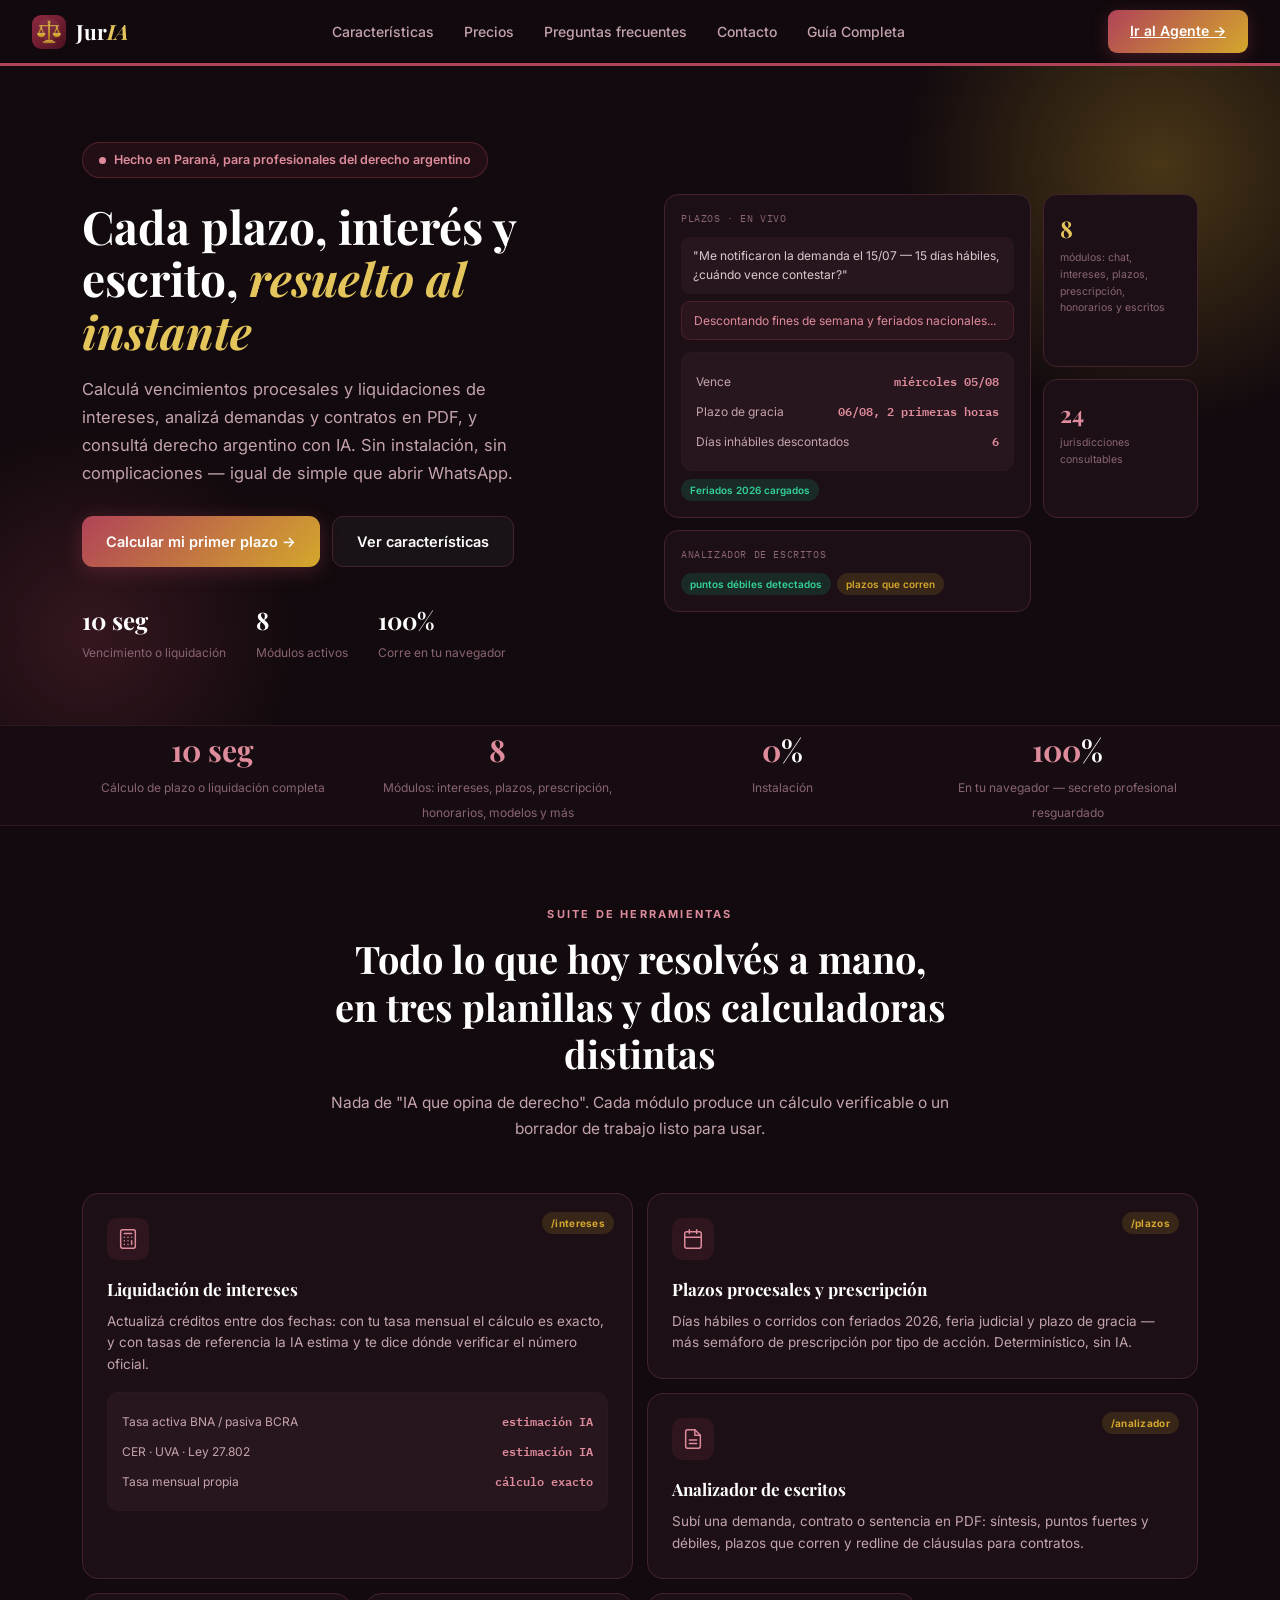
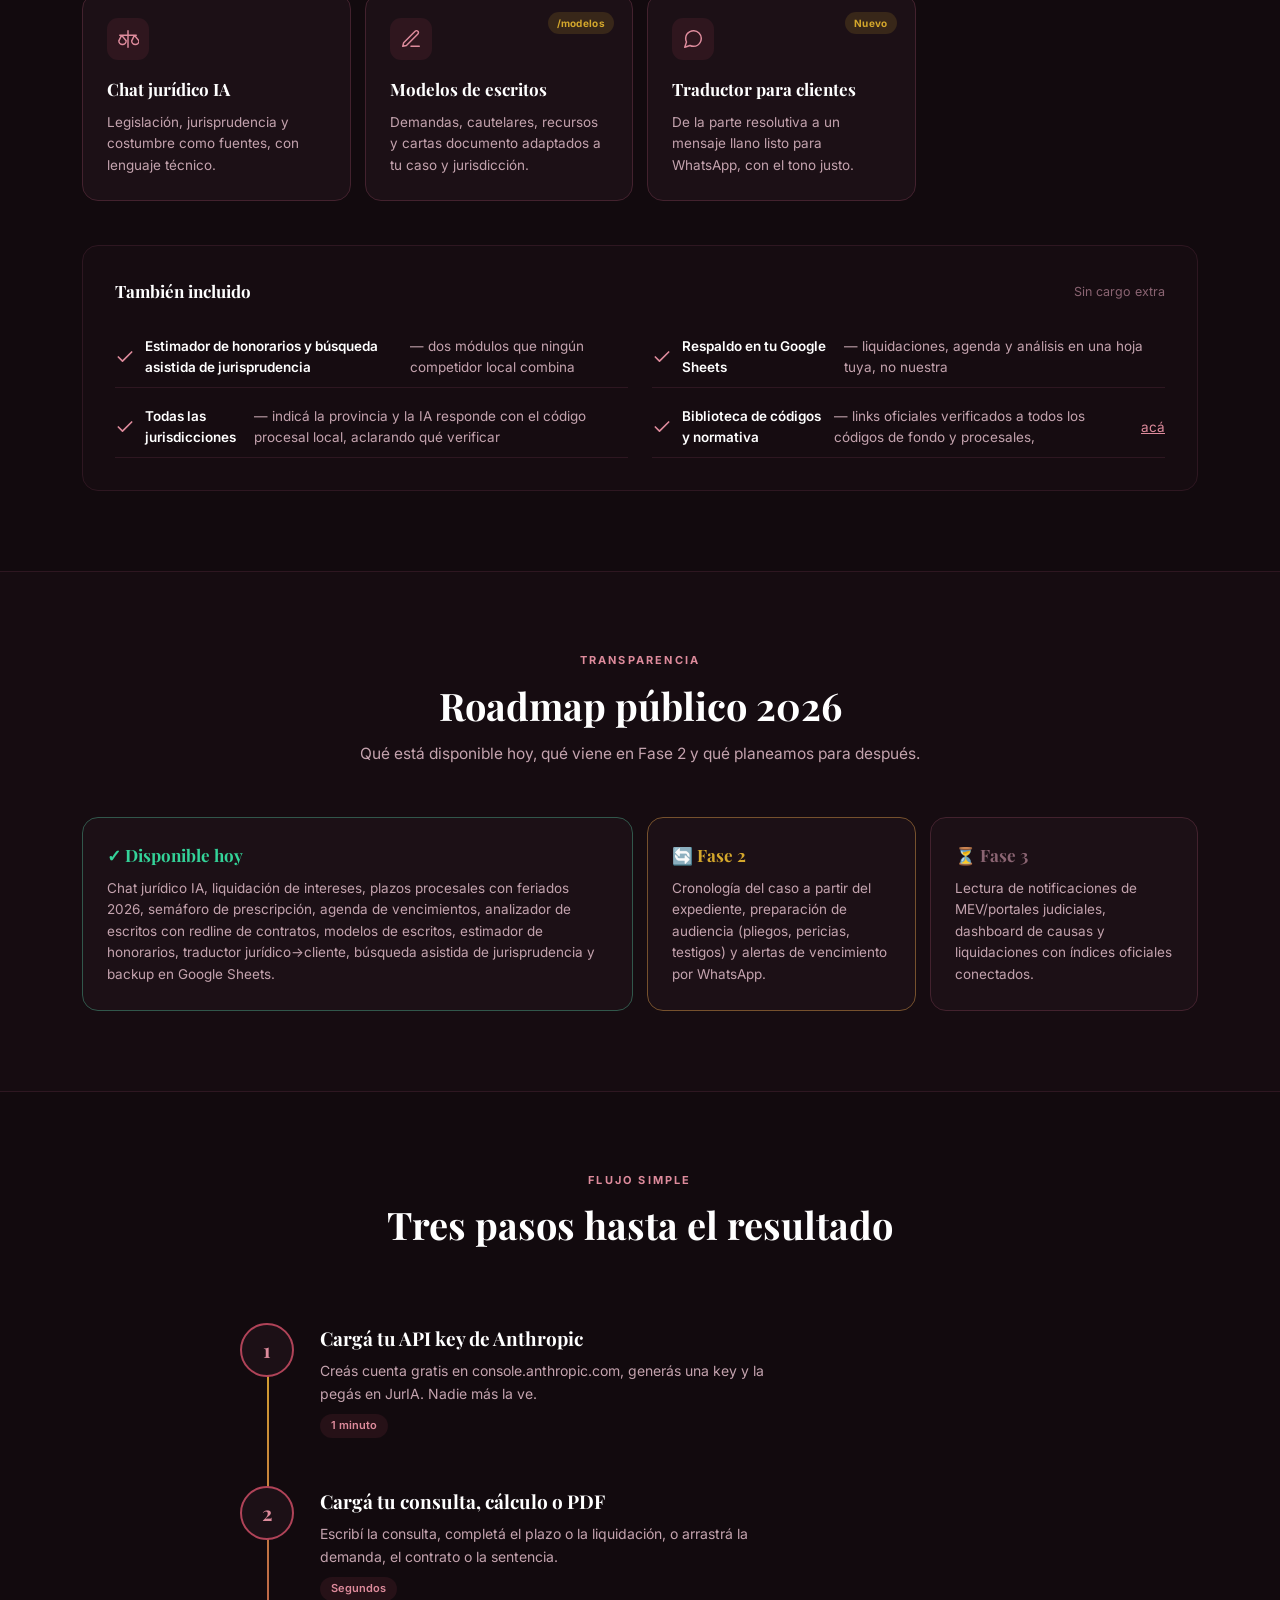
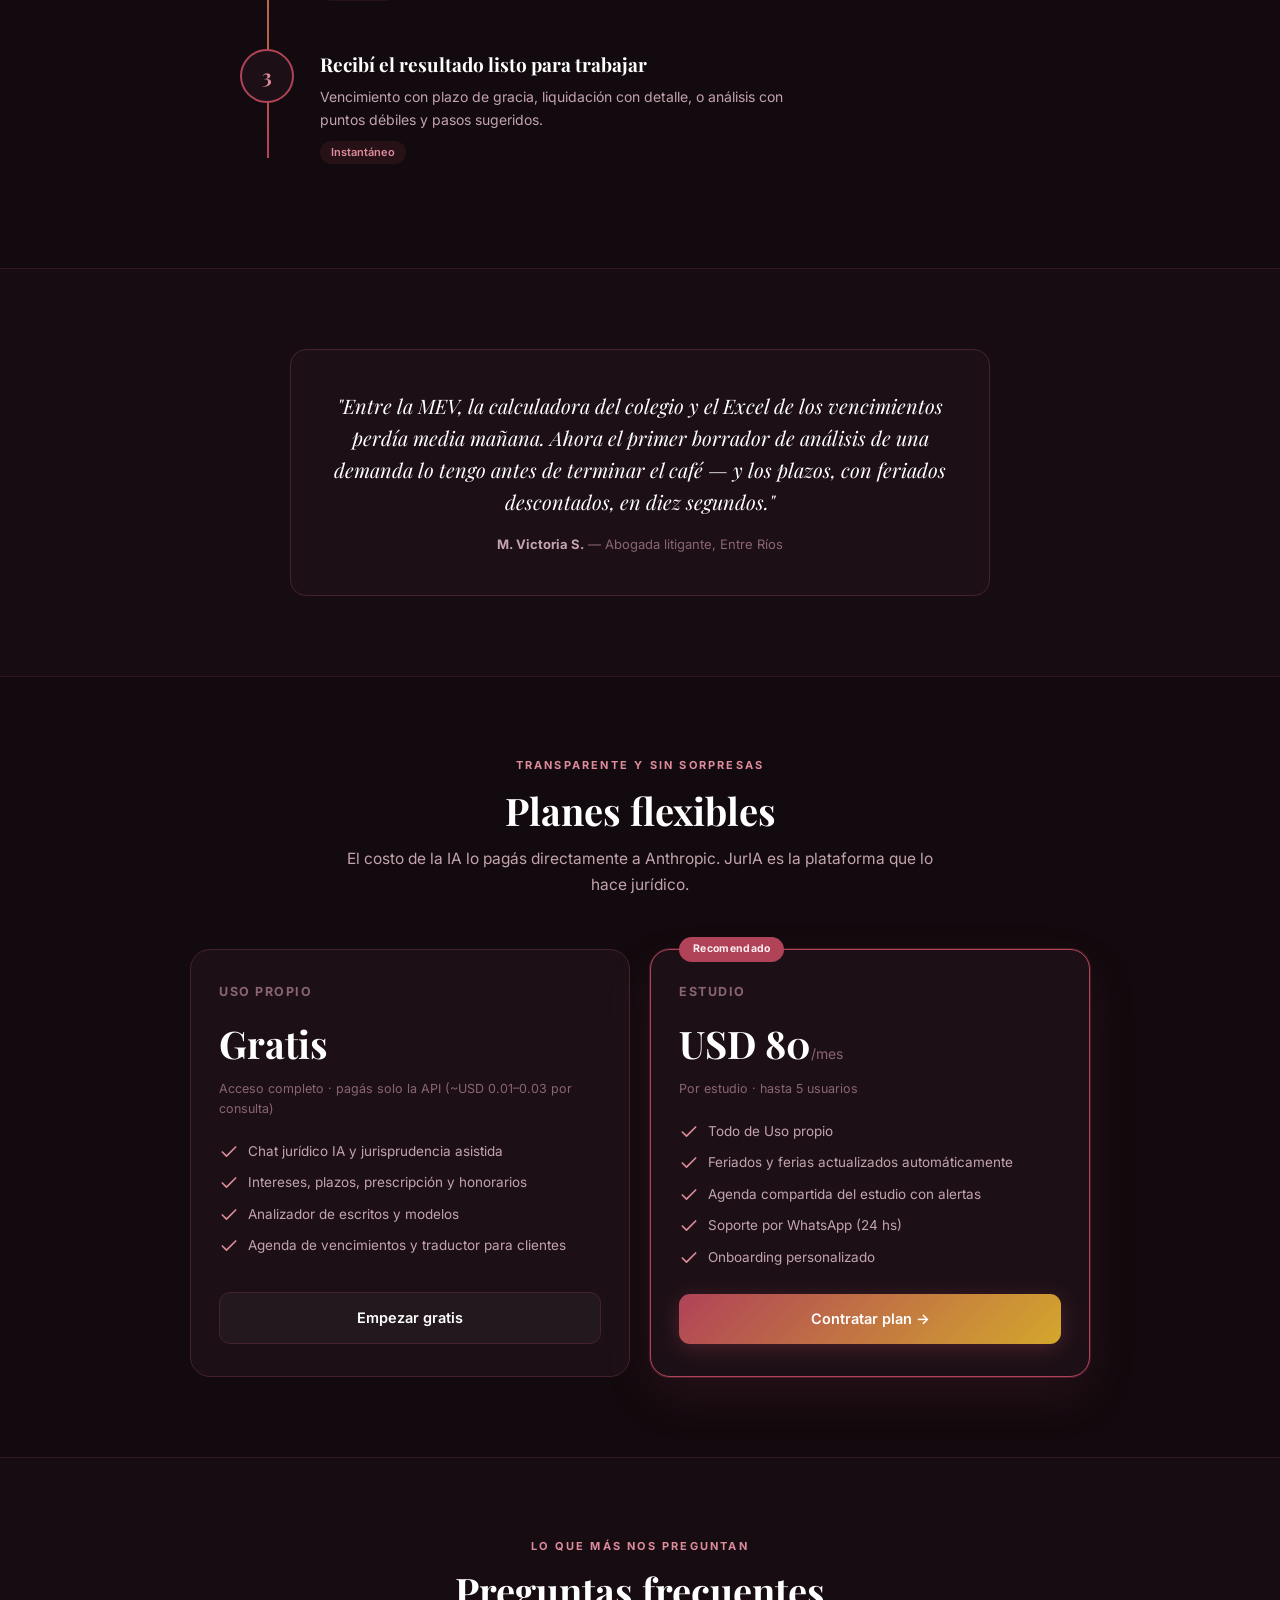
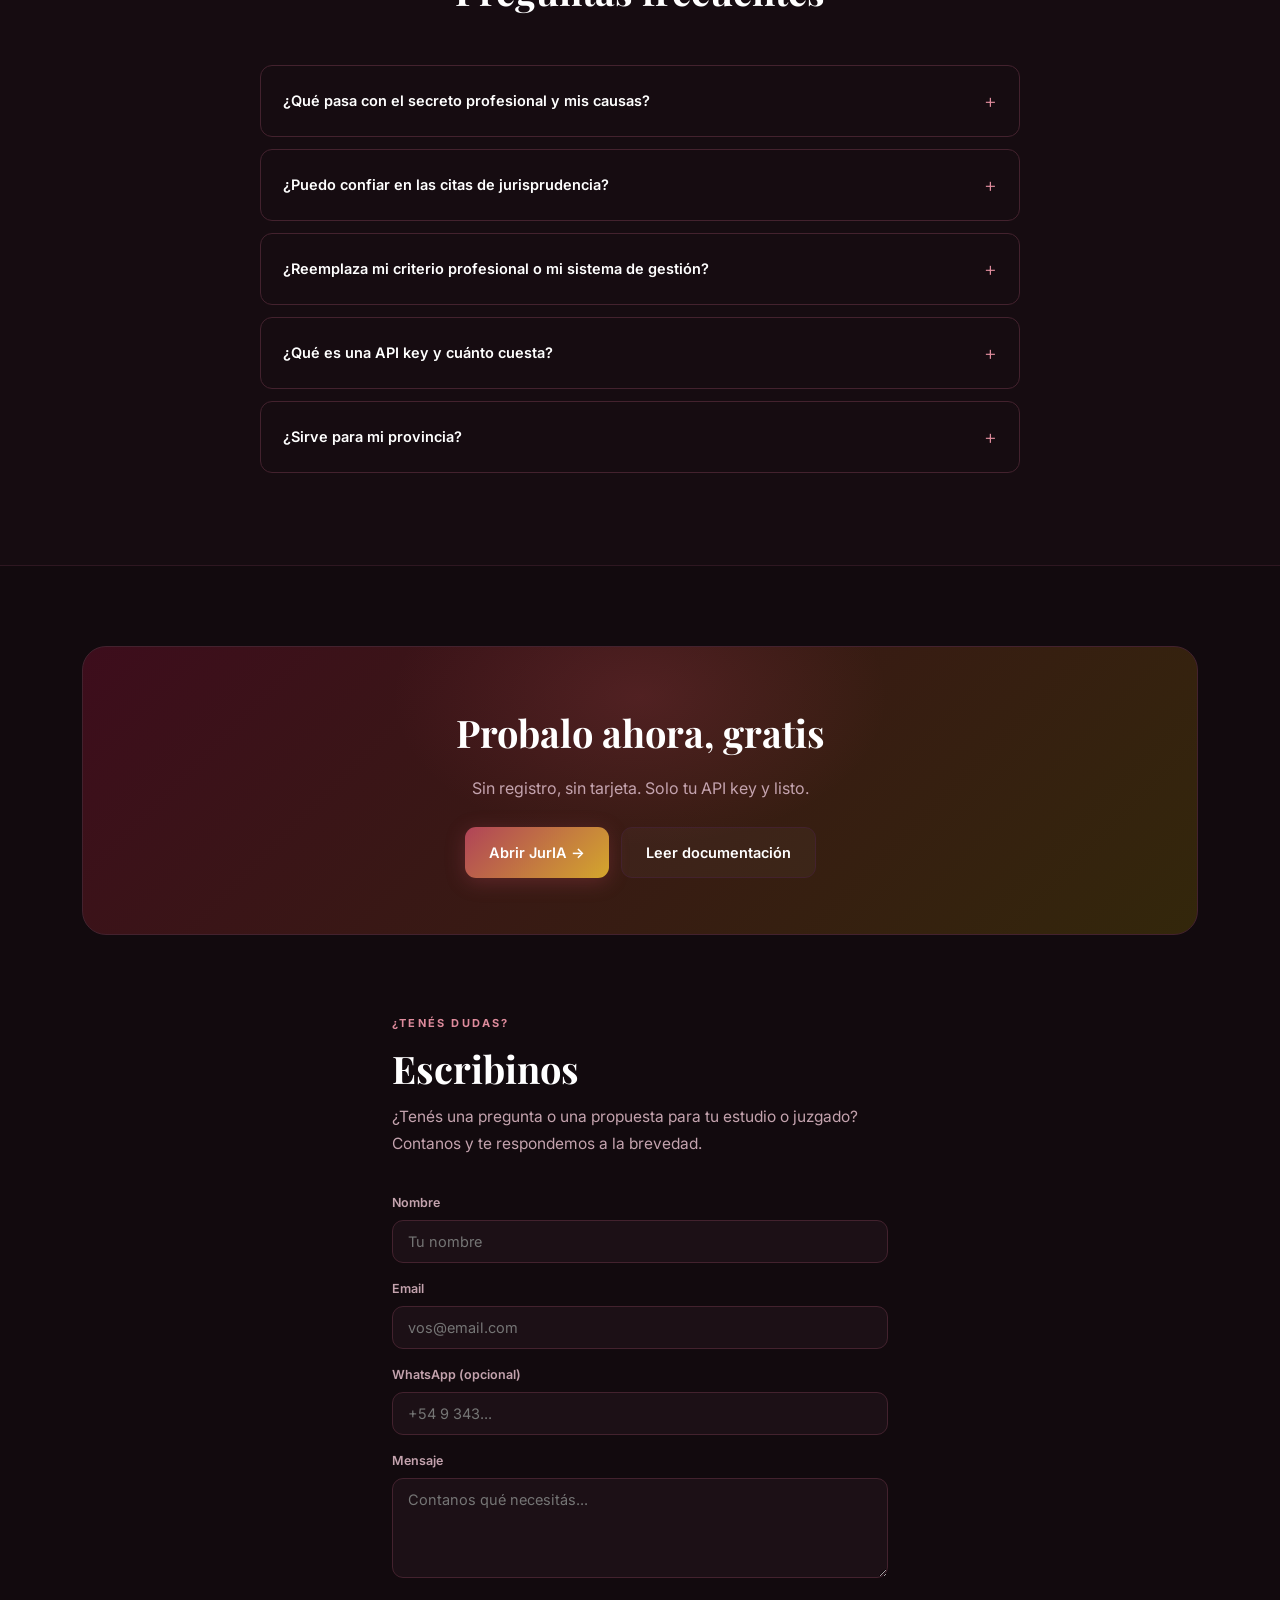
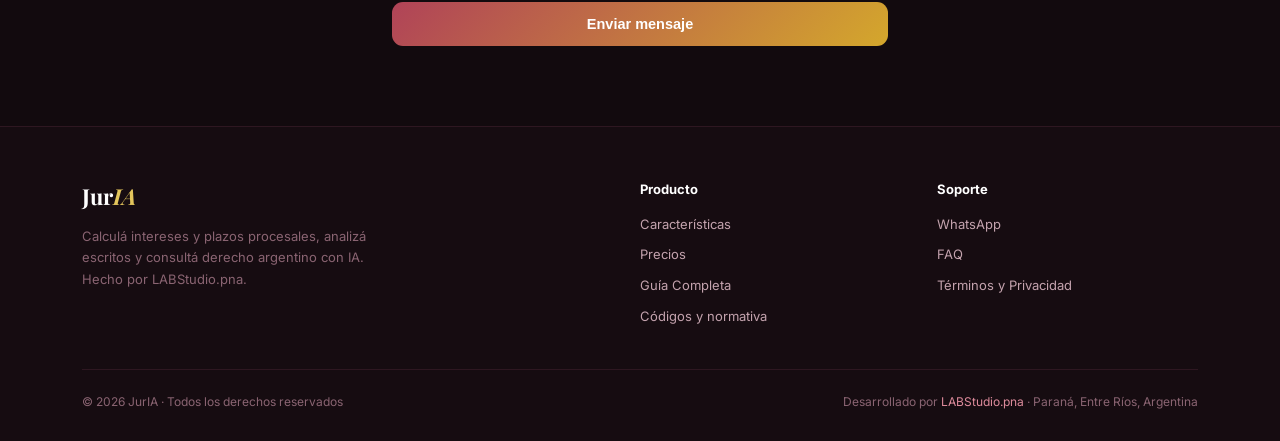
<file: index.html>
<!doctype html>
<html lang="es">
<head>
<meta charset="UTF-8">
<meta name="viewport" content="width=device-width, initial-scale=1.0">
<title>JurIA — Tu agente jurídico con IA</title>
<meta name="description" content="Calculá intereses y plazos procesales, analizá demandas y contratos, y consultá derecho argentino con IA. El agente para abogados, procuradores y magistrados. Sin instalación, sin complicaciones.">

<link rel="icon" type="image/png" sizes="32x32" href="favicon-32x32.png">
<link rel="icon" type="image/png" sizes="16x16" href="favicon-16x16.png">
<link rel="icon" type="image/png" sizes="192x192" href="favicon-192.png">
<link rel="icon" type="image/png" sizes="512x512" href="favicon-512.png">
<link rel="apple-touch-icon" sizes="180x180" href="apple-touch-icon.png">
<link rel="shortcut icon" href="favicon.ico">
<link rel="manifest" href="site.webmanifest">
<meta name="theme-color" content="#120A0E">
<meta name="apple-mobile-web-app-capable" content="yes">
<meta name="apple-mobile-web-app-title" content="JurIA">

<meta property="og:type" content="website">
<meta property="og:title" content="JurIA — Tu agente jurídico con IA">
<meta property="og:description" content="Calculá intereses y plazos procesales, analizá escritos y consultá derecho argentino con IA. Sin instalación, sin complicaciones.">
<meta property="og:image" content="https://labstudiopna.github.io/JurIA/og-image.png">
<meta property="og:image:width" content="1200">
<meta property="og:image:height" content="630">
<meta property="og:url" content="https://labstudiopna.github.io/JurIA/">
<meta name="twitter:card" content="summary_large_image">
<meta name="twitter:title" content="JurIA — Tu agente jurídico con IA">
<meta name="twitter:description" content="Intereses, plazos procesales y análisis de escritos con IA para profesionales del derecho.">
<meta name="twitter:image" content="https://labstudiopna.github.io/JurIA/og-image.png">

<link rel="preconnect" href="https://fonts.googleapis.com">
<link href="https://fonts.googleapis.com/css2?family=Playfair+Display:ital,wght@0,600;0,700;0,800;1,600&family=Inter:wght@400;500;600;700;800&family=IBM+Plex+Mono:wght@400;500;600&display=swap" rel="stylesheet">
<style>
*,*::before,*::after{box-sizing:border-box;margin:0;padding:0}
:root{
  --bg:#120A0E;--bg-2:#1C1016;--bg-3:#28161E;--bg-soft:#160C11;
  --border:#43222E;--border-soft:#2E1721;
  --text:#F8EEF1;--mid:#C4A3AE;--dim:#8A6472;
  --brand:#B04358;--brand-soft:#DE8B9C;--brand-2:#D4A72C;--brand-2-soft:#E3C55C;
  --amber:#D4A72C;--red:#F87171;--ok:#10B981;--ok-soft:#34D399;
  --serif:'Playfair Display',Georgia,serif;
  --sans:'Inter',system-ui,-apple-system,sans-serif;
  --mono:'IBM Plex Mono',monospace;
  --radius:16px;
}
</style>
<link rel="stylesheet" href="bento.css">
<script src="tracker.js" defer></script>
</head>
<body>

<nav>
  <a href="#" class="logo">
    <img src="favicon-192.png" alt="JurIA">
    <div class="logo-name">Jur<em>IA</em></div>
  </a>
  <ul class="nav-links">
    <li><a href="#features">Características</a></li>
    <li><a href="#pricing">Precios</a></li>
    <li><a href="#faq">Preguntas frecuentes</a></li>
    <li><a href="#contacto">Contacto</a></li>
    <li><a href="guia-completa.html" target="_blank">Guía Completa</a></li>
  </ul>
  <a href="agente-juria.html" class="nav-cta" id="nav-cta-desktop">Ir al Agente →</a>
  <button class="hamburger" id="hamburger" aria-label="Abrir menú" onclick="toggleMobileMenu()">
    <span></span><span></span><span></span>
  </button>
</nav>

<div class="mobile-menu" id="mobile-menu">
  <a href="#features" onclick="closeMobileMenu()">Características</a>
  <a href="#pricing" onclick="closeMobileMenu()">Precios</a>
  <a href="#faq" onclick="closeMobileMenu()">Preguntas frecuentes</a>
  <a href="#contacto" onclick="closeMobileMenu()">Contacto</a>
  <a href="guia-completa.html" target="_blank">Guía Completa</a>
  <a href="agente-juria.html" class="nav-cta">Ir al Agente →</a>
</div>

<!-- HERO -->
<section class="hero">
  <div class="hero-glow"></div>
  <div class="hero-glow-2"></div>
  <div class="container hero-grid">
    <div>
      <span class="pill"><span class="dot"></span>Hecho en Paraná, para profesionales del derecho argentino</span>
      <h1>Cada plazo, interés y escrito, <em>resuelto al instante</em></h1>
      <p class="lead">Calculá vencimientos procesales y liquidaciones de intereses, analizá demandas y contratos en PDF, y consultá derecho argentino con IA. Sin instalación, sin complicaciones — igual de simple que abrir WhatsApp.</p>
      <div class="hero-cta">
        <a href="agente-juria.html" class="btn btn-primary">Calcular mi primer plazo →</a>
        <a href="#features" class="btn btn-ghost">Ver características</a>
      </div>
      <div class="hero-stats">
        <div class="hstat"><b>10 seg</b><span>Vencimiento o liquidación</span></div>
        <div class="hstat"><b>8</b><span>Módulos activos</span></div>
        <div class="hstat"><b>100%</b><span>Corre en tu navegador</span></div>
      </div>
    </div>
    <div class="hero-bento">
      <div class="hb-tile hb-wide" style="grid-row:span 2">
        <div class="hb-tag">Plazos · en vivo</div>
        <div class="hb-chat-u">"Me notificaron la demanda el 15/07 — 15 días hábiles, ¿cuándo vence contestar?"</div>
        <div class="hb-chat-a">Descontando fines de semana y feriados nacionales...</div>
        <div class="bento-hero-visual" style="margin-top:12px">
          <div class="bhv-row"><span>Vence</span><b>miércoles 05/08</b></div>
          <div class="bhv-row"><span>Plazo de gracia</span><b>06/08, 2 primeras horas</b></div>
          <div class="bhv-row"><span>Días inhábiles descontados</span><b>6</b></div>
        </div>
        <div class="hb-badges">
          <span class="hb-badge g">Feriados 2026 cargados</span>
        </div>
      </div>
      <div class="hb-tile">
        <div class="hb-big">8</div>
        <div class="hb-lbl">módulos: chat, intereses, plazos, prescripción, honorarios y escritos</div>
      </div>
      <div class="hb-tile">
        <div class="hb-big g">24</div>
        <div class="hb-lbl">jurisdicciones consultables</div>
      </div>
      <div class="hb-tile hb-wide">
        <div class="hb-tag">Analizador de escritos</div>
        <div class="hb-badges">
          <span class="hb-badge g">puntos débiles detectados</span>
          <span class="hb-badge a">plazos que corren</span>
        </div>
      </div>
    </div>
  </div>
</section>

<!-- TRUST STRIP -->
<section class="trust" style="padding:0">
  <div class="container trust-grid">
    <div class="tstat"><b><em>10 seg</em></b><span>Cálculo de plazo o liquidación completa</span></div>
    <div class="tstat"><b><em>8</em></b><span>Módulos: intereses, plazos, prescripción, honorarios, modelos y más</span></div>
    <div class="tstat"><b><em>0</em>%</b><span>Instalación</span></div>
    <div class="tstat"><b><em>100</em>%</b><span>En tu navegador — secreto profesional resguardado</span></div>
  </div>
</section>

<!-- FEATURES BENTO -->
<section id="features">
  <div class="container">
    <div class="section-head">
      <span class="eyebrow">Suite de herramientas</span>
      <h2>Todo lo que hoy resolvés a mano, en tres planillas y dos calculadoras distintas</h2>
      <p>Nada de "IA que opina de derecho". Cada módulo produce un cálculo verificable o un borrador de trabajo listo para usar.</p>
    </div>

    <div class="bento-grid">
      <div class="bento b-2x2">
        <span class="badge-new">/intereses</span>
        <div class="icon-wrap"><svg viewBox="0 0 24 24" fill="none" stroke="currentColor" stroke-width="1.6" stroke-linecap="round" stroke-linejoin="round" width="22" height="22"><rect x="4" y="2" width="16" height="20" rx="2"/><line x1="8" y1="6" x2="16" y2="6"/><line x1="8" y1="10" x2="8" y2="10.01"/><line x1="12" y1="10" x2="12" y2="10.01"/><line x1="16" y1="10" x2="16" y2="10.01"/><line x1="8" y1="14" x2="8" y2="14.01"/><line x1="12" y1="14" x2="12" y2="14.01"/><line x1="16" y1="14" x2="16" y2="18"/><line x1="8" y1="18" x2="8" y2="18.01"/><line x1="12" y1="18" x2="12" y2="18.01"/></svg></div>
        <h3>Liquidación de intereses</h3>
        <p>Actualizá créditos entre dos fechas: con tu tasa mensual el cálculo es exacto, y con tasas de referencia la IA estima y te dice dónde verificar el número oficial.</p>
        <div class="bento-hero-visual">
          <div class="bhv-row"><span>Tasa activa BNA / pasiva BCRA</span><b>estimación IA</b></div>
          <div class="bhv-row"><span>CER · UVA · Ley 27.802</span><b>estimación IA</b></div>
          <div class="bhv-row"><span>Tasa mensual propia</span><b>cálculo exacto</b></div>
        </div>
      </div>
      <div class="bento b-2x1">
        <span class="badge-new">/plazos</span>
        <div class="icon-wrap"><svg viewBox="0 0 24 24" fill="none" stroke="currentColor" stroke-width="1.6" stroke-linecap="round" stroke-linejoin="round" width="22" height="22"><rect x="3" y="4" width="18" height="18" rx="2"/><line x1="16" y1="2" x2="16" y2="6"/><line x1="8" y1="2" x2="8" y2="6"/><line x1="3" y1="10" x2="21" y2="10"/></svg></div>
        <h3>Plazos procesales y prescripción</h3>
        <p>Días hábiles o corridos con feriados 2026, feria judicial y plazo de gracia — más semáforo de prescripción por tipo de acción. Determinístico, sin IA.</p>
      </div>
      <div class="bento b-2x1">
        <span class="badge-new">/analizador</span>
        <div class="icon-wrap"><svg viewBox="0 0 24 24" fill="none" stroke="currentColor" stroke-width="1.6" stroke-linecap="round" stroke-linejoin="round" width="22" height="22"><path d="M14 2H6a2 2 0 0 0-2 2v16a2 2 0 0 0 2 2h12a2 2 0 0 0 2-2V8z"/><polyline points="14 2 14 8 20 8"/><line x1="16" y1="13" x2="8" y2="13"/><line x1="16" y1="17" x2="8" y2="17"/></svg></div>
        <h3>Analizador de escritos</h3>
        <p>Subí una demanda, contrato o sentencia en PDF: síntesis, puntos fuertes y débiles, plazos que corren y redline de cláusulas para contratos.</p>
      </div>
      <div class="bento b-1x1">
        <div class="icon-wrap"><svg viewBox="0 0 24 24" fill="none" stroke="currentColor" stroke-width="1.6" stroke-linecap="round" stroke-linejoin="round" width="22" height="22"><path d="M12 3v18M5 8l-3 6a4 4 0 0 0 8 0zM19 8l-3 6a4 4 0 0 0 8 0zM3 8h18"/></svg></div>
        <h3>Chat jurídico IA</h3>
        <p>Legislación, jurisprudencia y costumbre como fuentes, con lenguaje técnico.</p>
      </div>
      <div class="bento b-1x1">
        <span class="badge-new">/modelos</span>
        <div class="icon-wrap"><svg viewBox="0 0 24 24" fill="none" stroke="currentColor" stroke-width="1.6" stroke-linecap="round" stroke-linejoin="round" width="22" height="22"><path d="M12 20h9"/><path d="M16.5 3.5a2.121 2.121 0 0 1 3 3L7 19l-4 1 1-4L16.5 3.5z"/></svg></div>
        <h3>Modelos de escritos</h3>
        <p>Demandas, cautelares, recursos y cartas documento adaptados a tu caso y jurisdicción.</p>
      </div>
      <div class="bento b-1x1">
        <span class="badge-new">Nuevo</span>
        <div class="icon-wrap"><svg viewBox="0 0 24 24" fill="none" stroke="currentColor" stroke-width="1.6" stroke-linecap="round" stroke-linejoin="round" width="22" height="22"><path d="M21 11.5a8.38 8.38 0 0 1-.9 3.8 8.5 8.5 0 0 1-7.6 4.7 8.38 8.38 0 0 1-3.8-.9L3 21l1.9-5.7a8.38 8.38 0 0 1-.9-3.8 8.5 8.5 0 0 1 4.7-7.6 8.38 8.38 0 0 1 3.8-.9h.5a8.48 8.48 0 0 1 8 8v.5z"/></svg></div>
        <h3>Traductor para clientes</h3>
        <p>De la parte resolutiva a un mensaje llano listo para WhatsApp, con el tono justo.</p>
      </div>
    </div>

    <div class="included">
      <div class="included-head">
        <h4>También incluido</h4>
        <span>Sin cargo extra</span>
      </div>
      <div class="included-grid">
        <div class="inc-item"><span class="icon"><svg viewBox="0 0 24 24" fill="none" stroke="currentColor" stroke-width="2" stroke-linecap="round" stroke-linejoin="round" width="16" height="16"><polyline points="20 6 9 17 4 12"/></svg></span><b>Estimador de honorarios y búsqueda asistida de jurisprudencia</b> — dos módulos que ningún competidor local combina</div>
        <div class="inc-item"><span class="icon"><svg viewBox="0 0 24 24" fill="none" stroke="currentColor" stroke-width="2" stroke-linecap="round" stroke-linejoin="round" width="16" height="16"><polyline points="20 6 9 17 4 12"/></svg></span><b>Respaldo en tu Google Sheets</b> — liquidaciones, agenda y análisis en una hoja tuya, no nuestra</div>
        <div class="inc-item"><span class="icon"><svg viewBox="0 0 24 24" fill="none" stroke="currentColor" stroke-width="2" stroke-linecap="round" stroke-linejoin="round" width="16" height="16"><polyline points="20 6 9 17 4 12"/></svg></span><b>Todas las jurisdicciones</b> — indicá la provincia y la IA responde con el código procesal local, aclarando qué verificar</div>
        <div class="inc-item"><span class="icon"><svg viewBox="0 0 24 24" fill="none" stroke="currentColor" stroke-width="2" stroke-linecap="round" stroke-linejoin="round" width="16" height="16"><polyline points="20 6 9 17 4 12"/></svg></span><b>Biblioteca de códigos y normativa</b> — links oficiales verificados a todos los códigos de fondo y procesales, <a href="codigos.html" style="color:var(--brand-soft)">acá</a></div>
      </div>
    </div>
  </div>
</section>

<!-- ROADMAP -->
<section style="background:var(--bg-soft);border-top:1px solid var(--border-soft);border-bottom:1px solid var(--border-soft)">
  <div class="container">
    <div class="section-head">
      <span class="eyebrow">Transparencia</span>
      <h2>Roadmap público 2026</h2>
      <p>Qué está disponible hoy, qué viene en Fase 2 y qué planeamos para después.</p>
    </div>
    <div class="bento-grid">
      <div class="bento b-2x1" style="border-color:color-mix(in srgb, var(--ok) 35%, var(--border))">
        <h3 style="color:var(--ok-soft)">✓ Disponible hoy</h3>
        <p>Chat jurídico IA, liquidación de intereses, plazos procesales con feriados 2026, semáforo de prescripción, agenda de vencimientos, analizador de escritos con redline de contratos, modelos de escritos, estimador de honorarios, traductor jurídico→cliente, búsqueda asistida de jurisprudencia y backup en Google Sheets.</p>
      </div>
      <div class="bento b-1x1" style="border-color:color-mix(in srgb, var(--amber) 35%, var(--border))">
        <h3 style="color:var(--amber)">🔄 Fase 2</h3>
        <p>Cronología del caso a partir del expediente, preparación de audiencia (pliegos, pericias, testigos) y alertas de vencimiento por WhatsApp.</p>
      </div>
      <div class="bento b-1x1">
        <h3 style="color:var(--dim)">⏳ Fase 3</h3>
        <p>Lectura de notificaciones de MEV/portales judiciales, dashboard de causas y liquidaciones con índices oficiales conectados.</p>
      </div>
    </div>
  </div>
</section>

<!-- STEPS -->
<section>
  <div class="container">
    <div class="section-head">
      <span class="eyebrow">Flujo simple</span>
      <h2>Tres pasos hasta el resultado</h2>
    </div>
    <div class="steps-wrap">
      <div class="step">
        <div class="stepn">1</div>
        <div>
          <div class="stept">Cargá tu API key de Anthropic</div>
          <div class="stepd">Creás cuenta gratis en console.anthropic.com, generás una key y la pegás en JurIA. Nadie más la ve.</div>
          <span class="stag">1 minuto</span>
        </div>
      </div>
      <div class="step">
        <div class="stepn">2</div>
        <div>
          <div class="stept">Cargá tu consulta, cálculo o PDF</div>
          <div class="stepd">Escribí la consulta, completá el plazo o la liquidación, o arrastrá la demanda, el contrato o la sentencia.</div>
          <span class="stag">Segundos</span>
        </div>
      </div>
      <div class="step">
        <div class="stepn">3</div>
        <div>
          <div class="stept">Recibí el resultado listo para trabajar</div>
          <div class="stepd">Vencimiento con plazo de gracia, liquidación con detalle, o análisis con puntos débiles y pasos sugeridos.</div>
          <span class="stag">Instantáneo</span>
        </div>
      </div>
    </div>
  </div>
</section>

<!-- TESTIMONIAL -->
<section style="background:var(--bg-soft);border-top:1px solid var(--border-soft);border-bottom:1px solid var(--border-soft)">
  <div class="container">
    <div class="bento" style="max-width:700px;margin:0 auto;text-align:center;padding:40px">
      <p style="font-family:var(--serif);font-size:20px;font-style:italic;color:#fff;line-height:1.6;margin-bottom:16px">"Entre la MEV, la calculadora del colegio y el Excel de los vencimientos perdía media mañana. Ahora el primer borrador de análisis de una demanda lo tengo antes de terminar el café — y los plazos, con feriados descontados, en diez segundos."</p>
      <div style="font-size:13px;color:var(--dim)"><b style="color:var(--mid)">M. Victoria S.</b> — Abogada litigante, Entre Ríos</div>
    </div>
  </div>
</section>

<!-- PRICING -->
<section id="pricing">
  <div class="container">
    <div class="section-head">
      <span class="eyebrow">Transparente y sin sorpresas</span>
      <h2>Planes flexibles</h2>
      <p>El costo de la IA lo pagás directamente a Anthropic. JurIA es la plataforma que lo hace jurídico.</p>
    </div>
    <div class="pgrid">
      <div class="plan">
        <h3>Uso propio</h3>
        <div class="price">Gratis</div>
        <div class="period">Acceso completo · pagás solo la API (~USD 0.01–0.03 por consulta)</div>
        <ul>
          <li><span class="icon"><svg viewBox="0 0 24 24" fill="none" stroke="currentColor" stroke-width="2" stroke-linecap="round" stroke-linejoin="round" width="16" height="16"><polyline points="20 6 9 17 4 12"/></svg></span>Chat jurídico IA y jurisprudencia asistida</li>
          <li><span class="icon"><svg viewBox="0 0 24 24" fill="none" stroke="currentColor" stroke-width="2" stroke-linecap="round" stroke-linejoin="round" width="16" height="16"><polyline points="20 6 9 17 4 12"/></svg></span>Intereses, plazos, prescripción y honorarios</li>
          <li><span class="icon"><svg viewBox="0 0 24 24" fill="none" stroke="currentColor" stroke-width="2" stroke-linecap="round" stroke-linejoin="round" width="16" height="16"><polyline points="20 6 9 17 4 12"/></svg></span>Analizador de escritos y modelos</li>
          <li><span class="icon"><svg viewBox="0 0 24 24" fill="none" stroke="currentColor" stroke-width="2" stroke-linecap="round" stroke-linejoin="round" width="16" height="16"><polyline points="20 6 9 17 4 12"/></svg></span>Agenda de vencimientos y traductor para clientes</li>
        </ul>
        <a href="agente-juria.html" class="btn btn-ghost" style="justify-content:center">Empezar gratis</a>
      </div>
      <div class="plan feat">
        <span class="plan-badge">Recomendado</span>
        <h3>Estudio</h3>
        <div class="price">USD 80<small>/mes</small></div>
        <div class="period">Por estudio · hasta 5 usuarios</div>
        <ul>
          <li><span class="icon"><svg viewBox="0 0 24 24" fill="none" stroke="currentColor" stroke-width="2" stroke-linecap="round" stroke-linejoin="round" width="16" height="16"><polyline points="20 6 9 17 4 12"/></svg></span>Todo de Uso propio</li>
          <li><span class="icon"><svg viewBox="0 0 24 24" fill="none" stroke="currentColor" stroke-width="2" stroke-linecap="round" stroke-linejoin="round" width="16" height="16"><polyline points="20 6 9 17 4 12"/></svg></span>Feriados y ferias actualizados automáticamente</li>
          <li><span class="icon"><svg viewBox="0 0 24 24" fill="none" stroke="currentColor" stroke-width="2" stroke-linecap="round" stroke-linejoin="round" width="16" height="16"><polyline points="20 6 9 17 4 12"/></svg></span>Agenda compartida del estudio con alertas</li>
          <li><span class="icon"><svg viewBox="0 0 24 24" fill="none" stroke="currentColor" stroke-width="2" stroke-linecap="round" stroke-linejoin="round" width="16" height="16"><polyline points="20 6 9 17 4 12"/></svg></span>Soporte por WhatsApp (24 hs)</li>
          <li><span class="icon"><svg viewBox="0 0 24 24" fill="none" stroke="currentColor" stroke-width="2" stroke-linecap="round" stroke-linejoin="round" width="16" height="16"><polyline points="20 6 9 17 4 12"/></svg></span>Onboarding personalizado</li>
        </ul>
        <a href="agente-juria.html" class="btn btn-primary" style="justify-content:center">Contratar plan →</a>
      </div>
    </div>
  </div>
</section>

<!-- FAQ -->
<section id="faq" style="background:var(--bg-soft);border-top:1px solid var(--border-soft);border-bottom:1px solid var(--border-soft)">
  <div class="container">
    <div class="section-head">
      <span class="eyebrow">Lo que más nos preguntan</span>
      <h2>Preguntas frecuentes</h2>
    </div>
    <div class="faq-wrap">
      <div class="faqitem">
        <div class="faqq" onclick="toggleFaq(this)">¿Qué pasa con el secreto profesional y mis causas?<span class="faqico">+</span></div>
        <div class="faqa">JurIA no tiene backend propio. Tu API key y el contenido de tus consultas van directo de tu navegador a Anthropic — nosotros no vemos, guardamos ni procesamos el contenido de tus causas. Lo que decidas guardar (liquidaciones, agenda) queda en tu navegador o en tu propio Google Sheets.</div>
      </div>
      <div class="faqitem">
        <div class="faqq" onclick="toggleFaq(this)">¿Puedo confiar en las citas de jurisprudencia?<span class="faqico">+</span></div>
        <div class="faqa">No a ciegas — y JurIA es honesto con eso. La IA está instruida para no inventar fallos con carátula y fecha como si fueran verificados, y para recordarte verificar toda cita en SAIJ, CSJN o tu editorial jurídica antes de presentarla. Los cálculos de plazos y prescripción, en cambio, son aritmética pura sin IA.</div>
      </div>
      <div class="faqitem">
        <div class="faqq" onclick="toggleFaq(this)">¿Reemplaza mi criterio profesional o mi sistema de gestión?<span class="faqico">+</span></div>
        <div class="faqa">No. Es una herramienta de apoyo para abogados, procuradores y magistrados: acelera cálculos, borradores y primeras lecturas de documentos. La estrategia, la firma y la responsabilidad profesional siguen siendo tuyas.</div>
      </div>
      <div class="faqitem">
        <div class="faqq" onclick="toggleFaq(this)">¿Qué es una API key y cuánto cuesta?<span class="faqico">+</span></div>
        <div class="faqa">Es una clave personal para usar la IA de Anthropic. Creás cuenta gratis en console.anthropic.com, cargás crédito y generás tu key. Con USD 5 hacés varios cientos de consultas o decenas de análisis de escritos.</div>
      </div>
      <div class="faqitem">
        <div class="faqq" onclick="toggleFaq(this)">¿Sirve para mi provincia?<span class="faqico">+</span></div>
        <div class="faqa">Sí. Indicás la jurisdicción y la IA responde con el código procesal y la normativa local que conoce, aclarando qué conviene verificar en acordadas o boletines. La calculadora de plazos te deja cargar feriados provinciales y ferias propias de tu tribunal.</div>
      </div>
    </div>
  </div>
</section>

<!-- CTA FINAL -->
<section id="contacto">
  <div class="container">
    <div class="cta-final">
      <h2>Probalo ahora, gratis</h2>
      <p>Sin registro, sin tarjeta. Solo tu API key y listo.</p>
      <div class="hero-cta">
        <a href="agente-juria.html" class="btn btn-primary">Abrir JurIA →</a>
        <a href="guia-completa.html" target="_blank" class="btn btn-ghost">Leer documentación</a>
      </div>
    </div>
  </div>
</section>

<!-- CONTACTO -->
<section style="padding-top:0">
  <div class="container contact-wrap">
    <div class="section-head" style="text-align:left;margin-bottom:0">
      <span class="eyebrow">¿Tenés dudas?</span>
      <h2>Escribinos</h2>
      <p>¿Tenés una pregunta o una propuesta para tu estudio o juzgado? Contanos y te respondemos a la brevedad.</p>
    </div>
    <form class="cform" id="contactForm" action="https://formspree.io/f/TU_FORM_ID_JURIA" method="POST">
      <div class="cfield">
        <label for="cf-name">Nombre</label>
        <input id="cf-name" type="text" name="name" required placeholder="Tu nombre">
      </div>
      <div class="cfield">
        <label for="cf-email">Email</label>
        <input id="cf-email" type="email" name="email" required placeholder="vos@email.com">
      </div>
      <div class="cfield">
        <label for="cf-whatsapp">WhatsApp (opcional)</label>
        <input id="cf-whatsapp" type="tel" name="whatsapp" placeholder="+54 9 343...">
      </div>
      <div class="cfield">
        <label for="cf-msg">Mensaje</label>
        <textarea id="cf-msg" name="message" required placeholder="Contanos qué necesitás..."></textarea>
      </div>
      <input type="hidden" name="_subject" value="Nuevo contacto — JurIA">
      <button type="submit" class="cform-submit" id="cform-submit">Enviar mensaje</button>
      <div class="cform-status" id="cform-status" role="status" aria-live="polite"></div>
    </form>
  </div>
</section>

<!-- FOOTER -->
<footer class="site">
  <div class="container">
    <div class="foot-grid">
      <div class="foot-brand">
        <div class="logo-name">Jur<em>IA</em></div>
        <p>Calculá intereses y plazos procesales, analizá escritos y consultá derecho argentino con IA. Hecho por LABStudio.pna.</p>
      </div>
      <div class="foot-links">
        <b>Producto</b>
        <a href="#features">Características</a>
        <a href="#pricing">Precios</a>
        <a href="guia-completa.html">Guía Completa</a>
        <a href="codigos.html">Códigos y normativa</a>
      </div>
      <div class="foot-links">
        <b>Soporte</b>
        <a href="https://wa.me/5493435344597?text=Hola,%20quiero%20info%20sobre%20JurIA">WhatsApp</a>
        <a href="#faq">FAQ</a>
        <a href="terminos.html">Términos y Privacidad</a>
      </div>
    </div>
    <div class="foot-bottom">
      <span>© 2026 JurIA · Todos los derechos reservados</span>
      <span>Desarrollado por <a href="https://labstudiopna.github.io" target="_blank">LABStudio.pna</a> · Paraná, Entre Ríos, Argentina</span>
    </div>
  </div>
</footer>

<script>
function toggleMobileMenu(){
  document.getElementById('hamburger').classList.toggle('active');
  document.getElementById('mobile-menu').classList.toggle('active');
}
function closeMobileMenu(){
  document.getElementById('hamburger').classList.remove('active');
  document.getElementById('mobile-menu').classList.remove('active');
}
document.querySelector('.logo').addEventListener('click', closeMobileMenu);

function toggleFaq(el){
  const item=el.parentElement;
  const isOpen=item.classList.contains('open');
  document.querySelectorAll('.faqitem').forEach(i=>i.classList.remove('open'));
  if(!isOpen)item.classList.add('open');
}

(function(){
  const isTouch = window.matchMedia('(hover: none)').matches;
  const cards = document.querySelectorAll('.bento, .hb-tile');
  cards.forEach(card => {
    card.addEventListener('mousemove', (e) => {
      const r = card.getBoundingClientRect();
      card.style.setProperty('--mx', (e.clientX - r.left) + 'px');
      card.style.setProperty('--my', (e.clientY - r.top) + 'px');
      if (isTouch) return;
      const rx = (((e.clientY - r.top) / r.height) - 0.5) * -4;
      const ry = (((e.clientX - r.left) / r.width) - 0.5) * 4;
      card.style.transform = `perspective(700px) rotateX(${rx}deg) rotateY(${ry}deg) translateY(-2px)`;
    });
    card.addEventListener('mouseleave', () => {
      card.style.transform = 'perspective(700px) rotateX(0) rotateY(0) translateY(0)';
    });
  });
})();

const obs = new IntersectionObserver(entries => {
  entries.forEach(e => {
    if (e.isIntersecting) { e.target.style.opacity = '1'; e.target.style.transform = 'translateY(0)'; }
  });
}, { threshold: 0.1 });
document.querySelectorAll('.bento, .step, .plan, .hb-tile').forEach(el => {
  el.style.opacity = '0'; el.style.transform = 'translateY(16px)';
  el.style.transition = 'opacity .5s ease, transform .5s ease';
  obs.observe(el);
});

const contactForm = document.getElementById('contactForm');
if (contactForm) {
  contactForm.addEventListener('submit', async (e) => {
    e.preventDefault();
    const btn = document.getElementById('cform-submit');
    const status = document.getElementById('cform-status');
    btn.disabled = true;
    btn.textContent = 'Enviando...';
    status.className = 'cform-status show';
    status.textContent = '';
    try {
      const res = await fetch(contactForm.action, { method: 'POST', body: new FormData(contactForm), headers: { 'Accept': 'application/json' } });
      if (res.ok) {
        status.className = 'cform-status show ok';
        status.textContent = '¡Listo! Te respondemos a la brevedad.';
        contactForm.reset();
      } else { throw new Error('error'); }
    } catch (err) {
      status.className = 'cform-status show err';
      status.textContent = 'No pudimos enviar el mensaje. Escribinos por WhatsApp.';
    } finally {
      btn.disabled = false;
      btn.textContent = 'Enviar mensaje';
    }
  });
}
</script>
</body>
</html>
</file>
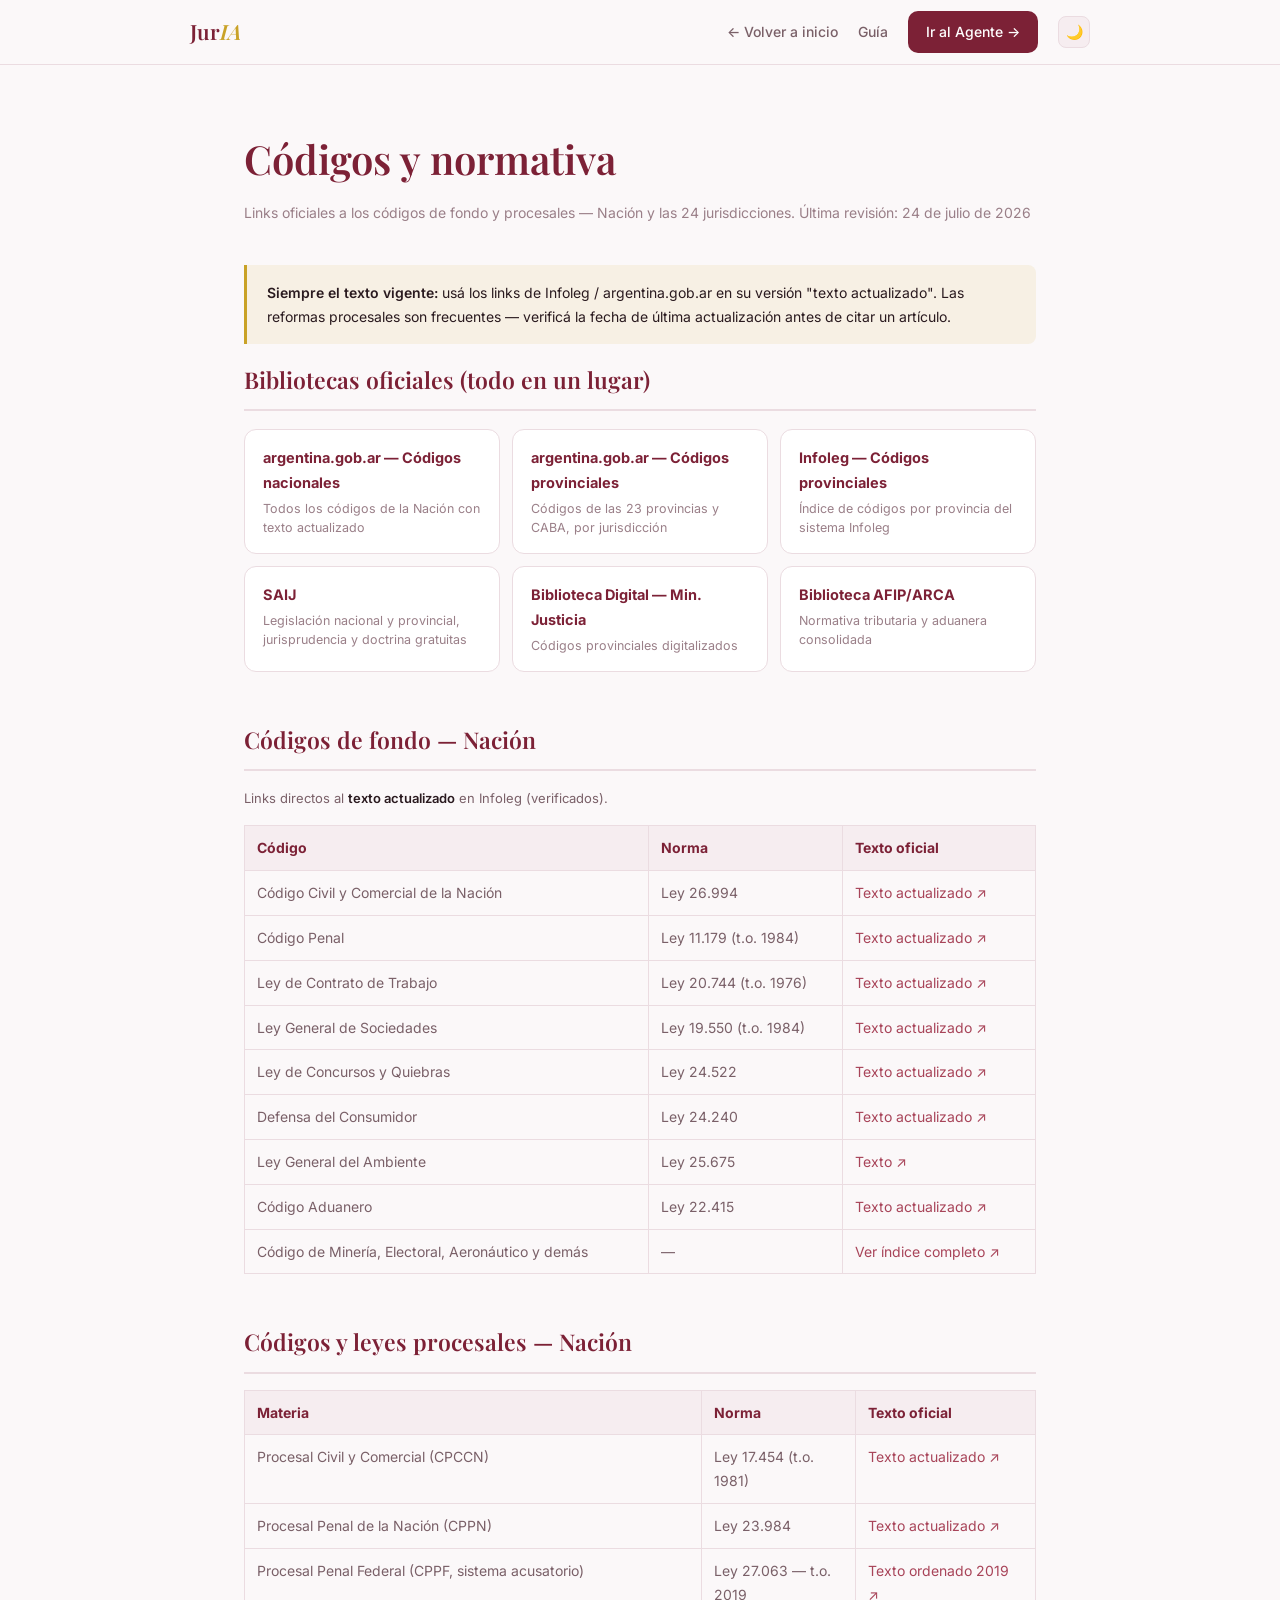
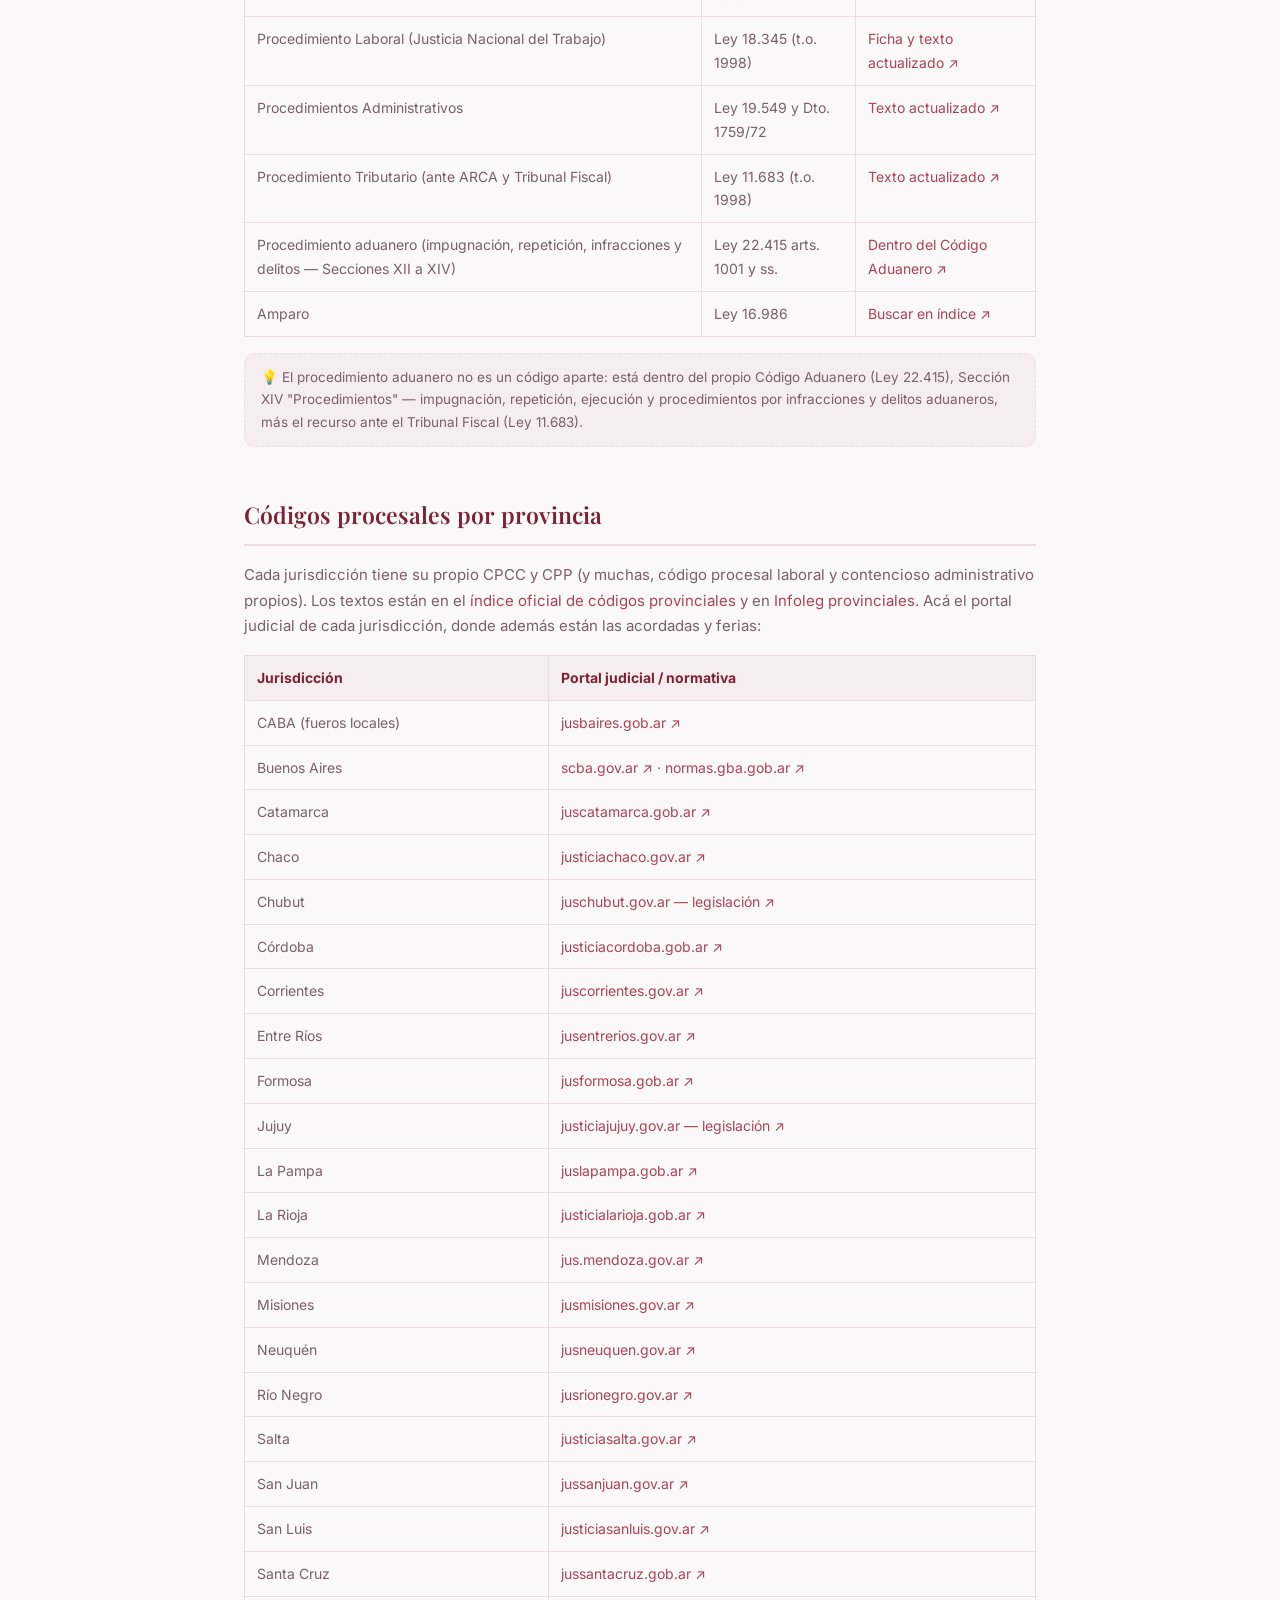
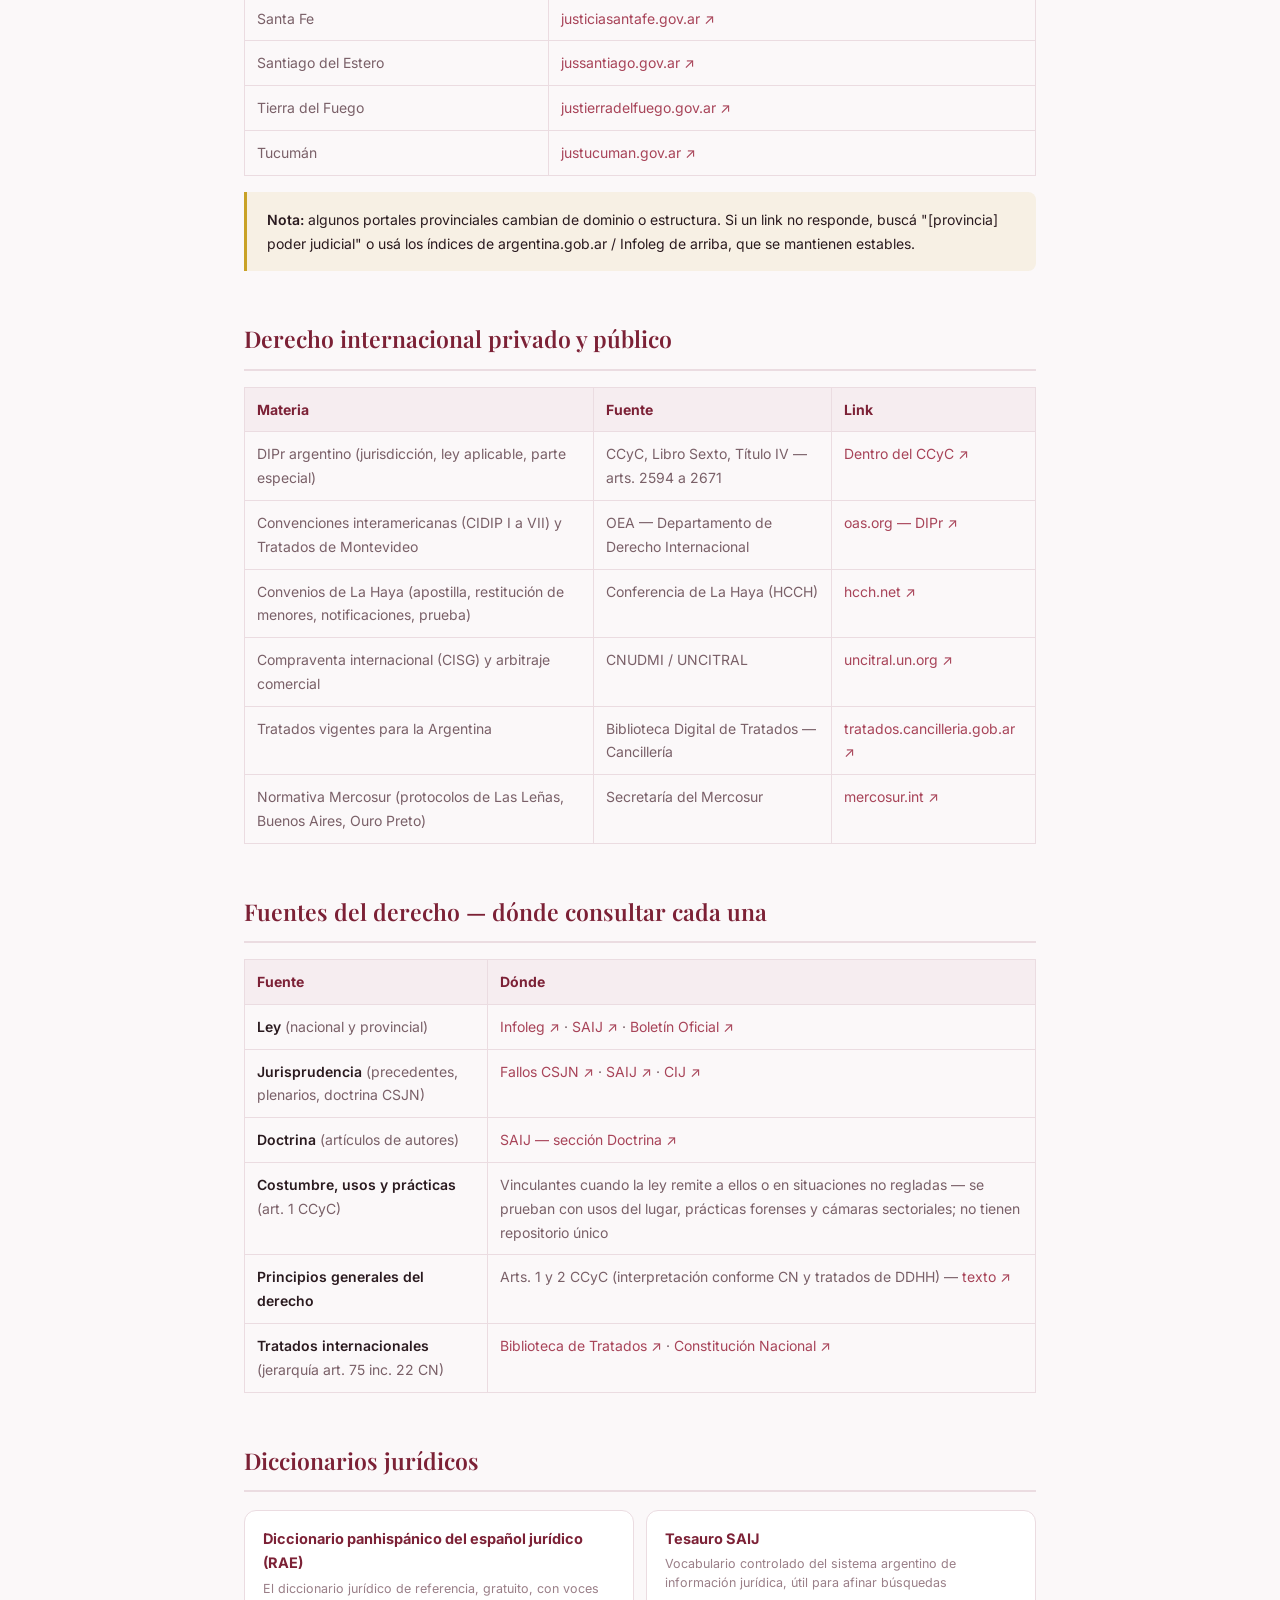
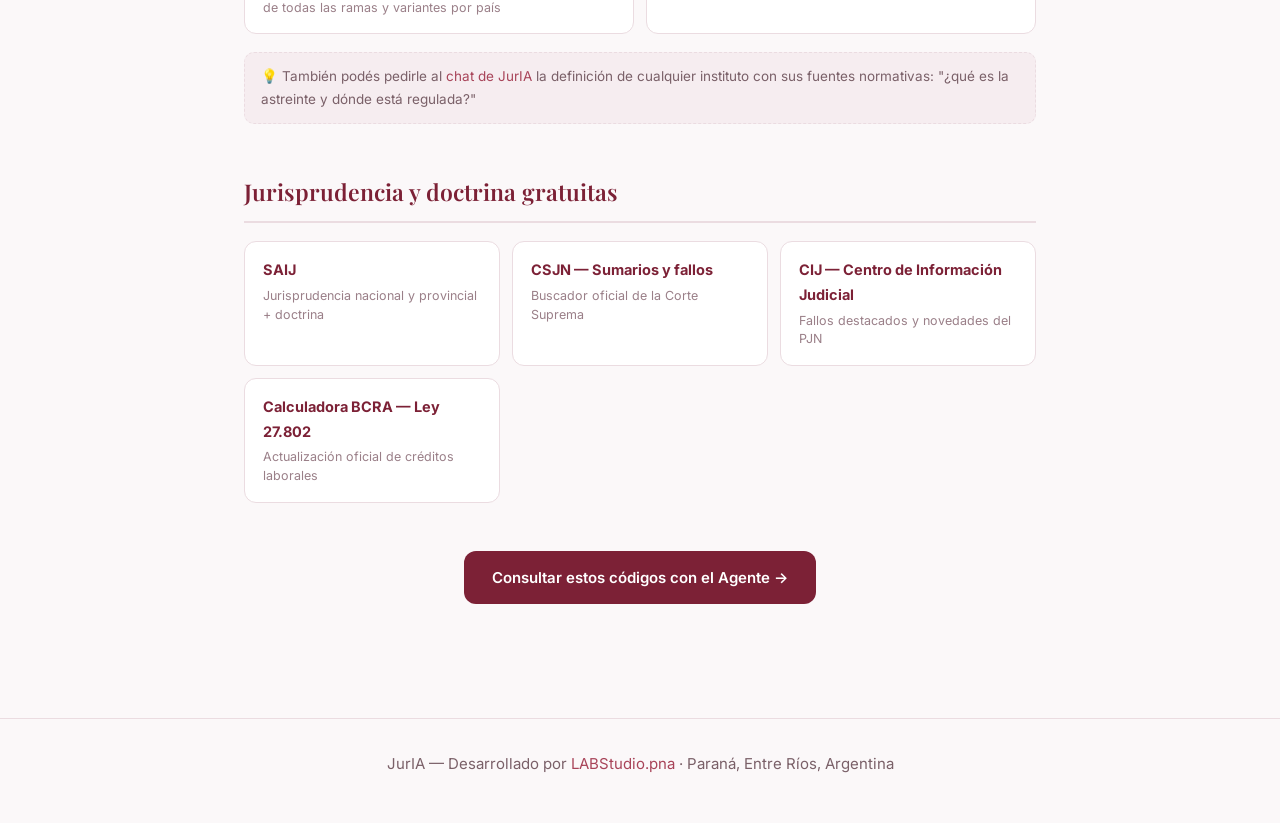
<file: codigos.html>
<!DOCTYPE html>
<html lang="es">
<head>
<meta charset="UTF-8">
<meta name="viewport" content="width=device-width, initial-scale=1.0">
<title>Códigos y normativa — JurIA</title>
<meta name="description" content="Biblioteca de links oficiales: códigos de fondo y procesales de la Nación y de las 24 jurisdicciones argentinas — civil, penal, laboral, administrativo, tributario y aduanero.">
<link rel="icon" type="image/png" sizes="32x32" href="favicon-32x32.png">
<link rel="icon" type="image/png" sizes="192x192" href="favicon-192.png">
<link rel="shortcut icon" href="favicon.ico">
<link href="https://fonts.googleapis.com/css2?family=Playfair+Display:ital,wght@0,500;0,600;0,700;1,500&family=Inter:wght@400;500;600;700&display=swap" rel="stylesheet">
<script src="tracker.js" defer></script>
<style>
*,*::before,*::after{box-sizing:border-box;margin:0;padding:0}
:root{
  --brand:#7C2136;--brand-light:#A84459;--accent:#C9A227;
  --border:#EBDCE1;--text:#2A1A1F;--mid:#7A6068;--dim:#9A7F88;
  --heading:#7C2136;
  --bg-page:#FBF8F9;--surface:#fff;--surface-2:#F6EDF0;
  --serif:'Playfair Display',Georgia,serif;
  --sans:'Inter',system-ui,sans-serif;
}
[data-theme="dark"]{
  --border:rgba(255,255,255,.12);--text:#F6EDF0;--mid:#BC9BA6;--dim:#96707D;
  --heading:#DE8B9C;
  --bg-page:#160B10;--surface:#26141B;--surface-2:#1F1016;
}
body{font-family:var(--sans);color:var(--text);background:var(--bg-page);line-height:1.7;transition:background .2s,color .2s}

header{position:sticky;top:0;z-index:100;background:var(--bg-page);border-bottom:1px solid var(--border);padding:0 24px}
.nav{max-width:900px;margin:0 auto;height:64px;display:flex;align-items:center;justify-content:space-between}
.logo{font-family:var(--serif);font-weight:600;font-size:21px;color:var(--heading);text-decoration:none}
.logo em{font-style:italic;color:var(--accent)}
.nav-links{display:flex;gap:20px;align-items:center}
.nav-links a{color:var(--mid);text-decoration:none;font-size:14px;font-weight:500}
.nav-links a:hover{color:var(--heading)}
.nav-cta{background:var(--brand);color:#fff !important;padding:9px 18px;border-radius:10px;font-weight:600}
#theme-toggle{background:var(--surface-2);border:1px solid var(--border);border-radius:8px;width:32px;height:32px;display:flex;align-items:center;justify-content:center;cursor:pointer;font-size:14px}

.container{max-width:840px;margin:0 auto;padding:60px 24px 100px}
h1{font-family:var(--serif);font-size:clamp(28px,4vw,40px);font-weight:600;color:var(--heading);margin-bottom:8px}
.subtitulo{color:var(--dim);font-size:14px;margin-bottom:40px}

section{margin-bottom:48px;scroll-margin-top:80px}
h2{font-family:var(--serif);font-size:23px;font-weight:600;color:var(--heading);margin-bottom:16px;padding-bottom:10px;border-bottom:2px solid var(--border)}
h3{font-size:16px;font-weight:600;color:var(--heading);margin:22px 0 8px}
p{color:var(--mid);margin-bottom:14px;font-size:15px}
strong{color:var(--text);font-weight:600}
a.inline{color:var(--brand-light);text-decoration:none}
a.inline:hover{text-decoration:underline}

.hubs{display:grid;grid-template-columns:repeat(auto-fit,minmax(230px,1fr));gap:12px;margin:18px 0}
.hub{display:block;background:var(--surface);border:1px solid var(--border);border-radius:12px;padding:16px 18px;text-decoration:none;transition:border-color .15s}
.hub:hover{border-color:var(--brand-light)}
.hub b{display:block;color:var(--heading);font-size:14.5px;margin-bottom:4px}
.hub span{font-size:12.5px;color:var(--dim);line-height:1.5;display:block}

table{width:100%;border-collapse:collapse;margin:16px 0;font-size:14px}
th{background:var(--surface-2);color:var(--heading);text-align:left;padding:10px 12px;border:1px solid var(--border)}
td{padding:10px 12px;border:1px solid var(--border);color:var(--mid);vertical-align:top}
td a{color:var(--brand-light);text-decoration:none}
td a:hover{text-decoration:underline}

.warning{background:rgba(201,162,39,.10);border-left:3px solid var(--accent);border-radius:0 8px 8px 0;padding:16px 20px;margin:16px 0}
.warning p{margin:0;color:var(--text);font-size:14px}
.tip{font-size:13.5px;color:var(--mid);background:var(--surface-2);border:1px dashed var(--border);border-radius:10px;padding:12px 16px;margin:12px 0}

footer{border-top:1px solid var(--border);padding:32px 24px;text-align:center;color:var(--dim);font-size:13px}
footer a{color:var(--brand-light);text-decoration:none}

@media(max-width:640px){
  .container{padding:40px 16px 60px}
  .nav-links a:not(.nav-cta){display:none}
  table{font-size:12.5px}
  th,td{padding:8px 8px}
}
</style>
</head>
<body>

<header>
  <div class="nav">
    <a href="index.html" class="logo">Jur<em>IA</em></a>
    <div class="nav-links">
      <a href="index.html">← Volver a inicio</a>
      <a href="guia-completa.html">Guía</a>
      <a href="agente-juria.html" class="nav-cta">Ir al Agente →</a>
      <button id="theme-toggle" onclick="toggleTheme()" title="Cambiar tema">🌙</button>
    </div>
  </div>
</header>

<div class="container">
  <h1>Códigos y normativa</h1>
  <p class="subtitulo">Links oficiales a los códigos de fondo y procesales — Nación y las 24 jurisdicciones. Última revisión: 24 de julio de 2026</p>

  <div class="warning"><p><strong>Siempre el texto vigente:</strong> usá los links de Infoleg / argentina.gob.ar en su versión "texto actualizado". Las reformas procesales son frecuentes — verificá la fecha de última actualización antes de citar un artículo.</p></div>

  <section id="hubs">
    <h2>Bibliotecas oficiales (todo en un lugar)</h2>
    <div class="hubs">
      <a class="hub" href="https://www.argentina.gob.ar/normativa/codigos" target="_blank"><b>argentina.gob.ar — Códigos nacionales</b><span>Todos los códigos de la Nación con texto actualizado</span></a>
      <a class="hub" href="https://www.argentina.gob.ar/normativa/codigos/provinciales" target="_blank"><b>argentina.gob.ar — Códigos provinciales</b><span>Códigos de las 23 provincias y CABA, por jurisdicción</span></a>
      <a class="hub" href="https://www.infoleg.gob.ar/?page_id=87" target="_blank"><b>Infoleg — Códigos provinciales</b><span>Índice de códigos por provincia del sistema Infoleg</span></a>
      <a class="hub" href="https://www.saij.gob.ar/" target="_blank"><b>SAIJ</b><span>Legislación nacional y provincial, jurisprudencia y doctrina gratuitas</span></a>
      <a class="hub" href="http://www.biblioteca.jus.gov.ar/codigos-argentina-provinciales.html" target="_blank"><b>Biblioteca Digital — Min. Justicia</b><span>Códigos provinciales digitalizados</span></a>
      <a class="hub" href="https://biblioteca.afip.gob.ar/" target="_blank"><b>Biblioteca AFIP/ARCA</b><span>Normativa tributaria y aduanera consolidada</span></a>
    </div>
  </section>

  <section id="fondo">
    <h2>Códigos de fondo — Nación</h2>
    <p style="font-size:13px;">Links directos al <strong>texto actualizado</strong> en Infoleg (verificados).</p>
    <table>
      <tr><th>Código</th><th>Norma</th><th>Texto oficial</th></tr>
      <tr><td>Código Civil y Comercial de la Nación</td><td>Ley 26.994</td><td><a href="https://servicios.infoleg.gob.ar/infolegInternet/anexos/235000-239999/235975/texact.htm" target="_blank">Texto actualizado ↗</a></td></tr>
      <tr><td>Código Penal</td><td>Ley 11.179 (t.o. 1984)</td><td><a href="https://servicios.infoleg.gob.ar/infolegInternet/anexos/15000-19999/16546/texact.htm" target="_blank">Texto actualizado ↗</a></td></tr>
      <tr><td>Ley de Contrato de Trabajo</td><td>Ley 20.744 (t.o. 1976)</td><td><a href="https://servicios.infoleg.gob.ar/infolegInternet/anexos/25000-29999/25552/texact.htm" target="_blank">Texto actualizado ↗</a></td></tr>
      <tr><td>Ley General de Sociedades</td><td>Ley 19.550 (t.o. 1984)</td><td><a href="https://servicios.infoleg.gob.ar/infolegInternet/anexos/25000-29999/25553/texact.htm" target="_blank">Texto actualizado ↗</a></td></tr>
      <tr><td>Ley de Concursos y Quiebras</td><td>Ley 24.522</td><td><a href="https://www.argentina.gob.ar/normativa/nacional/ley-24522-25379/actualizacion" target="_blank">Texto actualizado ↗</a></td></tr>
      <tr><td>Defensa del Consumidor</td><td>Ley 24.240</td><td><a href="https://servicios.infoleg.gob.ar/infolegInternet/anexos/0-4999/638/texact.htm" target="_blank">Texto actualizado ↗</a></td></tr>
      <tr><td>Ley General del Ambiente</td><td>Ley 25.675</td><td><a href="https://servicios.infoleg.gob.ar/infolegInternet/anexos/75000-79999/79980/norma.htm" target="_blank">Texto ↗</a></td></tr>
      <tr><td>Código Aduanero</td><td>Ley 22.415</td><td><a href="https://servicios.infoleg.gob.ar/infolegInternet/anexos/15000-19999/16536/texact.htm" target="_blank">Texto actualizado ↗</a></td></tr>
      <tr><td>Código de Minería, Electoral, Aeronáutico y demás</td><td>—</td><td><a href="https://www.argentina.gob.ar/normativa/codigos" target="_blank">Ver índice completo ↗</a></td></tr>
    </table>
  </section>

  <section id="procesal-nacion">
    <h2>Códigos y leyes procesales — Nación</h2>
    <table>
      <tr><th>Materia</th><th>Norma</th><th>Texto oficial</th></tr>
      <tr><td>Procesal Civil y Comercial (CPCCN)</td><td>Ley 17.454 (t.o. 1981)</td><td><a href="https://servicios.infoleg.gob.ar/infolegInternet/anexos/15000-19999/16547/texact.htm" target="_blank">Texto actualizado ↗</a></td></tr>
      <tr><td>Procesal Penal de la Nación (CPPN)</td><td>Ley 23.984</td><td><a href="https://servicios.infoleg.gob.ar/infolegInternet/anexos/0-4999/383/texact.htm" target="_blank">Texto actualizado ↗</a></td></tr>
      <tr><td>Procesal Penal Federal (CPPF, sistema acusatorio)</td><td>Ley 27.063 — t.o. 2019</td><td><a href="https://servicios.infoleg.gob.ar/infolegInternet/verNorma.do?id=319681" target="_blank">Texto ordenado 2019 ↗</a></td></tr>
      <tr><td>Procedimiento Laboral (Justicia Nacional del Trabajo)</td><td>Ley 18.345 (t.o. 1998)</td><td><a href="https://servicios.infoleg.gob.ar/infolegInternet/verNorma.do?id=45628" target="_blank">Ficha y texto actualizado ↗</a></td></tr>
      <tr><td>Procedimientos Administrativos</td><td>Ley 19.549 y Dto. 1759/72</td><td><a href="https://servicios.infoleg.gob.ar/infolegInternet/anexos/20000-24999/22363/texact.htm" target="_blank">Texto actualizado ↗</a></td></tr>
      <tr><td>Procedimiento Tributario (ante ARCA y Tribunal Fiscal)</td><td>Ley 11.683 (t.o. 1998)</td><td><a href="https://servicios.infoleg.gob.ar/infolegInternet/anexos/15000-19999/18771/texact.htm" target="_blank">Texto actualizado ↗</a></td></tr>
      <tr><td>Procedimiento aduanero (impugnación, repetición, infracciones y delitos — Secciones XII a XIV)</td><td>Ley 22.415 arts. 1001 y ss.</td><td><a href="https://servicios.infoleg.gob.ar/infolegInternet/anexos/15000-19999/16536/texact.htm" target="_blank">Dentro del Código Aduanero ↗</a></td></tr>
      <tr><td>Amparo</td><td>Ley 16.986</td><td><a href="https://www.argentina.gob.ar/normativa/codigos" target="_blank">Buscar en índice ↗</a></td></tr>
    </table>
    <div class="tip">💡 El procedimiento aduanero no es un código aparte: está dentro del propio Código Aduanero (Ley 22.415), Sección XIV "Procedimientos" — impugnación, repetición, ejecución y procedimientos por infracciones y delitos aduaneros, más el recurso ante el Tribunal Fiscal (Ley 11.683).</div>
  </section>

  <section id="provincias">
    <h2>Códigos procesales por provincia</h2>
    <p>Cada jurisdicción tiene su propio CPCC y CPP (y muchas, código procesal laboral y contencioso administrativo propios). Los textos están en el <a class="inline" href="https://www.argentina.gob.ar/normativa/codigos/provinciales" target="_blank">índice oficial de códigos provinciales</a> y en <a class="inline" href="https://www.infoleg.gob.ar/?page_id=87" target="_blank">Infoleg provinciales</a>. Acá el portal judicial de cada jurisdicción, donde además están las acordadas y ferias:</p>
    <table>
      <tr><th>Jurisdicción</th><th>Portal judicial / normativa</th></tr>
      <tr><td>CABA (fueros locales)</td><td><a href="https://www.jusbaires.gob.ar/" target="_blank">jusbaires.gob.ar ↗</a></td></tr>
      <tr><td>Buenos Aires</td><td><a href="https://www.scba.gov.ar/" target="_blank">scba.gov.ar ↗</a> · <a href="https://normas.gba.gob.ar/" target="_blank">normas.gba.gob.ar ↗</a></td></tr>
      <tr><td>Catamarca</td><td><a href="https://www.juscatamarca.gob.ar/" target="_blank">juscatamarca.gob.ar ↗</a></td></tr>
      <tr><td>Chaco</td><td><a href="https://www.justiciachaco.gov.ar/" target="_blank">justiciachaco.gov.ar ↗</a></td></tr>
      <tr><td>Chubut</td><td><a href="https://www.juschubut.gov.ar/organizacion/dependientes-administracion-general/direccion-de-bibliotecas/legislacion-provincial.html" target="_blank">juschubut.gov.ar — legislación ↗</a></td></tr>
      <tr><td>Córdoba</td><td><a href="https://www.justiciacordoba.gob.ar/" target="_blank">justiciacordoba.gob.ar ↗</a></td></tr>
      <tr><td>Corrientes</td><td><a href="https://www.juscorrientes.gov.ar/" target="_blank">juscorrientes.gov.ar ↗</a></td></tr>
      <tr><td>Entre Ríos</td><td><a href="https://www.jusentrerios.gov.ar/" target="_blank">jusentrerios.gov.ar ↗</a></td></tr>
      <tr><td>Formosa</td><td><a href="https://www.jusformosa.gob.ar/" target="_blank">jusformosa.gob.ar ↗</a></td></tr>
      <tr><td>Jujuy</td><td><a href="https://www.justiciajujuy.gov.ar/legislacion/" target="_blank">justiciajujuy.gov.ar — legislación ↗</a></td></tr>
      <tr><td>La Pampa</td><td><a href="https://www.juslapampa.gob.ar/" target="_blank">juslapampa.gob.ar ↗</a></td></tr>
      <tr><td>La Rioja</td><td><a href="https://www.justicialarioja.gob.ar/" target="_blank">justicialarioja.gob.ar ↗</a></td></tr>
      <tr><td>Mendoza</td><td><a href="https://www.jus.mendoza.gov.ar/" target="_blank">jus.mendoza.gov.ar ↗</a></td></tr>
      <tr><td>Misiones</td><td><a href="https://www.jusmisiones.gov.ar/" target="_blank">jusmisiones.gov.ar ↗</a></td></tr>
      <tr><td>Neuquén</td><td><a href="https://www.jusneuquen.gov.ar/" target="_blank">jusneuquen.gov.ar ↗</a></td></tr>
      <tr><td>Río Negro</td><td><a href="https://www.jusrionegro.gov.ar/" target="_blank">jusrionegro.gov.ar ↗</a></td></tr>
      <tr><td>Salta</td><td><a href="https://www.justiciasalta.gov.ar/" target="_blank">justiciasalta.gov.ar ↗</a></td></tr>
      <tr><td>San Juan</td><td><a href="https://www.jussanjuan.gov.ar/" target="_blank">jussanjuan.gov.ar ↗</a></td></tr>
      <tr><td>San Luis</td><td><a href="https://www.justiciasanluis.gov.ar/" target="_blank">justiciasanluis.gov.ar ↗</a></td></tr>
      <tr><td>Santa Cruz</td><td><a href="https://www.jussantacruz.gob.ar/" target="_blank">jussantacruz.gob.ar ↗</a></td></tr>
      <tr><td>Santa Fe</td><td><a href="https://www.justiciasantafe.gov.ar/" target="_blank">justiciasantafe.gov.ar ↗</a></td></tr>
      <tr><td>Santiago del Estero</td><td><a href="https://www.jussantiago.gov.ar/" target="_blank">jussantiago.gov.ar ↗</a></td></tr>
      <tr><td>Tierra del Fuego</td><td><a href="https://www.justierradelfuego.gov.ar/" target="_blank">justierradelfuego.gov.ar ↗</a></td></tr>
      <tr><td>Tucumán</td><td><a href="https://www.justucuman.gov.ar/" target="_blank">justucuman.gov.ar ↗</a></td></tr>
    </table>
    <div class="warning"><p><strong>Nota:</strong> algunos portales provinciales cambian de dominio o estructura. Si un link no responde, buscá "[provincia] poder judicial" o usá los índices de argentina.gob.ar / Infoleg de arriba, que se mantienen estables.</p></div>
  </section>

  <section id="dipr">
    <h2>Derecho internacional privado y público</h2>
    <table>
      <tr><th>Materia</th><th>Fuente</th><th>Link</th></tr>
      <tr><td>DIPr argentino (jurisdicción, ley aplicable, parte especial)</td><td>CCyC, Libro Sexto, Título IV — arts. 2594 a 2671</td><td><a href="https://servicios.infoleg.gob.ar/infolegInternet/anexos/235000-239999/235975/texact.htm" target="_blank">Dentro del CCyC ↗</a></td></tr>
      <tr><td>Convenciones interamericanas (CIDIP I a VII) y Tratados de Montevideo</td><td>OEA — Departamento de Derecho Internacional</td><td><a href="https://www.oas.org/es/sla/ddi/derecho_internacional_privado.asp" target="_blank">oas.org — DIPr ↗</a></td></tr>
      <tr><td>Convenios de La Haya (apostilla, restitución de menores, notificaciones, prueba)</td><td>Conferencia de La Haya (HCCH)</td><td><a href="https://www.hcch.net/es/home" target="_blank">hcch.net ↗</a></td></tr>
      <tr><td>Compraventa internacional (CISG) y arbitraje comercial</td><td>CNUDMI / UNCITRAL</td><td><a href="https://uncitral.un.org/es" target="_blank">uncitral.un.org ↗</a></td></tr>
      <tr><td>Tratados vigentes para la Argentina</td><td>Biblioteca Digital de Tratados — Cancillería</td><td><a href="https://tratados.cancilleria.gob.ar/" target="_blank">tratados.cancilleria.gob.ar ↗</a></td></tr>
      <tr><td>Normativa Mercosur (protocolos de Las Leñas, Buenos Aires, Ouro Preto)</td><td>Secretaría del Mercosur</td><td><a href="https://www.mercosur.int/documentos-y-normativa/" target="_blank">mercosur.int ↗</a></td></tr>
    </table>
  </section>

  <section id="fuentes">
    <h2>Fuentes del derecho — dónde consultar cada una</h2>
    <table>
      <tr><th>Fuente</th><th>Dónde</th></tr>
      <tr><td><strong>Ley</strong> (nacional y provincial)</td><td><a href="https://www.infoleg.gob.ar/" target="_blank">Infoleg ↗</a> · <a href="https://www.saij.gob.ar/" target="_blank">SAIJ ↗</a> · <a href="https://www.boletinoficial.gob.ar/" target="_blank">Boletín Oficial ↗</a></td></tr>
      <tr><td><strong>Jurisprudencia</strong> (precedentes, plenarios, doctrina CSJN)</td><td><a href="https://sjconsulta.csjn.gov.ar/" target="_blank">Fallos CSJN ↗</a> · <a href="https://www.saij.gob.ar/" target="_blank">SAIJ ↗</a> · <a href="https://www.cij.gov.ar/" target="_blank">CIJ ↗</a></td></tr>
      <tr><td><strong>Doctrina</strong> (artículos de autores)</td><td><a href="https://www.saij.gob.ar/" target="_blank">SAIJ — sección Doctrina ↗</a></td></tr>
      <tr><td><strong>Costumbre, usos y prácticas</strong> (art. 1 CCyC)</td><td>Vinculantes cuando la ley remite a ellos o en situaciones no regladas — se prueban con usos del lugar, prácticas forenses y cámaras sectoriales; no tienen repositorio único</td></tr>
      <tr><td><strong>Principios generales del derecho</strong></td><td>Arts. 1 y 2 CCyC (interpretación conforme CN y tratados de DDHH) — <a href="https://servicios.infoleg.gob.ar/infolegInternet/anexos/235000-239999/235975/texact.htm" target="_blank">texto ↗</a></td></tr>
      <tr><td><strong>Tratados internacionales</strong> (jerarquía art. 75 inc. 22 CN)</td><td><a href="https://tratados.cancilleria.gob.ar/" target="_blank">Biblioteca de Tratados ↗</a> · <a href="http://servicios.infoleg.gob.ar/infolegInternet/anexos/0-4999/804/norma.htm" target="_blank">Constitución Nacional ↗</a></td></tr>
    </table>
  </section>

  <section id="diccionario">
    <h2>Diccionarios jurídicos</h2>
    <div class="hubs">
      <a class="hub" href="https://dpej.rae.es/" target="_blank"><b>Diccionario panhispánico del español jurídico (RAE)</b><span>El diccionario jurídico de referencia, gratuito, con voces de todas las ramas y variantes por país</span></a>
      <a class="hub" href="https://www.saij.gob.ar/" target="_blank"><b>Tesauro SAIJ</b><span>Vocabulario controlado del sistema argentino de información jurídica, útil para afinar búsquedas</span></a>
    </div>
    <div class="tip">💡 También podés pedirle al <a class="inline" href="agente-juria.html">chat de JurIA</a> la definición de cualquier instituto con sus fuentes normativas: "¿qué es la astreinte y dónde está regulada?"</div>
  </section>

  <section id="juris">
    <h2>Jurisprudencia y doctrina gratuitas</h2>
    <div class="hubs">
      <a class="hub" href="https://www.saij.gob.ar/" target="_blank"><b>SAIJ</b><span>Jurisprudencia nacional y provincial + doctrina</span></a>
      <a class="hub" href="https://sjconsulta.csjn.gov.ar/" target="_blank"><b>CSJN — Sumarios y fallos</b><span>Buscador oficial de la Corte Suprema</span></a>
      <a class="hub" href="https://www.cij.gov.ar/" target="_blank"><b>CIJ — Centro de Información Judicial</b><span>Fallos destacados y novedades del PJN</span></a>
      <a class="hub" href="https://www.bcra.gob.ar/en/interest-calculator-for-employees-legal-claims/" target="_blank"><b>Calculadora BCRA — Ley 27.802</b><span>Actualización oficial de créditos laborales</span></a>
    </div>
  </section>

  <p style="text-align:center;margin-top:40px;">
    <a href="agente-juria.html" style="display:inline-block;background:var(--brand);color:#fff;padding:14px 28px;border-radius:12px;font-weight:600;text-decoration:none;">Consultar estos códigos con el Agente →</a>
  </p>
</div>

<footer>
  <p>JurIA — Desarrollado por <a href="https://labstudiopna.github.io" target="_blank">LABStudio.pna</a> · Paraná, Entre Ríos, Argentina</p>
</footer>

<script>
  (function() {
    const savedTheme = localStorage.getItem('juria_theme') || 'light';
    if (savedTheme === 'dark') document.documentElement.setAttribute('data-theme', 'dark');
  })();
  function applyTheme(theme) {
    if (theme === 'dark') document.documentElement.setAttribute('data-theme', 'dark');
    else document.documentElement.removeAttribute('data-theme');
    const btn = document.getElementById('theme-toggle');
    if (btn) btn.textContent = theme === 'dark' ? '☀️' : '🌙';
  }
  function toggleTheme() {
    const current = document.documentElement.getAttribute('data-theme') === 'dark' ? 'dark' : 'light';
    const next = current === 'dark' ? 'light' : 'dark';
    localStorage.setItem('juria_theme', next);
    applyTheme(next);
  }
  document.addEventListener('DOMContentLoaded', () => {
    applyTheme(localStorage.getItem('juria_theme') || 'light');
  });
</script>

</body>
</html>
</file>
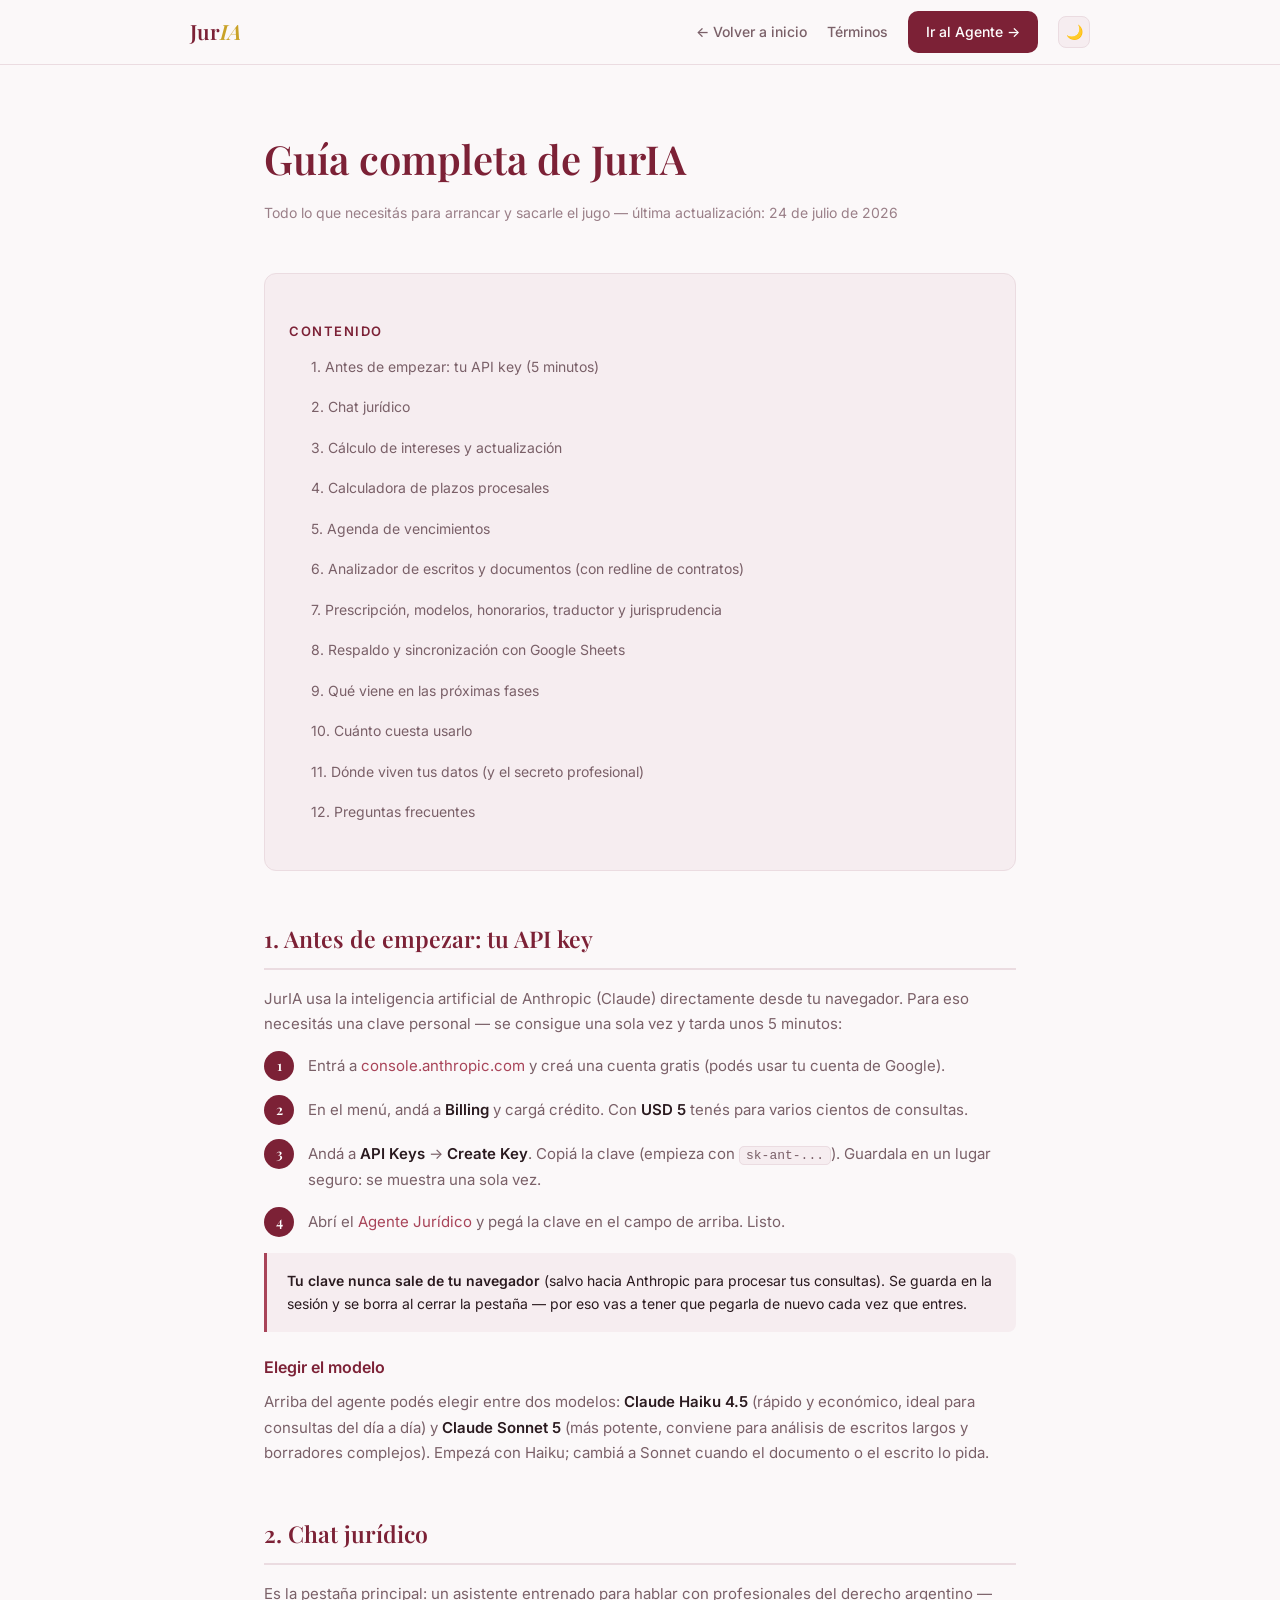
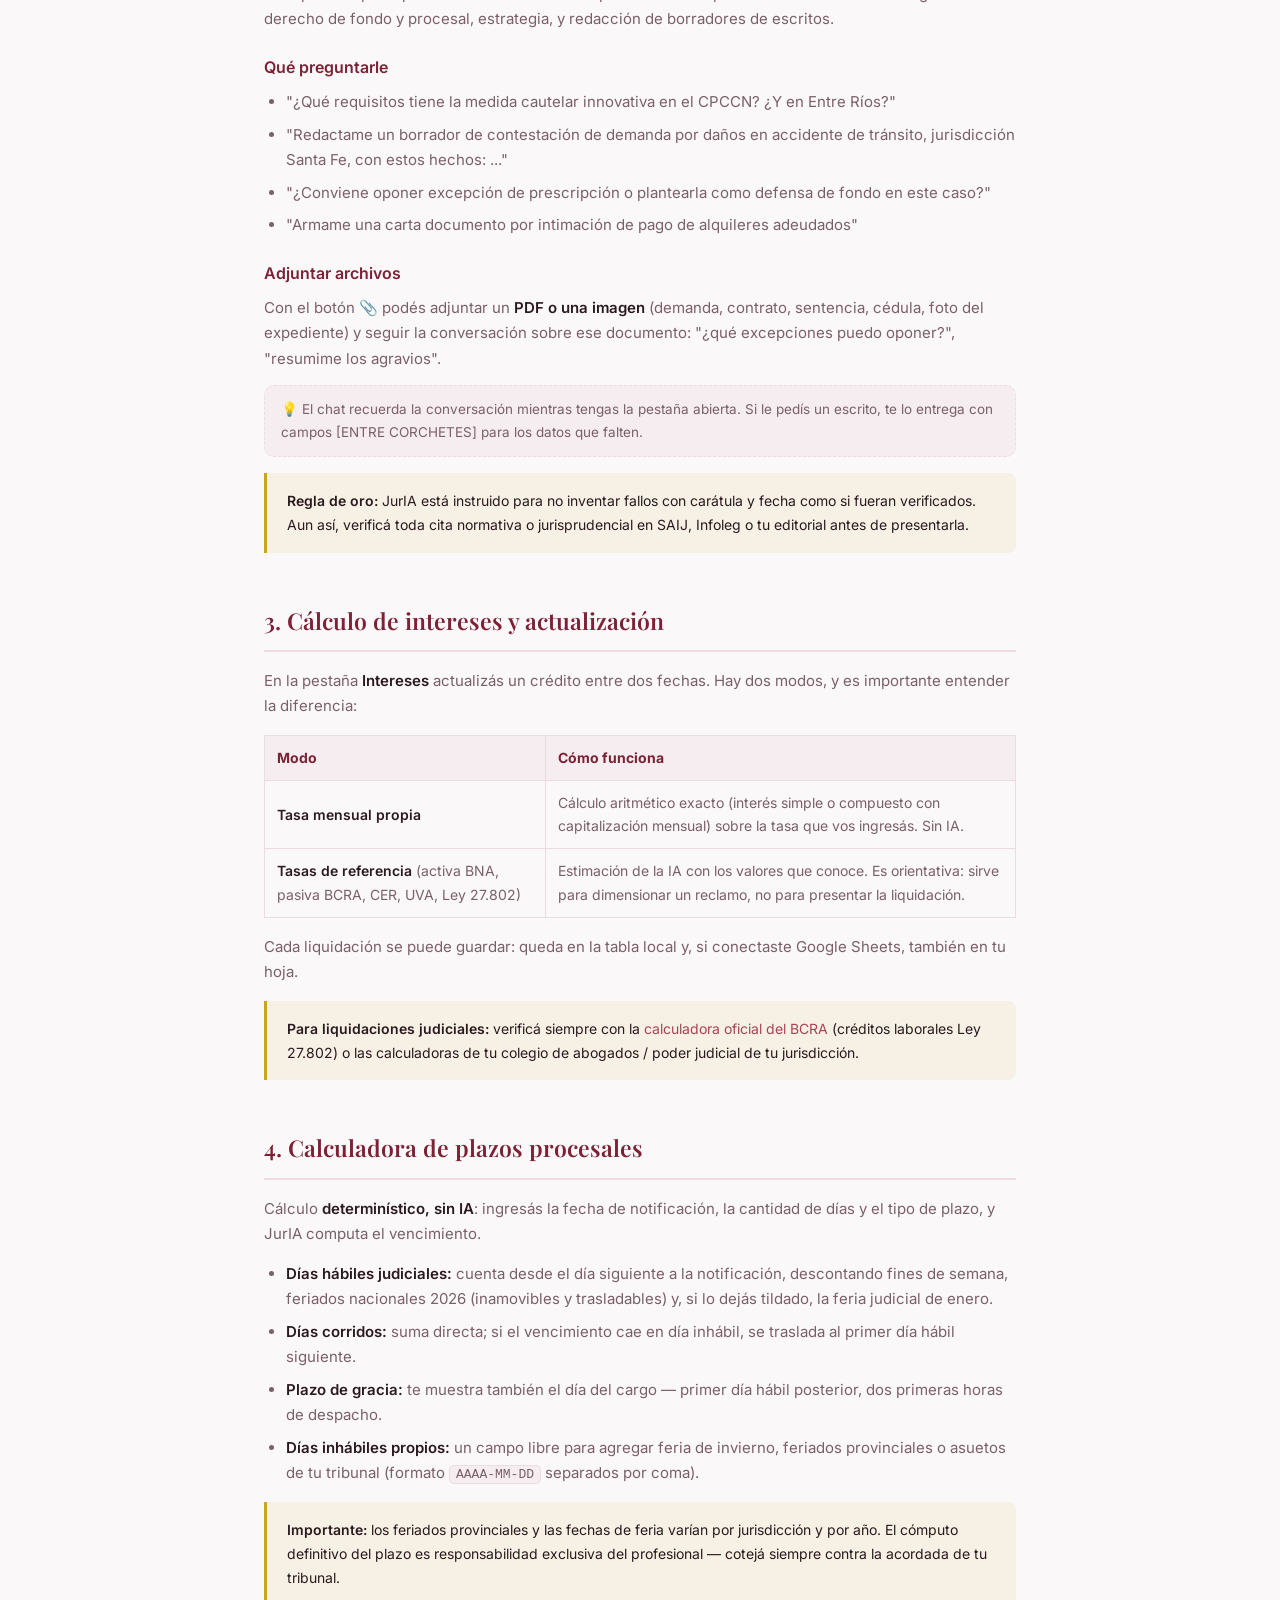
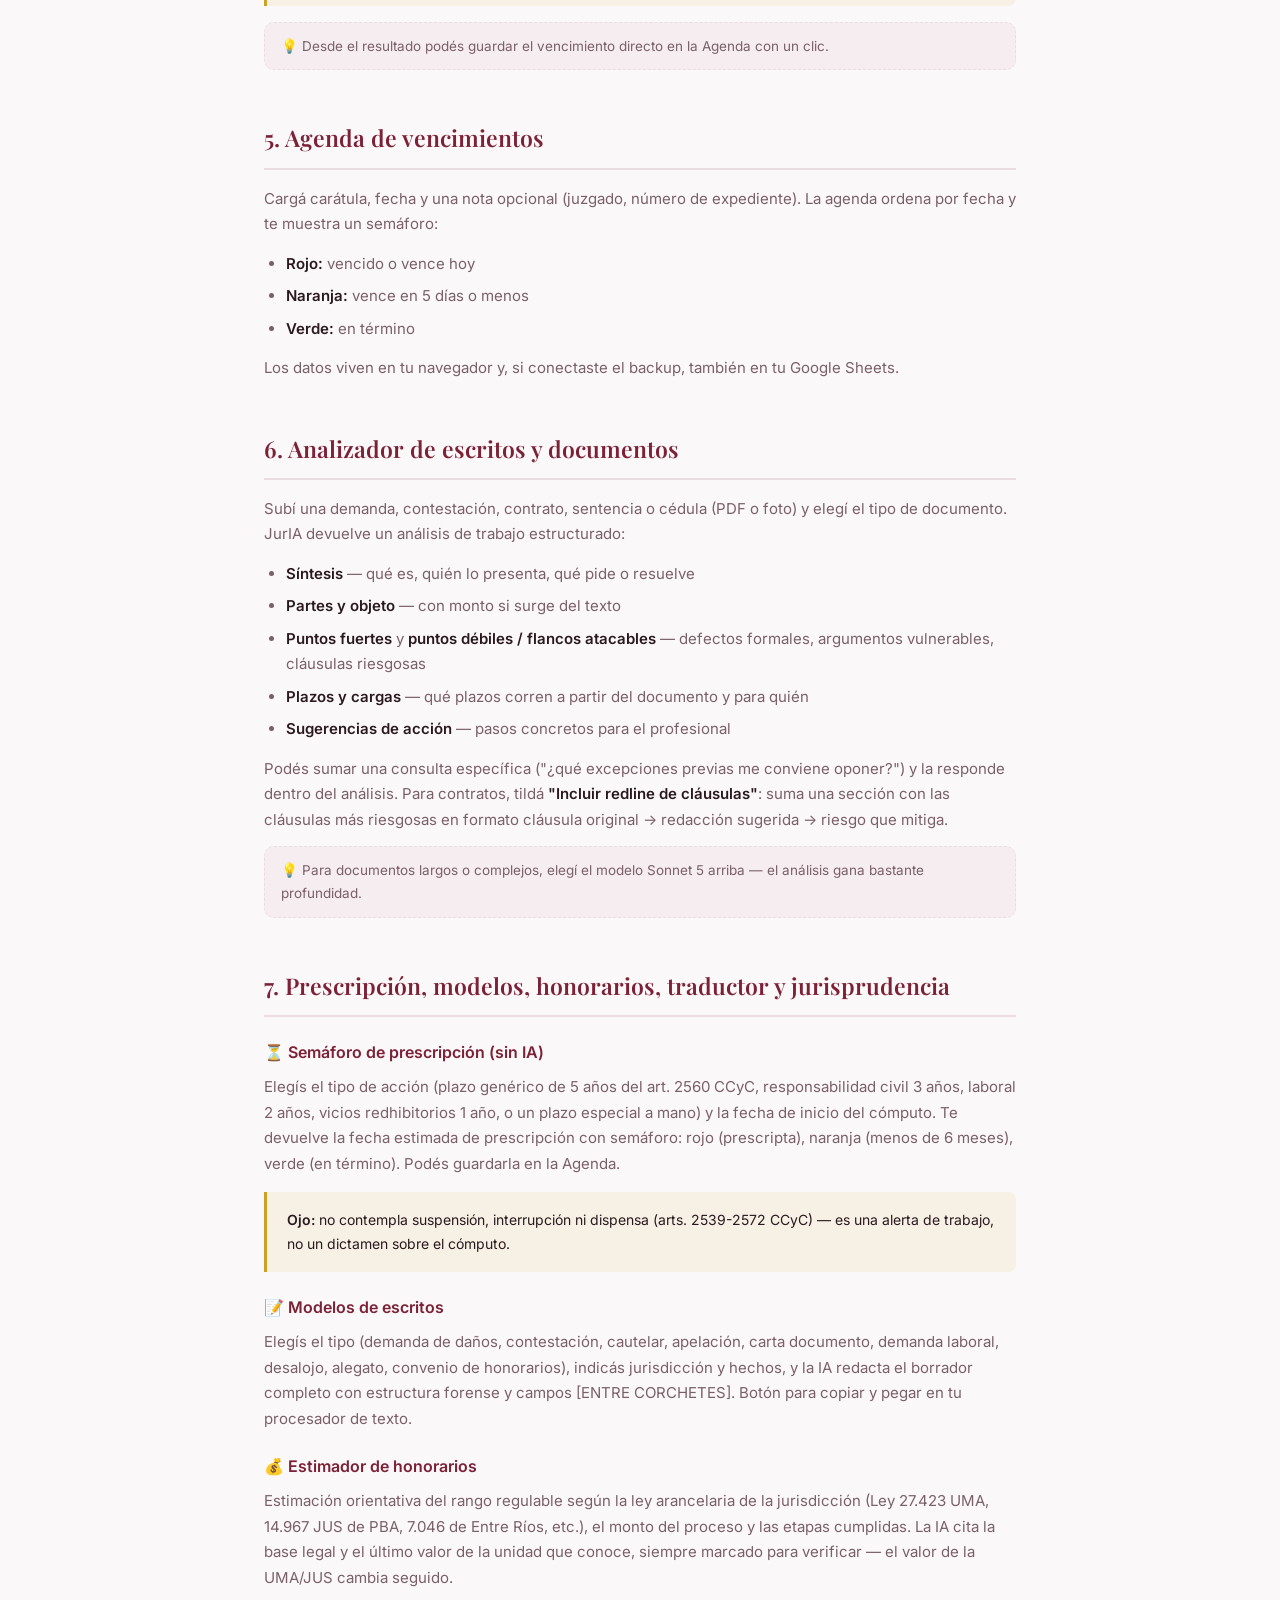
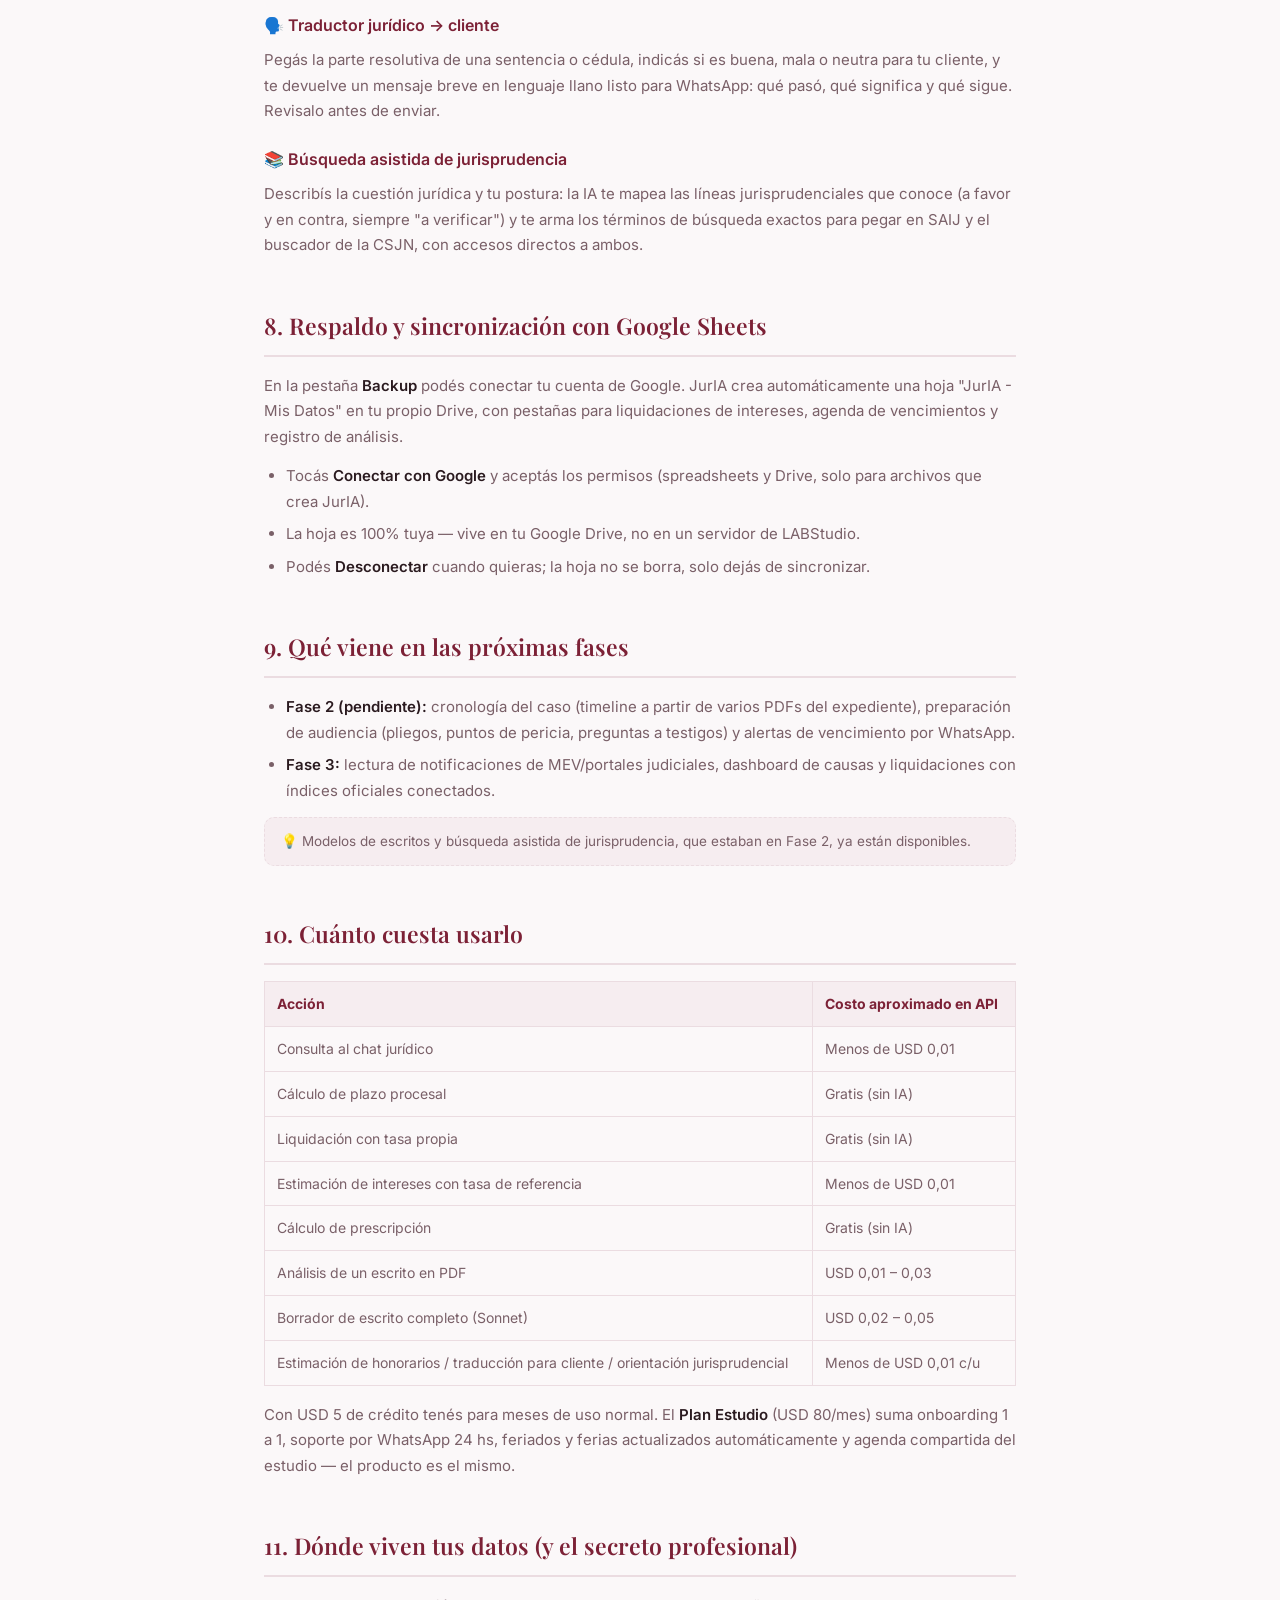
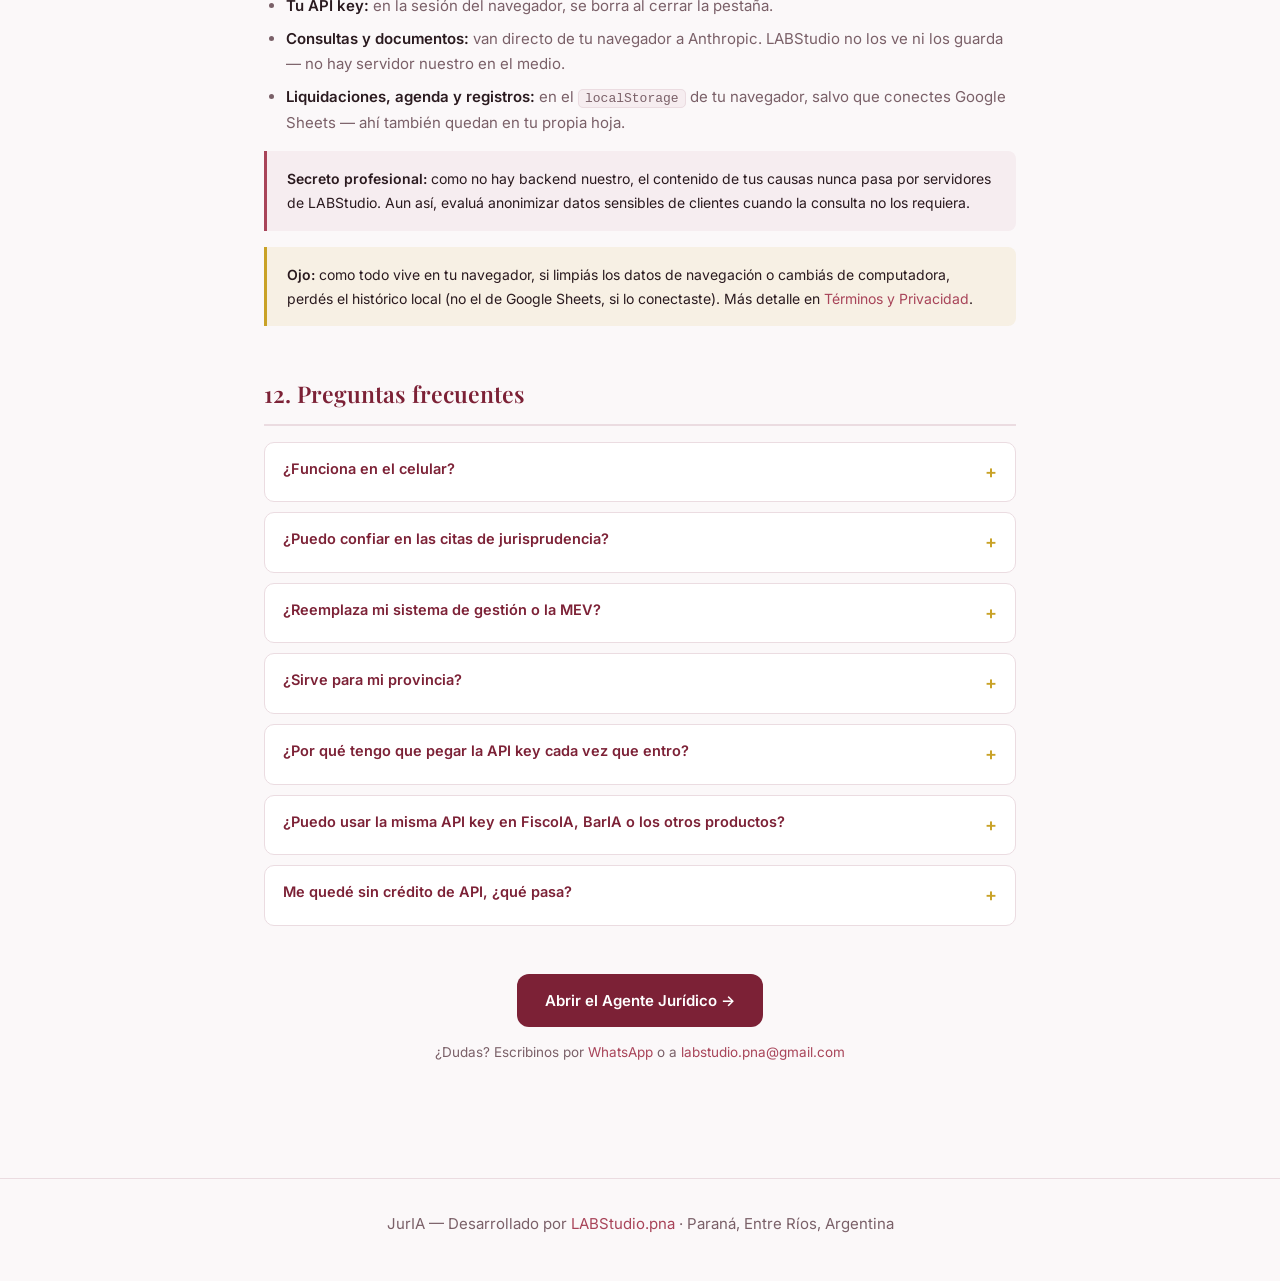
<file: guia-completa.html>
<!DOCTYPE html>
<html lang="es">
<head>
<meta charset="UTF-8">
<meta name="viewport" content="width=device-width, initial-scale=1.0">
<title>Guía completa — JurIA</title>
<meta name="description" content="Guía completa de JurIA: cómo conseguir tu API key, calcular intereses y plazos procesales, analizar escritos y usar el chat jurídico con IA.">
<link rel="icon" type="image/png" sizes="32x32" href="favicon-32x32.png">
<link rel="icon" type="image/png" sizes="192x192" href="favicon-192.png">
<link rel="shortcut icon" href="favicon.ico">
<link href="https://fonts.googleapis.com/css2?family=Playfair+Display:ital,wght@0,500;0,600;0,700;1,500&family=Inter:wght@400;500;600;700&display=swap" rel="stylesheet">
<script src="tracker.js" defer></script>
<style>
*,*::before,*::after{box-sizing:border-box;margin:0;padding:0}
:root{
  --brand:#7C2136;--brand-light:#A84459;--accent:#C9A227;
  --border:#EBDCE1;--text:#2A1A1F;--mid:#7A6068;--dim:#9A7F88;
  --heading:#7C2136;
  --bg-page:#FBF8F9;--surface:#fff;--surface-2:#F6EDF0;
  --serif:'Playfair Display',Georgia,serif;
  --sans:'Inter',system-ui,sans-serif;
}
[data-theme="dark"]{
  --border:rgba(255,255,255,.12);--text:#F6EDF0;--mid:#BC9BA6;--dim:#96707D;
  --heading:#DE8B9C;
  --bg-page:#160B10;--surface:#26141B;--surface-2:#1F1016;
}
body{font-family:var(--sans);color:var(--text);background:var(--bg-page);line-height:1.7;transition:background .2s,color .2s}

header{position:sticky;top:0;z-index:100;background:var(--bg-page);border-bottom:1px solid var(--border);padding:0 24px}
.nav{max-width:900px;margin:0 auto;height:64px;display:flex;align-items:center;justify-content:space-between}
.logo{font-family:var(--serif);font-weight:600;font-size:21px;color:var(--heading);text-decoration:none}
.logo em{font-style:italic;color:var(--accent)}
.nav-links{display:flex;gap:20px;align-items:center}
.nav-links a{color:var(--mid);text-decoration:none;font-size:14px;font-weight:500}
.nav-links a:hover{color:var(--heading)}
.nav-cta{background:var(--brand);color:#fff !important;padding:9px 18px;border-radius:10px;font-weight:600}
#theme-toggle{background:var(--surface-2);border:1px solid var(--border);border-radius:8px;width:32px;height:32px;display:flex;align-items:center;justify-content:center;cursor:pointer;font-size:14px}

.container{max-width:800px;margin:0 auto;padding:60px 24px 100px}
h1{font-family:var(--serif);font-size:clamp(28px,4vw,40px);font-weight:600;color:var(--heading);margin-bottom:8px}
.subtitulo{color:var(--dim);font-size:14px;margin-bottom:48px}
.toc{background:var(--surface-2);border:1px solid var(--border);border-radius:12px;padding:24px;margin-bottom:48px}
.toc h3{font-size:13px;color:var(--heading);margin-bottom:12px;text-transform:uppercase;letter-spacing:.12em;font-family:var(--sans);font-weight:600}
.toc ul{list-style:none;display:flex;flex-direction:column;gap:8px}
.toc a{color:var(--mid);text-decoration:none;font-size:14px}
.toc a:hover{color:var(--brand-light)}

section{margin-bottom:48px;scroll-margin-top:80px}
h2{font-family:var(--serif);font-size:23px;font-weight:600;color:var(--heading);margin-bottom:16px;padding-bottom:10px;border-bottom:2px solid var(--border)}
h3{font-size:16px;font-weight:600;color:var(--heading);margin:22px 0 8px}
p{color:var(--mid);margin-bottom:14px;font-size:15px}
ul,ol{color:var(--mid);margin:0 0 14px 22px;font-size:15px}
li{margin-bottom:7px}
strong{color:var(--text);font-weight:600}
code{background:var(--surface-2);border:1px solid var(--border);border-radius:5px;padding:1px 6px;font-size:13px}
a.inline{color:var(--brand-light);text-decoration:none}

.paso{display:flex;gap:14px;margin-bottom:14px;align-items:flex-start}
.paso .n{width:30px;height:30px;border-radius:50%;background:var(--brand);color:#fff;font-family:var(--serif);font-weight:600;display:flex;align-items:center;justify-content:center;flex-shrink:0;font-size:14px}
.paso p{margin:2px 0 0}

.highlight{background:var(--surface-2);border-left:3px solid var(--brand-light);border-radius:0 8px 8px 0;padding:16px 20px;margin:16px 0}
.highlight p{margin:0;color:var(--text);font-size:14px}
.warning{background:rgba(201,162,39,.10);border-left:3px solid var(--accent);border-radius:0 8px 8px 0;padding:16px 20px;margin:16px 0}
.warning p{margin:0;color:var(--text);font-size:14px}
.tip{font-size:13.5px;color:var(--mid);background:var(--surface-2);border:1px dashed var(--border);border-radius:10px;padding:12px 16px;margin:12px 0}

table{width:100%;border-collapse:collapse;margin:16px 0;font-size:14px}
th{background:var(--surface-2);color:var(--heading);text-align:left;padding:10px 12px;border:1px solid var(--border)}
td{padding:10px 12px;border:1px solid var(--border);color:var(--mid)}

details.faq{border:1px solid var(--border);border-radius:10px;margin-bottom:10px;background:var(--surface)}
details.faq summary{padding:14px 18px;cursor:pointer;font-weight:600;font-size:14.5px;color:var(--heading);list-style:none;display:flex;justify-content:space-between}
details.faq summary::-webkit-details-marker{display:none}
details.faq summary::after{content:"+";color:var(--accent);font-size:18px}
details.faq[open] summary::after{content:"–"}
details.faq p{padding:0 18px 14px;font-size:14px}

footer{border-top:1px solid var(--border);padding:32px 24px;text-align:center;color:var(--dim);font-size:13px}
footer a{color:var(--brand-light);text-decoration:none}

@media(max-width:640px){
  .container{padding:40px 16px 60px}
  .nav-links a:not(.nav-cta){display:none}
}
</style>
</head>
<body>

<header>
  <div class="nav">
    <a href="index.html" class="logo">Jur<em>IA</em></a>
    <div class="nav-links">
      <a href="index.html">← Volver a inicio</a>
      <a href="terminos.html">Términos</a>
      <a href="agente-juria.html" class="nav-cta">Ir al Agente →</a>
      <button id="theme-toggle" onclick="toggleTheme()" title="Cambiar tema">🌙</button>
    </div>
  </div>
</header>

<div class="container">
  <h1>Guía completa de JurIA</h1>
  <p class="subtitulo">Todo lo que necesitás para arrancar y sacarle el jugo — última actualización: 24 de julio de 2026</p>

  <div class="toc">
    <h3>Contenido</h3>
    <ul>
      <li><a href="#empezar">1. Antes de empezar: tu API key (5 minutos)</a></li>
      <li><a href="#chat">2. Chat jurídico</a></li>
      <li><a href="#intereses">3. Cálculo de intereses y actualización</a></li>
      <li><a href="#plazos">4. Calculadora de plazos procesales</a></li>
      <li><a href="#agenda">5. Agenda de vencimientos</a></li>
      <li><a href="#analizador">6. Analizador de escritos y documentos (con redline de contratos)</a></li>
      <li><a href="#nuevos">7. Prescripción, modelos, honorarios, traductor y jurisprudencia</a></li>
      <li><a href="#sheets">8. Respaldo y sincronización con Google Sheets</a></li>
      <li><a href="#roadmap">9. Qué viene en las próximas fases</a></li>
      <li><a href="#costos">10. Cuánto cuesta usarlo</a></li>
      <li><a href="#privacidad">11. Dónde viven tus datos (y el secreto profesional)</a></li>
      <li><a href="#faq">12. Preguntas frecuentes</a></li>
    </ul>
  </div>

  <section id="empezar">
    <h2>1. Antes de empezar: tu API key</h2>
    <p>JurIA usa la inteligencia artificial de Anthropic (Claude) directamente desde tu navegador. Para eso necesitás una clave personal — se consigue una sola vez y tarda unos 5 minutos:</p>
    <div class="paso"><div class="n">1</div><p>Entrá a <a class="inline" href="https://console.anthropic.com" target="_blank">console.anthropic.com</a> y creá una cuenta gratis (podés usar tu cuenta de Google).</p></div>
    <div class="paso"><div class="n">2</div><p>En el menú, andá a <strong>Billing</strong> y cargá crédito. Con <strong>USD 5</strong> tenés para varios cientos de consultas.</p></div>
    <div class="paso"><div class="n">3</div><p>Andá a <strong>API Keys</strong> → <strong>Create Key</strong>. Copiá la clave (empieza con <code>sk-ant-...</code>). Guardala en un lugar seguro: se muestra una sola vez.</p></div>
    <div class="paso"><div class="n">4</div><p>Abrí el <a class="inline" href="agente-juria.html">Agente Jurídico</a> y pegá la clave en el campo de arriba. Listo.</p></div>
    <div class="highlight"><p><strong>Tu clave nunca sale de tu navegador</strong> (salvo hacia Anthropic para procesar tus consultas). Se guarda en la sesión y se borra al cerrar la pestaña — por eso vas a tener que pegarla de nuevo cada vez que entres.</p></div>
    <h3>Elegir el modelo</h3>
    <p>Arriba del agente podés elegir entre dos modelos: <strong>Claude Haiku 4.5</strong> (rápido y económico, ideal para consultas del día a día) y <strong>Claude Sonnet 5</strong> (más potente, conviene para análisis de escritos largos y borradores complejos). Empezá con Haiku; cambiá a Sonnet cuando el documento o el escrito lo pida.</p>
  </section>

  <section id="chat">
    <h2>2. Chat jurídico</h2>
    <p>Es la pestaña principal: un asistente entrenado para hablar con profesionales del derecho argentino — derecho de fondo y procesal, estrategia, y redacción de borradores de escritos.</p>
    <h3>Qué preguntarle</h3>
    <ul>
      <li>"¿Qué requisitos tiene la medida cautelar innovativa en el CPCCN? ¿Y en Entre Ríos?"</li>
      <li>"Redactame un borrador de contestación de demanda por daños en accidente de tránsito, jurisdicción Santa Fe, con estos hechos: ..."</li>
      <li>"¿Conviene oponer excepción de prescripción o plantearla como defensa de fondo en este caso?"</li>
      <li>"Armame una carta documento por intimación de pago de alquileres adeudados"</li>
    </ul>
    <h3>Adjuntar archivos</h3>
    <p>Con el botón 📎 podés adjuntar un <strong>PDF o una imagen</strong> (demanda, contrato, sentencia, cédula, foto del expediente) y seguir la conversación sobre ese documento: "¿qué excepciones puedo oponer?", "resumime los agravios".</p>
    <div class="tip">💡 El chat recuerda la conversación mientras tengas la pestaña abierta. Si le pedís un escrito, te lo entrega con campos [ENTRE CORCHETES] para los datos que falten.</div>
    <div class="warning"><p><strong>Regla de oro:</strong> JurIA está instruido para no inventar fallos con carátula y fecha como si fueran verificados. Aun así, verificá toda cita normativa o jurisprudencial en SAIJ, Infoleg o tu editorial antes de presentarla.</p></div>
  </section>

  <section id="intereses">
    <h2>3. Cálculo de intereses y actualización</h2>
    <p>En la pestaña <strong>Intereses</strong> actualizás un crédito entre dos fechas. Hay dos modos, y es importante entender la diferencia:</p>
    <table>
      <tr><th>Modo</th><th>Cómo funciona</th></tr>
      <tr><td><strong>Tasa mensual propia</strong></td><td>Cálculo aritmético exacto (interés simple o compuesto con capitalización mensual) sobre la tasa que vos ingresás. Sin IA.</td></tr>
      <tr><td><strong>Tasas de referencia</strong> (activa BNA, pasiva BCRA, CER, UVA, Ley 27.802)</td><td>Estimación de la IA con los valores que conoce. Es orientativa: sirve para dimensionar un reclamo, no para presentar la liquidación.</td></tr>
    </table>
    <p>Cada liquidación se puede guardar: queda en la tabla local y, si conectaste Google Sheets, también en tu hoja.</p>
    <div class="warning"><p><strong>Para liquidaciones judiciales:</strong> verificá siempre con la <a class="inline" href="https://www.bcra.gob.ar/en/interest-calculator-for-employees-legal-claims/" target="_blank">calculadora oficial del BCRA</a> (créditos laborales Ley 27.802) o las calculadoras de tu colegio de abogados / poder judicial de tu jurisdicción.</p></div>
  </section>

  <section id="plazos">
    <h2>4. Calculadora de plazos procesales</h2>
    <p>Cálculo <strong>determinístico, sin IA</strong>: ingresás la fecha de notificación, la cantidad de días y el tipo de plazo, y JurIA computa el vencimiento.</p>
    <ul>
      <li><strong>Días hábiles judiciales:</strong> cuenta desde el día siguiente a la notificación, descontando fines de semana, feriados nacionales 2026 (inamovibles y trasladables) y, si lo dejás tildado, la feria judicial de enero.</li>
      <li><strong>Días corridos:</strong> suma directa; si el vencimiento cae en día inhábil, se traslada al primer día hábil siguiente.</li>
      <li><strong>Plazo de gracia:</strong> te muestra también el día del cargo — primer día hábil posterior, dos primeras horas de despacho.</li>
      <li><strong>Días inhábiles propios:</strong> un campo libre para agregar feria de invierno, feriados provinciales o asuetos de tu tribunal (formato <code>AAAA-MM-DD</code> separados por coma).</li>
    </ul>
    <div class="warning"><p><strong>Importante:</strong> los feriados provinciales y las fechas de feria varían por jurisdicción y por año. El cómputo definitivo del plazo es responsabilidad exclusiva del profesional — cotejá siempre contra la acordada de tu tribunal.</p></div>
    <div class="tip">💡 Desde el resultado podés guardar el vencimiento directo en la Agenda con un clic.</div>
  </section>

  <section id="agenda">
    <h2>5. Agenda de vencimientos</h2>
    <p>Cargá carátula, fecha y una nota opcional (juzgado, número de expediente). La agenda ordena por fecha y te muestra un semáforo:</p>
    <ul>
      <li><strong>Rojo:</strong> vencido o vence hoy</li>
      <li><strong>Naranja:</strong> vence en 5 días o menos</li>
      <li><strong>Verde:</strong> en término</li>
    </ul>
    <p>Los datos viven en tu navegador y, si conectaste el backup, también en tu Google Sheets.</p>
  </section>

  <section id="analizador">
    <h2>6. Analizador de escritos y documentos</h2>
    <p>Subí una demanda, contestación, contrato, sentencia o cédula (PDF o foto) y elegí el tipo de documento. JurIA devuelve un análisis de trabajo estructurado:</p>
    <ul>
      <li><strong>Síntesis</strong> — qué es, quién lo presenta, qué pide o resuelve</li>
      <li><strong>Partes y objeto</strong> — con monto si surge del texto</li>
      <li><strong>Puntos fuertes</strong> y <strong>puntos débiles / flancos atacables</strong> — defectos formales, argumentos vulnerables, cláusulas riesgosas</li>
      <li><strong>Plazos y cargas</strong> — qué plazos corren a partir del documento y para quién</li>
      <li><strong>Sugerencias de acción</strong> — pasos concretos para el profesional</li>
    </ul>
    <p>Podés sumar una consulta específica ("¿qué excepciones previas me conviene oponer?") y la responde dentro del análisis. Para contratos, tildá <strong>"Incluir redline de cláusulas"</strong>: suma una sección con las cláusulas más riesgosas en formato cláusula original → redacción sugerida → riesgo que mitiga.</p>
    <div class="tip">💡 Para documentos largos o complejos, elegí el modelo Sonnet 5 arriba — el análisis gana bastante profundidad.</div>
  </section>

  <section id="nuevos">
    <h2>7. Prescripción, modelos, honorarios, traductor y jurisprudencia</h2>
    <h3>⏳ Semáforo de prescripción (sin IA)</h3>
    <p>Elegís el tipo de acción (plazo genérico de 5 años del art. 2560 CCyC, responsabilidad civil 3 años, laboral 2 años, vicios redhibitorios 1 año, o un plazo especial a mano) y la fecha de inicio del cómputo. Te devuelve la fecha estimada de prescripción con semáforo: rojo (prescripta), naranja (menos de 6 meses), verde (en término). Podés guardarla en la Agenda.</p>
    <div class="warning"><p><strong>Ojo:</strong> no contempla suspensión, interrupción ni dispensa (arts. 2539-2572 CCyC) — es una alerta de trabajo, no un dictamen sobre el cómputo.</p></div>
    <h3>📝 Modelos de escritos</h3>
    <p>Elegís el tipo (demanda de daños, contestación, cautelar, apelación, carta documento, demanda laboral, desalojo, alegato, convenio de honorarios), indicás jurisdicción y hechos, y la IA redacta el borrador completo con estructura forense y campos [ENTRE CORCHETES]. Botón para copiar y pegar en tu procesador de texto.</p>
    <h3>💰 Estimador de honorarios</h3>
    <p>Estimación orientativa del rango regulable según la ley arancelaria de la jurisdicción (Ley 27.423 UMA, 14.967 JUS de PBA, 7.046 de Entre Ríos, etc.), el monto del proceso y las etapas cumplidas. La IA cita la base legal y el último valor de la unidad que conoce, siempre marcado para verificar — el valor de la UMA/JUS cambia seguido.</p>
    <h3>🗣️ Traductor jurídico → cliente</h3>
    <p>Pegás la parte resolutiva de una sentencia o cédula, indicás si es buena, mala o neutra para tu cliente, y te devuelve un mensaje breve en lenguaje llano listo para WhatsApp: qué pasó, qué significa y qué sigue. Revisalo antes de enviar.</p>
    <h3>📚 Búsqueda asistida de jurisprudencia</h3>
    <p>Describís la cuestión jurídica y tu postura: la IA te mapea las líneas jurisprudenciales que conoce (a favor y en contra, siempre "a verificar") y te arma los términos de búsqueda exactos para pegar en SAIJ y el buscador de la CSJN, con accesos directos a ambos.</p>
  </section>

  <section id="sheets">
    <h2>8. Respaldo y sincronización con Google Sheets</h2>
    <p>En la pestaña <strong>Backup</strong> podés conectar tu cuenta de Google. JurIA crea automáticamente una hoja "JurIA - Mis Datos" en tu propio Drive, con pestañas para liquidaciones de intereses, agenda de vencimientos y registro de análisis.</p>
    <ul>
      <li>Tocás <strong>Conectar con Google</strong> y aceptás los permisos (spreadsheets y Drive, solo para archivos que crea JurIA).</li>
      <li>La hoja es 100% tuya — vive en tu Google Drive, no en un servidor de LABStudio.</li>
      <li>Podés <strong>Desconectar</strong> cuando quieras; la hoja no se borra, solo dejás de sincronizar.</li>
    </ul>
  </section>

  <section id="roadmap">
    <h2>9. Qué viene en las próximas fases</h2>
    <ul>
      <li><strong>Fase 2 (pendiente):</strong> cronología del caso (timeline a partir de varios PDFs del expediente), preparación de audiencia (pliegos, puntos de pericia, preguntas a testigos) y alertas de vencimiento por WhatsApp.</li>
      <li><strong>Fase 3:</strong> lectura de notificaciones de MEV/portales judiciales, dashboard de causas y liquidaciones con índices oficiales conectados.</li>
    </ul>
    <div class="tip">💡 Modelos de escritos y búsqueda asistida de jurisprudencia, que estaban en Fase 2, ya están disponibles.</div>
  </section>

  <section id="costos">
    <h2>10. Cuánto cuesta usarlo</h2>
    <table>
      <tr><th>Acción</th><th>Costo aproximado en API</th></tr>
      <tr><td>Consulta al chat jurídico</td><td>Menos de USD 0,01</td></tr>
      <tr><td>Cálculo de plazo procesal</td><td>Gratis (sin IA)</td></tr>
      <tr><td>Liquidación con tasa propia</td><td>Gratis (sin IA)</td></tr>
      <tr><td>Estimación de intereses con tasa de referencia</td><td>Menos de USD 0,01</td></tr>
      <tr><td>Cálculo de prescripción</td><td>Gratis (sin IA)</td></tr>
      <tr><td>Análisis de un escrito en PDF</td><td>USD 0,01 – 0,03</td></tr>
      <tr><td>Borrador de escrito completo (Sonnet)</td><td>USD 0,02 – 0,05</td></tr>
      <tr><td>Estimación de honorarios / traducción para cliente / orientación jurisprudencial</td><td>Menos de USD 0,01 c/u</td></tr>
    </table>
    <p>Con USD 5 de crédito tenés para meses de uso normal. El <strong>Plan Estudio</strong> (USD 80/mes) suma onboarding 1 a 1, soporte por WhatsApp 24 hs, feriados y ferias actualizados automáticamente y agenda compartida del estudio — el producto es el mismo.</p>
  </section>

  <section id="privacidad">
    <h2>11. Dónde viven tus datos (y el secreto profesional)</h2>
    <ul>
      <li><strong>Tu API key:</strong> en la sesión del navegador, se borra al cerrar la pestaña.</li>
      <li><strong>Consultas y documentos:</strong> van directo de tu navegador a Anthropic. LABStudio no los ve ni los guarda — no hay servidor nuestro en el medio.</li>
      <li><strong>Liquidaciones, agenda y registros:</strong> en el <code>localStorage</code> de tu navegador, salvo que conectes Google Sheets — ahí también quedan en tu propia hoja.</li>
    </ul>
    <div class="highlight"><p><strong>Secreto profesional:</strong> como no hay backend nuestro, el contenido de tus causas nunca pasa por servidores de LABStudio. Aun así, evaluá anonimizar datos sensibles de clientes cuando la consulta no los requiera.</p></div>
    <div class="warning"><p><strong>Ojo:</strong> como todo vive en tu navegador, si limpiás los datos de navegación o cambiás de computadora, perdés el histórico local (no el de Google Sheets, si lo conectaste). Más detalle en <a class="inline" href="terminos.html">Términos y Privacidad</a>.</p></div>
  </section>

  <section id="faq">
    <h2>12. Preguntas frecuentes</h2>
    <details class="faq"><summary>¿Funciona en el celular?</summary><p>Sí, completo y sin instalar nada. Podés sacarle una foto a una cédula o al expediente en papel y analizarla desde tribunales.</p></details>
    <details class="faq"><summary>¿Puedo confiar en las citas de jurisprudencia?</summary><p>No a ciegas. JurIA está instruido para no presentar fallos inventados como verificados y para recordarte chequear en SAIJ o tu editorial. Los cálculos de plazos y las liquidaciones con tasa propia, en cambio, son aritmética pura sin IA.</p></details>
    <details class="faq"><summary>¿Reemplaza mi sistema de gestión o la MEV?</summary><p>No. Es un complemento liviano: acelera cálculos, borradores y primeras lecturas. Las notificaciones electrónicas y el expediente siguen en el portal de tu jurisdicción.</p></details>
    <details class="faq"><summary>¿Sirve para mi provincia?</summary><p>Sí. Indicá la jurisdicción en la consulta y la IA responde con el código procesal local que conoce, aclarando qué verificar. En Plazos podés cargar los feriados y ferias propios de tu tribunal.</p></details>
    <details class="faq"><summary>¿Por qué tengo que pegar la API key cada vez que entro?</summary><p>Por seguridad: la clave se guarda solo en la sesión y se borra al cerrar la pestaña. Es intencional — clave en máquinas compartidas de estudio o juzgado.</p></details>
    <details class="faq"><summary>¿Puedo usar la misma API key en FiscoIA, BarIA o los otros productos?</summary><p>Sí, es la misma cuenta de Anthropic para todos los productos de LABStudio. Un solo crédito, todas las herramientas.</p></details>
    <details class="faq"><summary>Me quedé sin crédito de API, ¿qué pasa?</summary><p>El agente te muestra un error de límite. Entrá a console.anthropic.com → Billing y recargá. Tus datos guardados no se pierden.</p></details>
  </section>

  <p style="text-align:center;margin-top:40px;">
    <a href="agente-juria.html" style="display:inline-block;background:var(--brand);color:#fff;padding:14px 28px;border-radius:12px;font-weight:600;text-decoration:none;">Abrir el Agente Jurídico →</a>
  </p>
  <p style="text-align:center;font-size:13.5px;color:var(--mid);margin-top:14px;">¿Dudas? Escribinos por <a class="inline" href="https://wa.me/5493435344597?text=Hola,%20tengo%20una%20duda%20sobre%20JurIA">WhatsApp</a> o a <a class="inline" href="mailto:labstudio.pna@gmail.com">labstudio.pna@gmail.com</a></p>
</div>

<footer>
  <p>JurIA — Desarrollado por <a href="https://labstudiopna.github.io" target="_blank">LABStudio.pna</a> · Paraná, Entre Ríos, Argentina</p>
</footer>

<script>
  (function() {
    const savedTheme = localStorage.getItem('juria_theme') || 'light';
    if (savedTheme === 'dark') document.documentElement.setAttribute('data-theme', 'dark');
  })();
  function applyTheme(theme) {
    if (theme === 'dark') document.documentElement.setAttribute('data-theme', 'dark');
    else document.documentElement.removeAttribute('data-theme');
    const btn = document.getElementById('theme-toggle');
    if (btn) btn.textContent = theme === 'dark' ? '☀️' : '🌙';
  }
  function toggleTheme() {
    const current = document.documentElement.getAttribute('data-theme') === 'dark' ? 'dark' : 'light';
    const next = current === 'dark' ? 'light' : 'dark';
    localStorage.setItem('juria_theme', next);
    applyTheme(next);
  }
  document.addEventListener('DOMContentLoaded', () => {
    applyTheme(localStorage.getItem('juria_theme') || 'light');
  });
</script>

</body>
</html>
</file>
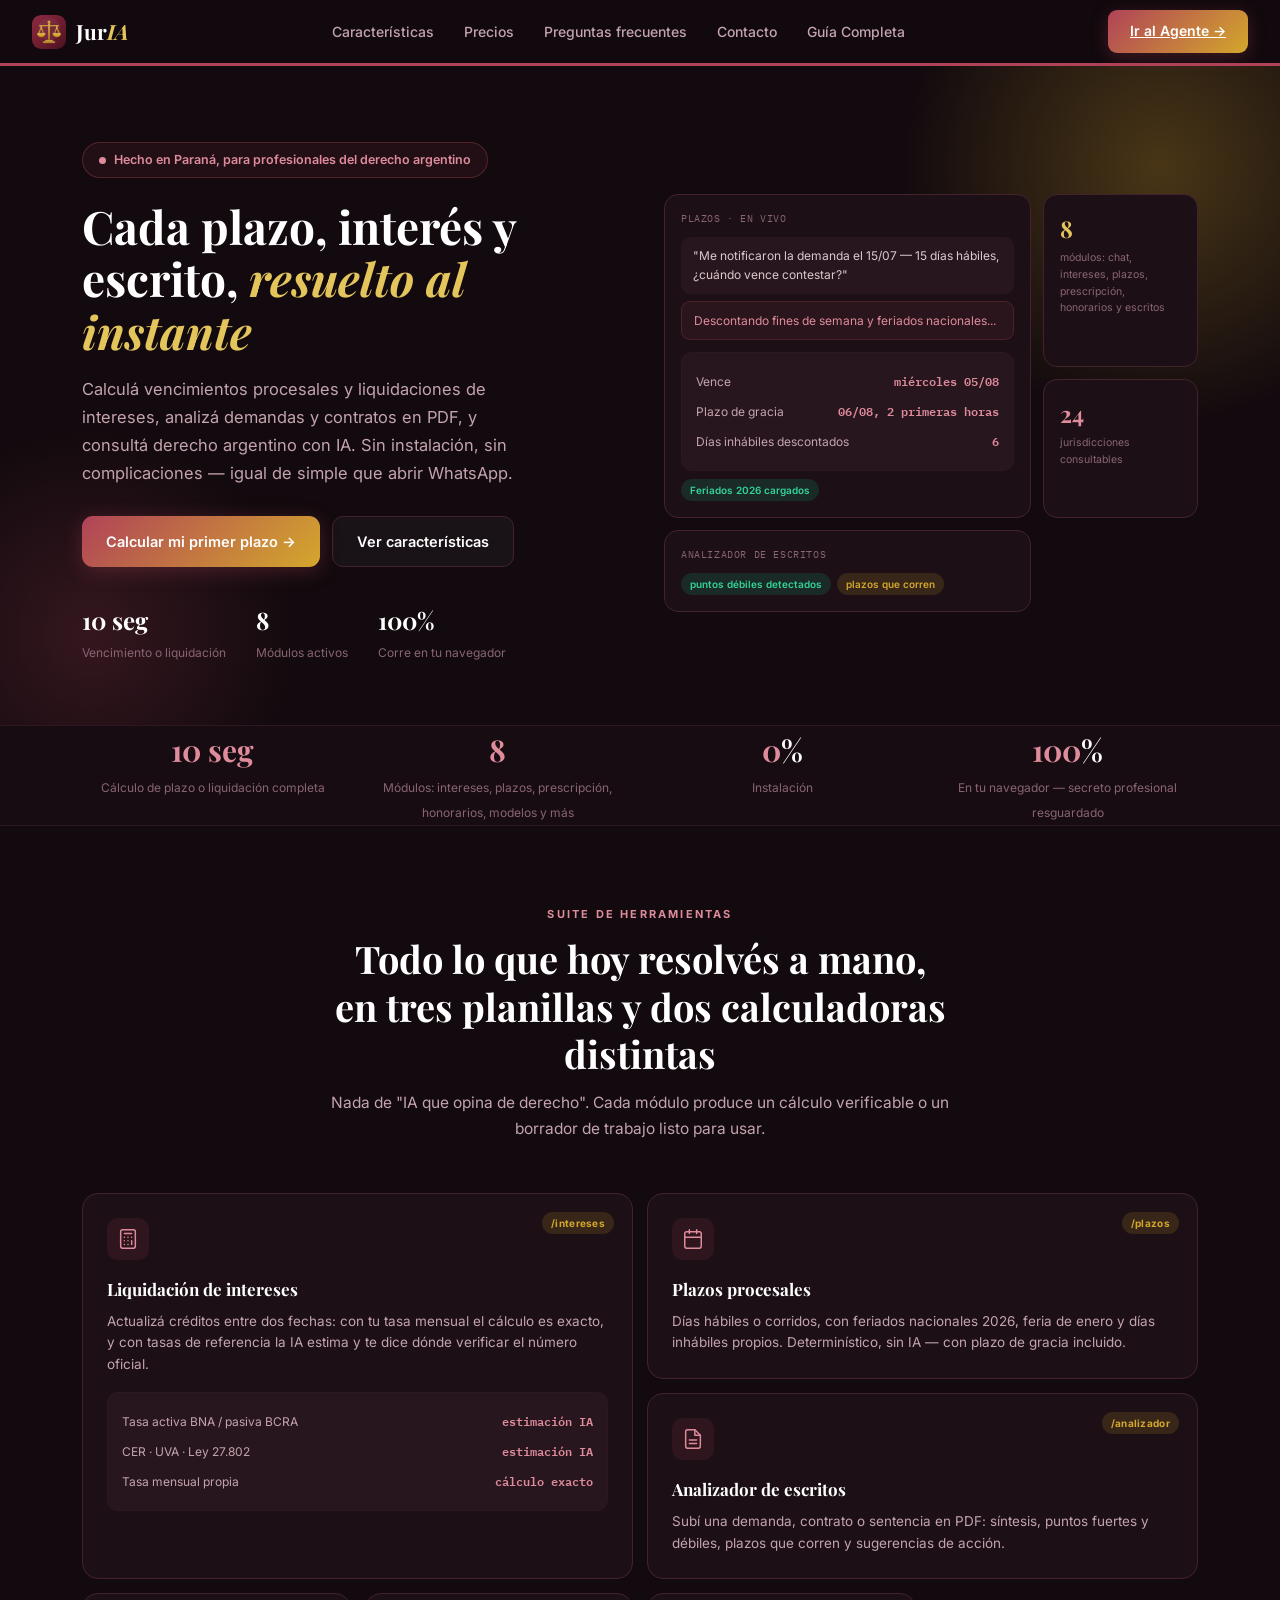
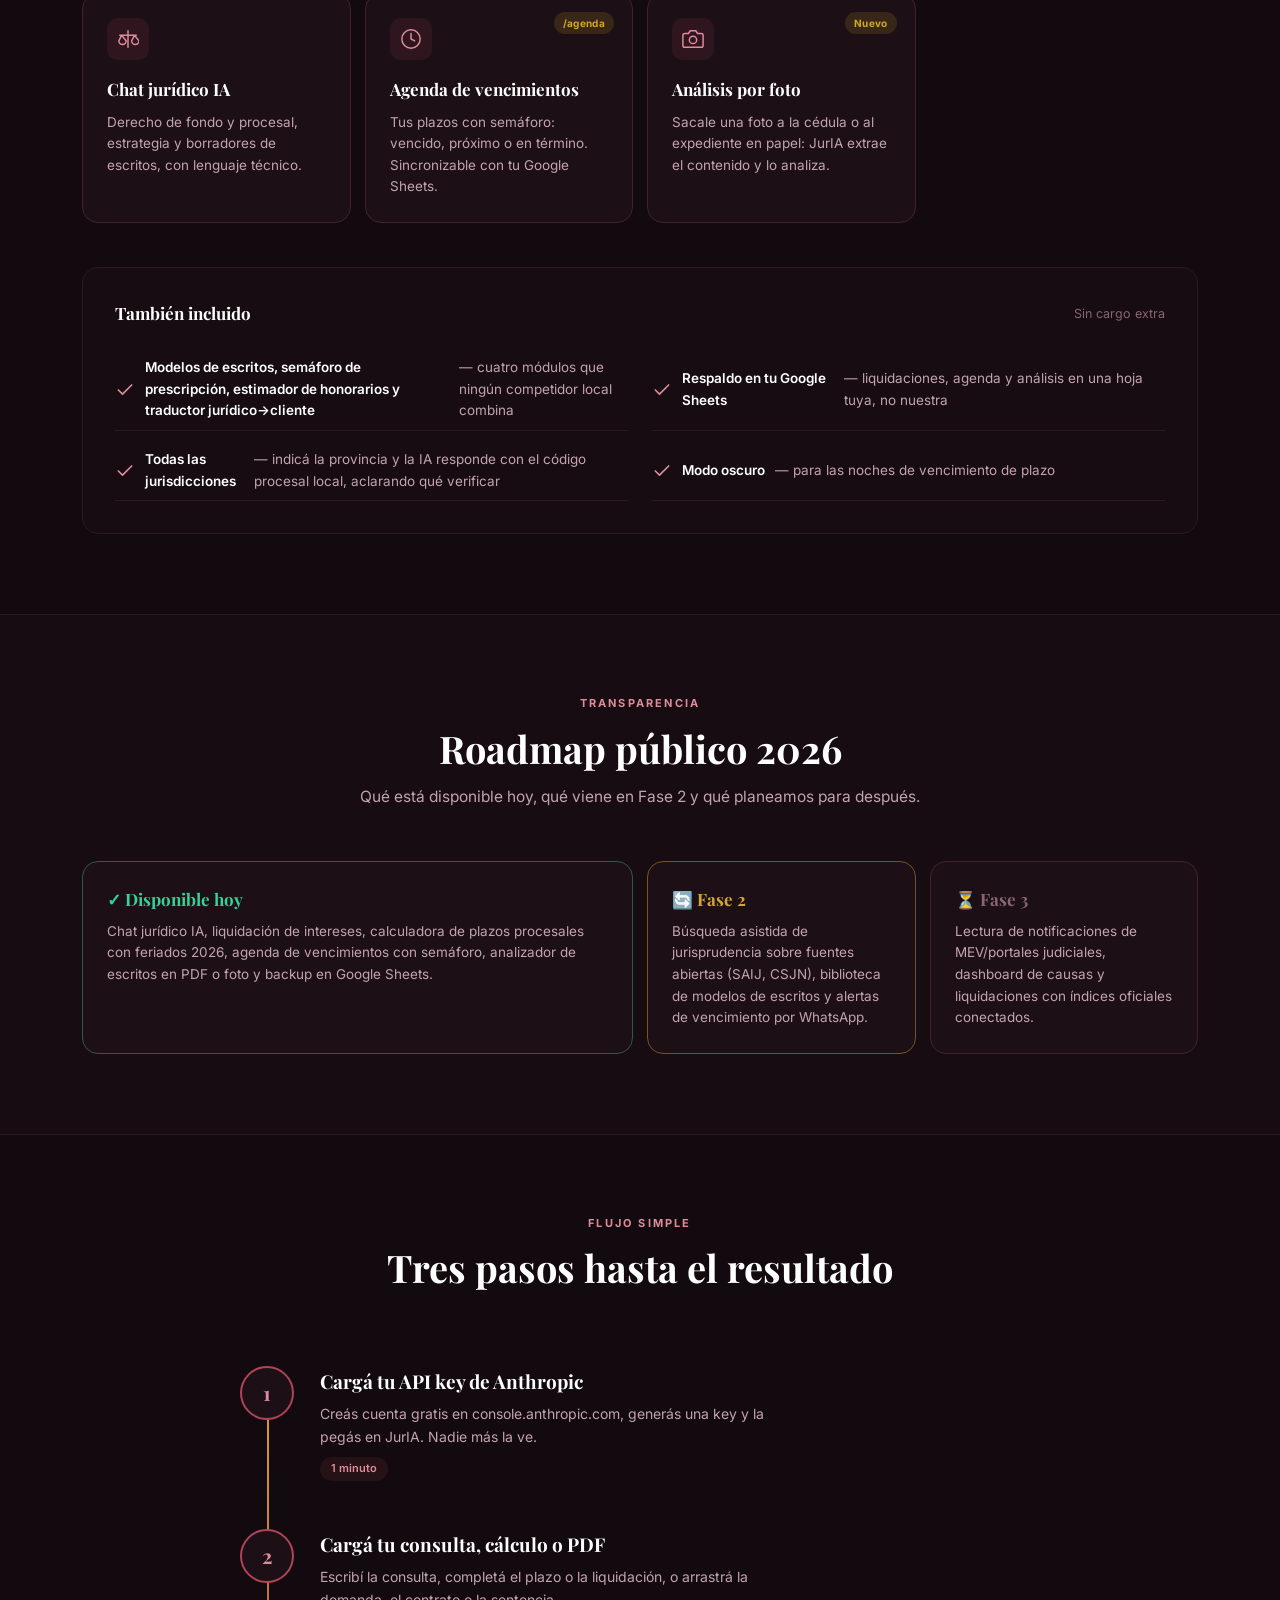
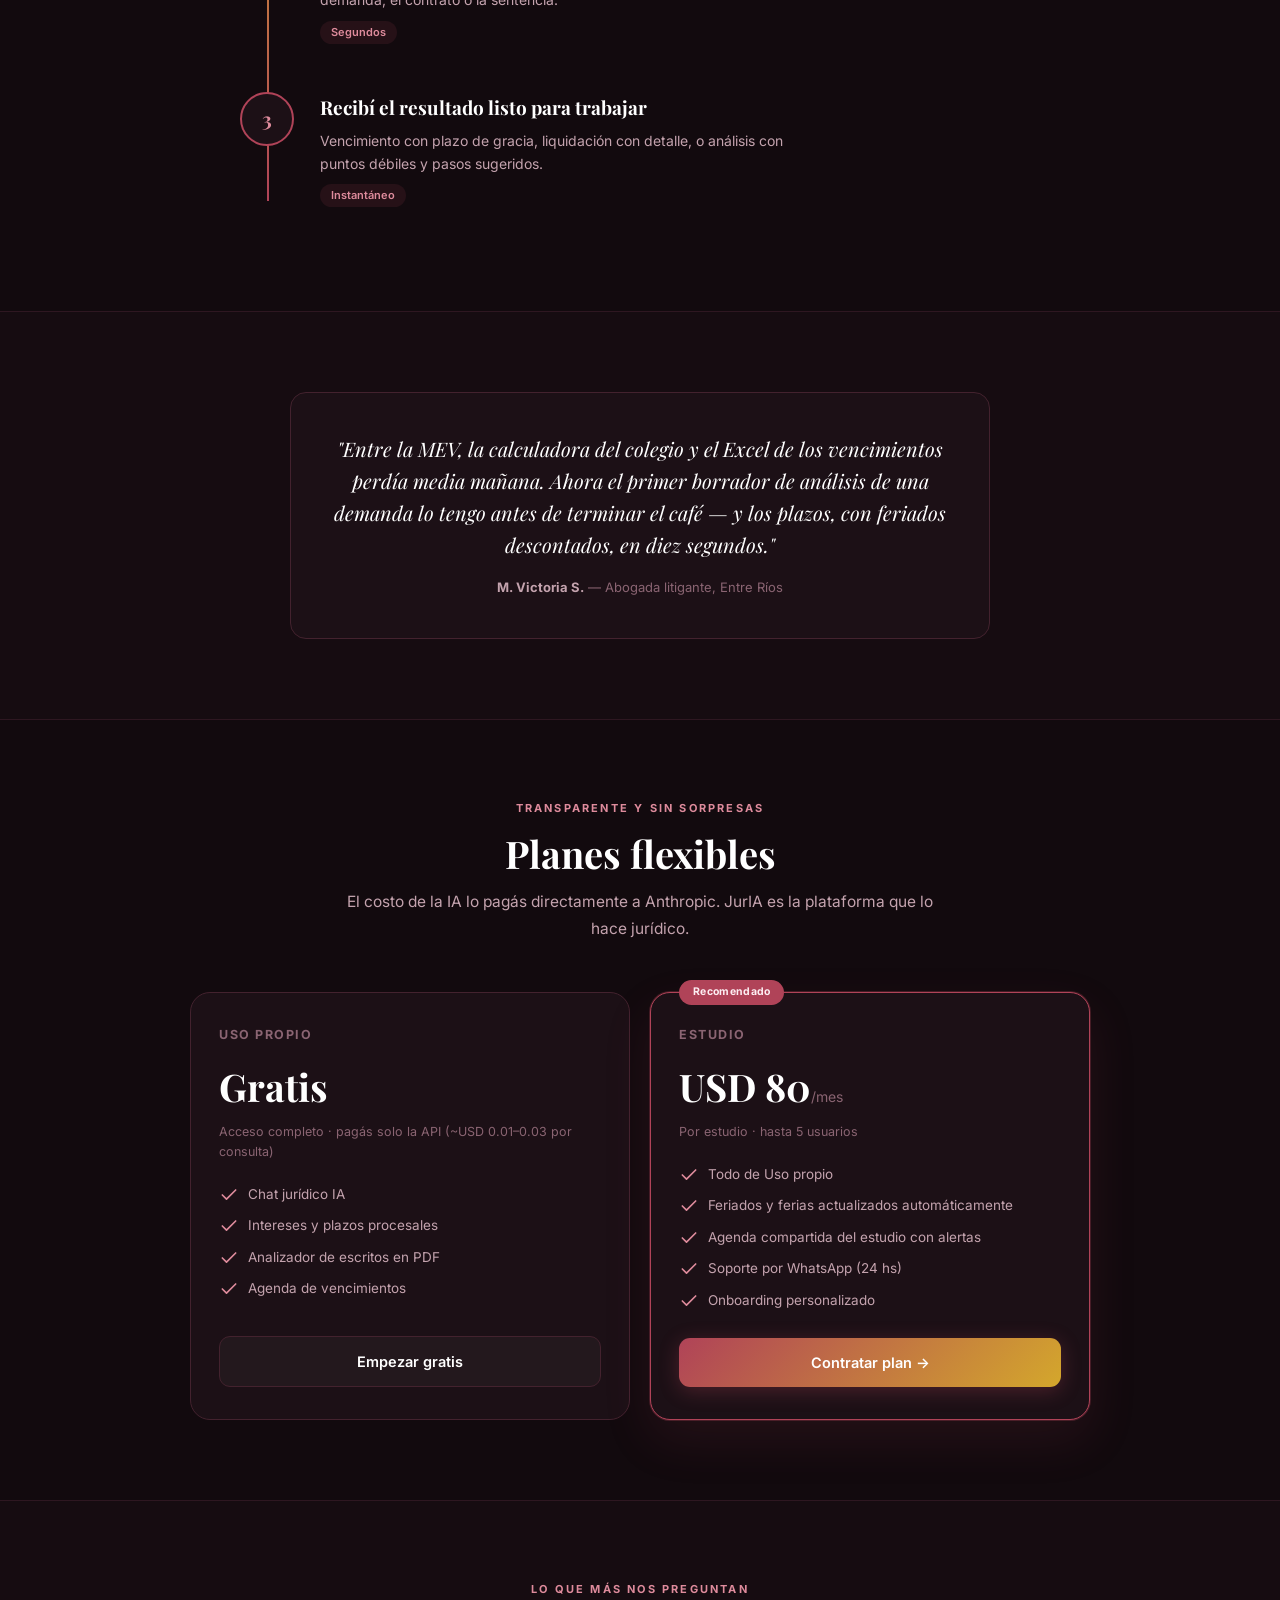
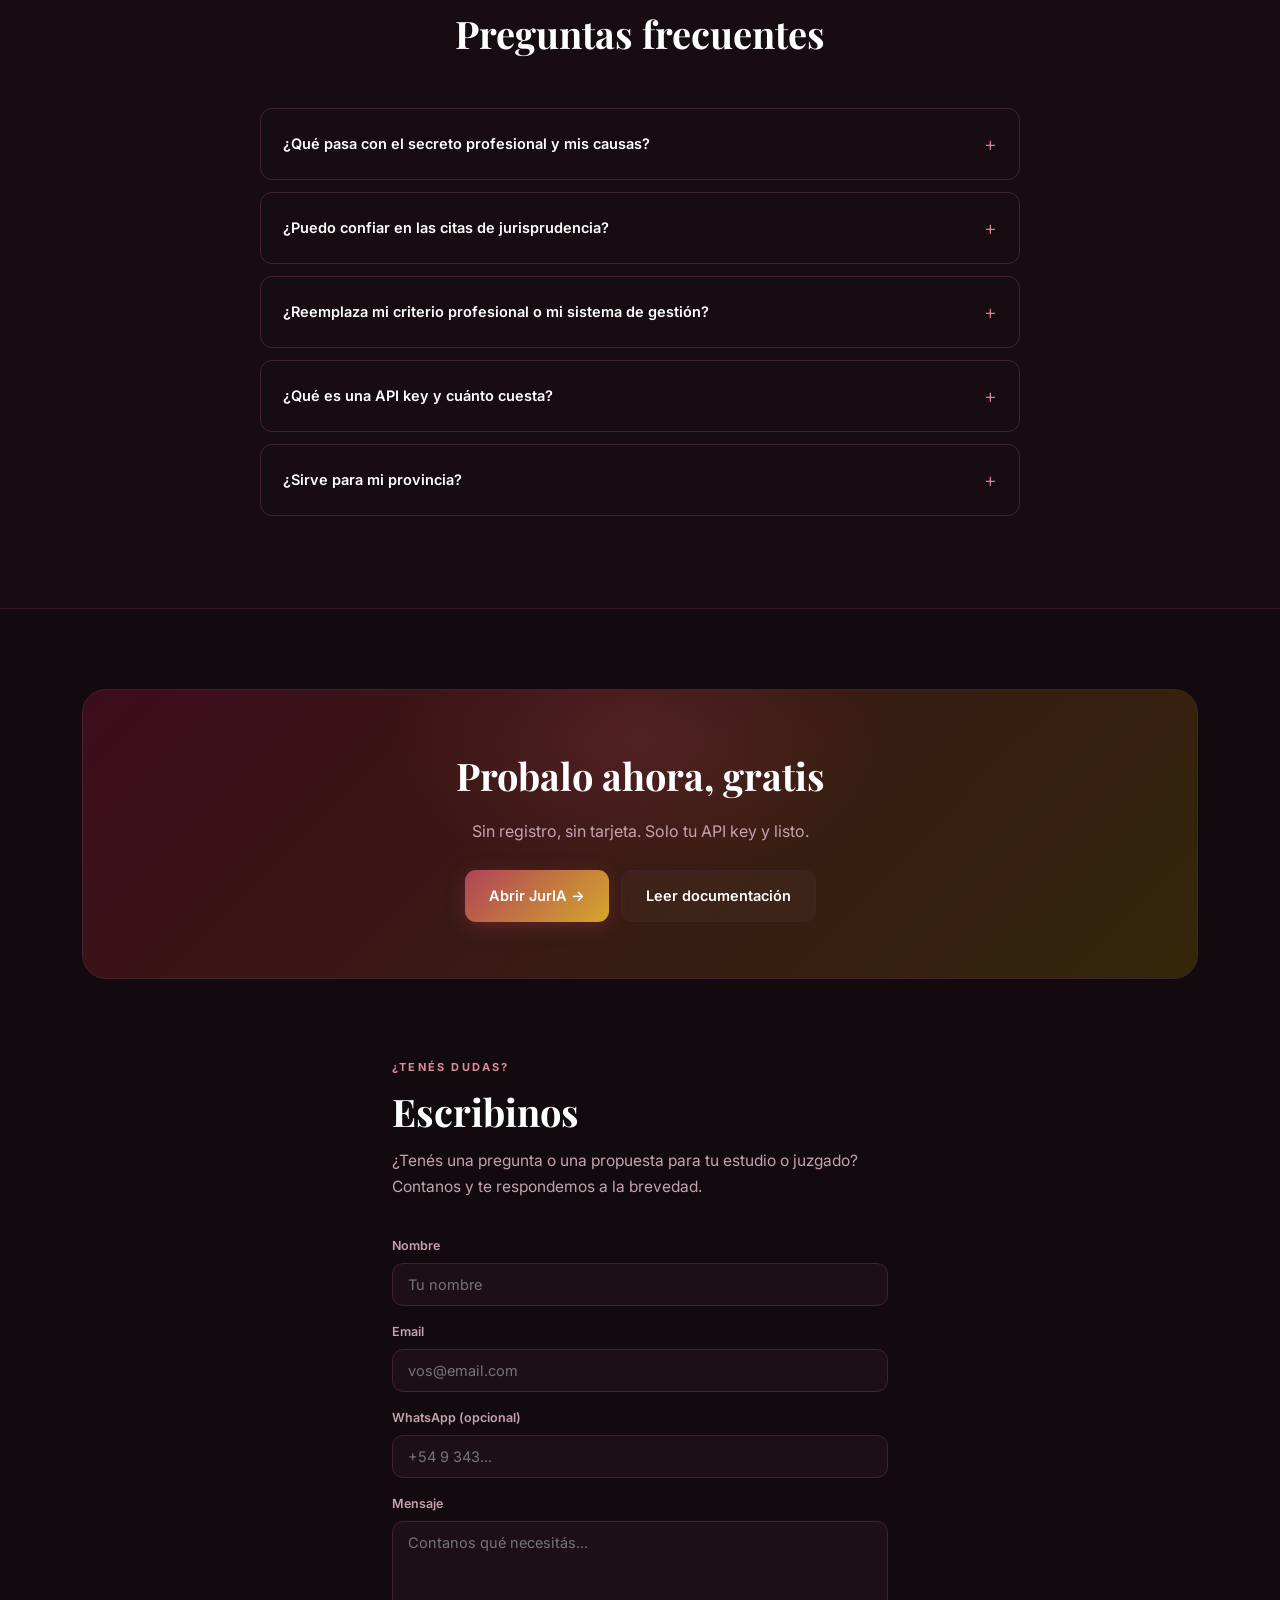
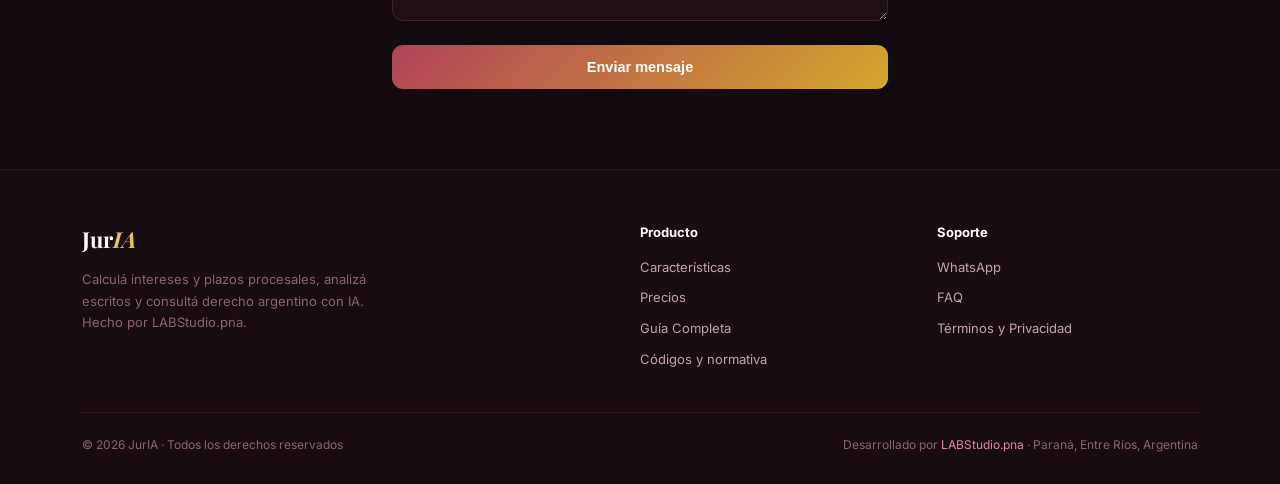
<file: index-juria.html>
<!doctype html>
<html lang="es">
<head>
<meta charset="UTF-8">
<meta name="viewport" content="width=device-width, initial-scale=1.0">
<title>JurIA — Tu agente jurídico con IA</title>
<meta name="description" content="Calculá intereses y plazos procesales, analizá demandas y contratos, y consultá derecho argentino con IA. El agente para abogados, procuradores y magistrados. Sin instalación, sin complicaciones.">

<link rel="icon" type="image/png" sizes="32x32" href="favicon-32x32.png">
<link rel="icon" type="image/png" sizes="16x16" href="favicon-16x16.png">
<link rel="icon" type="image/png" sizes="192x192" href="favicon-192.png">
<link rel="icon" type="image/png" sizes="512x512" href="favicon-512.png">
<link rel="apple-touch-icon" sizes="180x180" href="apple-touch-icon.png">
<link rel="shortcut icon" href="favicon.ico">
<link rel="manifest" href="site.webmanifest">
<meta name="theme-color" content="#120A0E">
<meta name="apple-mobile-web-app-capable" content="yes">
<meta name="apple-mobile-web-app-title" content="JurIA">

<meta property="og:type" content="website">
<meta property="og:title" content="JurIA — Tu agente jurídico con IA">
<meta property="og:description" content="Calculá intereses y plazos procesales, analizá escritos y consultá derecho argentino con IA. Sin instalación, sin complicaciones.">
<meta property="og:image" content="https://labstudiopna.github.io/JurIA/og-image.png">
<meta property="og:image:width" content="1200">
<meta property="og:image:height" content="630">
<meta property="og:url" content="https://labstudiopna.github.io/JurIA/">
<meta name="twitter:card" content="summary_large_image">
<meta name="twitter:title" content="JurIA — Tu agente jurídico con IA">
<meta name="twitter:description" content="Intereses, plazos procesales y análisis de escritos con IA para profesionales del derecho.">
<meta name="twitter:image" content="https://labstudiopna.github.io/JurIA/og-image.png">

<link rel="preconnect" href="https://fonts.googleapis.com">
<link href="https://fonts.googleapis.com/css2?family=Playfair+Display:ital,wght@0,600;0,700;0,800;1,600&family=Inter:wght@400;500;600;700;800&family=IBM+Plex+Mono:wght@400;500;600&display=swap" rel="stylesheet">
<style>
*,*::before,*::after{box-sizing:border-box;margin:0;padding:0}
:root{
  --bg:#120A0E;--bg-2:#1C1016;--bg-3:#28161E;--bg-soft:#160C11;
  --border:#43222E;--border-soft:#2E1721;
  --text:#F8EEF1;--mid:#C4A3AE;--dim:#8A6472;
  --brand:#B04358;--brand-soft:#DE8B9C;--brand-2:#D4A72C;--brand-2-soft:#E3C55C;
  --amber:#D4A72C;--red:#F87171;--ok:#10B981;--ok-soft:#34D399;
  --serif:'Playfair Display',Georgia,serif;
  --sans:'Inter',system-ui,-apple-system,sans-serif;
  --mono:'IBM Plex Mono',monospace;
  --radius:16px;
}
</style>
<link rel="stylesheet" href="bento.css">
<script src="tracker.js" defer></script>
</head>
<body>

<nav>
  <a href="#" class="logo">
    <img src="favicon-192.png" alt="JurIA">
    <div class="logo-name">Jur<em>IA</em></div>
  </a>
  <ul class="nav-links">
    <li><a href="#features">Características</a></li>
    <li><a href="#pricing">Precios</a></li>
    <li><a href="#faq">Preguntas frecuentes</a></li>
    <li><a href="#contacto">Contacto</a></li>
    <li><a href="guia-completa.html" target="_blank">Guía Completa</a></li>
  </ul>
  <a href="agente-juria.html" class="nav-cta" id="nav-cta-desktop">Ir al Agente →</a>
  <button class="hamburger" id="hamburger" aria-label="Abrir menú" onclick="toggleMobileMenu()">
    <span></span><span></span><span></span>
  </button>
</nav>

<div class="mobile-menu" id="mobile-menu">
  <a href="#features" onclick="closeMobileMenu()">Características</a>
  <a href="#pricing" onclick="closeMobileMenu()">Precios</a>
  <a href="#faq" onclick="closeMobileMenu()">Preguntas frecuentes</a>
  <a href="#contacto" onclick="closeMobileMenu()">Contacto</a>
  <a href="guia-completa.html" target="_blank">Guía Completa</a>
  <a href="agente-juria.html" class="nav-cta">Ir al Agente →</a>
</div>

<!-- HERO -->
<section class="hero">
  <div class="hero-glow"></div>
  <div class="hero-glow-2"></div>
  <div class="container hero-grid">
    <div>
      <span class="pill"><span class="dot"></span>Hecho en Paraná, para profesionales del derecho argentino</span>
      <h1>Cada plazo, interés y escrito, <em>resuelto al instante</em></h1>
      <p class="lead">Calculá vencimientos procesales y liquidaciones de intereses, analizá demandas y contratos en PDF, y consultá derecho argentino con IA. Sin instalación, sin complicaciones — igual de simple que abrir WhatsApp.</p>
      <div class="hero-cta">
        <a href="agente-juria.html" class="btn btn-primary">Calcular mi primer plazo →</a>
        <a href="#features" class="btn btn-ghost">Ver características</a>
      </div>
      <div class="hero-stats">
        <div class="hstat"><b>10 seg</b><span>Vencimiento o liquidación</span></div>
        <div class="hstat"><b>8</b><span>Módulos activos</span></div>
        <div class="hstat"><b>100%</b><span>Corre en tu navegador</span></div>
      </div>
    </div>
    <div class="hero-bento">
      <div class="hb-tile hb-wide" style="grid-row:span 2">
        <div class="hb-tag">Plazos · en vivo</div>
        <div class="hb-chat-u">"Me notificaron la demanda el 15/07 — 15 días hábiles, ¿cuándo vence contestar?"</div>
        <div class="hb-chat-a">Descontando fines de semana y feriados nacionales...</div>
        <div class="bento-hero-visual" style="margin-top:12px">
          <div class="bhv-row"><span>Vence</span><b>miércoles 05/08</b></div>
          <div class="bhv-row"><span>Plazo de gracia</span><b>06/08, 2 primeras horas</b></div>
          <div class="bhv-row"><span>Días inhábiles descontados</span><b>6</b></div>
        </div>
        <div class="hb-badges">
          <span class="hb-badge g">Feriados 2026 cargados</span>
        </div>
      </div>
      <div class="hb-tile">
        <div class="hb-big">8</div>
        <div class="hb-lbl">módulos: chat, intereses, plazos, prescripción, honorarios y escritos</div>
      </div>
      <div class="hb-tile">
        <div class="hb-big g">24</div>
        <div class="hb-lbl">jurisdicciones consultables</div>
      </div>
      <div class="hb-tile hb-wide">
        <div class="hb-tag">Analizador de escritos</div>
        <div class="hb-badges">
          <span class="hb-badge g">puntos débiles detectados</span>
          <span class="hb-badge a">plazos que corren</span>
        </div>
      </div>
    </div>
  </div>
</section>

<!-- TRUST STRIP -->
<section class="trust" style="padding:0">
  <div class="container trust-grid">
    <div class="tstat"><b><em>10 seg</em></b><span>Cálculo de plazo o liquidación completa</span></div>
    <div class="tstat"><b><em>8</em></b><span>Módulos: intereses, plazos, prescripción, honorarios, modelos y más</span></div>
    <div class="tstat"><b><em>0</em>%</b><span>Instalación</span></div>
    <div class="tstat"><b><em>100</em>%</b><span>En tu navegador — secreto profesional resguardado</span></div>
  </div>
</section>

<!-- FEATURES BENTO -->
<section id="features">
  <div class="container">
    <div class="section-head">
      <span class="eyebrow">Suite de herramientas</span>
      <h2>Todo lo que hoy resolvés a mano, en tres planillas y dos calculadoras distintas</h2>
      <p>Nada de "IA que opina de derecho". Cada módulo produce un cálculo verificable o un borrador de trabajo listo para usar.</p>
    </div>

    <div class="bento-grid">
      <div class="bento b-2x2">
        <span class="badge-new">/intereses</span>
        <div class="icon-wrap"><svg viewBox="0 0 24 24" fill="none" stroke="currentColor" stroke-width="1.6" stroke-linecap="round" stroke-linejoin="round" width="22" height="22"><rect x="4" y="2" width="16" height="20" rx="2"/><line x1="8" y1="6" x2="16" y2="6"/><line x1="8" y1="10" x2="8" y2="10.01"/><line x1="12" y1="10" x2="12" y2="10.01"/><line x1="16" y1="10" x2="16" y2="10.01"/><line x1="8" y1="14" x2="8" y2="14.01"/><line x1="12" y1="14" x2="12" y2="14.01"/><line x1="16" y1="14" x2="16" y2="18"/><line x1="8" y1="18" x2="8" y2="18.01"/><line x1="12" y1="18" x2="12" y2="18.01"/></svg></div>
        <h3>Liquidación de intereses</h3>
        <p>Actualizá créditos entre dos fechas: con tu tasa mensual el cálculo es exacto, y con tasas de referencia la IA estima y te dice dónde verificar el número oficial.</p>
        <div class="bento-hero-visual">
          <div class="bhv-row"><span>Tasa activa BNA / pasiva BCRA</span><b>estimación IA</b></div>
          <div class="bhv-row"><span>CER · UVA · Ley 27.802</span><b>estimación IA</b></div>
          <div class="bhv-row"><span>Tasa mensual propia</span><b>cálculo exacto</b></div>
        </div>
      </div>
      <div class="bento b-2x1">
        <span class="badge-new">/plazos</span>
        <div class="icon-wrap"><svg viewBox="0 0 24 24" fill="none" stroke="currentColor" stroke-width="1.6" stroke-linecap="round" stroke-linejoin="round" width="22" height="22"><rect x="3" y="4" width="18" height="18" rx="2"/><line x1="16" y1="2" x2="16" y2="6"/><line x1="8" y1="2" x2="8" y2="6"/><line x1="3" y1="10" x2="21" y2="10"/></svg></div>
        <h3>Plazos procesales</h3>
        <p>Días hábiles o corridos, con feriados nacionales 2026, feria de enero y días inhábiles propios. Determinístico, sin IA — con plazo de gracia incluido.</p>
      </div>
      <div class="bento b-2x1">
        <span class="badge-new">/analizador</span>
        <div class="icon-wrap"><svg viewBox="0 0 24 24" fill="none" stroke="currentColor" stroke-width="1.6" stroke-linecap="round" stroke-linejoin="round" width="22" height="22"><path d="M14 2H6a2 2 0 0 0-2 2v16a2 2 0 0 0 2 2h12a2 2 0 0 0 2-2V8z"/><polyline points="14 2 14 8 20 8"/><line x1="16" y1="13" x2="8" y2="13"/><line x1="16" y1="17" x2="8" y2="17"/></svg></div>
        <h3>Analizador de escritos</h3>
        <p>Subí una demanda, contrato o sentencia en PDF: síntesis, puntos fuertes y débiles, plazos que corren y sugerencias de acción.</p>
      </div>
      <div class="bento b-1x1">
        <div class="icon-wrap"><svg viewBox="0 0 24 24" fill="none" stroke="currentColor" stroke-width="1.6" stroke-linecap="round" stroke-linejoin="round" width="22" height="22"><path d="M12 3v18M5 8l-3 6a4 4 0 0 0 8 0zM19 8l-3 6a4 4 0 0 0 8 0zM3 8h18"/></svg></div>
        <h3>Chat jurídico IA</h3>
        <p>Derecho de fondo y procesal, estrategia y borradores de escritos, con lenguaje técnico.</p>
      </div>
      <div class="bento b-1x1">
        <span class="badge-new">/agenda</span>
        <div class="icon-wrap"><svg viewBox="0 0 24 24" fill="none" stroke="currentColor" stroke-width="1.6" stroke-linecap="round" stroke-linejoin="round" width="22" height="22"><circle cx="12" cy="12" r="10"/><polyline points="12 6 12 12 16 14"/></svg></div>
        <h3>Agenda de vencimientos</h3>
        <p>Tus plazos con semáforo: vencido, próximo o en término. Sincronizable con tu Google Sheets.</p>
      </div>
      <div class="bento b-1x1">
        <span class="badge-new">Nuevo</span>
        <div class="icon-wrap"><svg viewBox="0 0 24 24" fill="none" stroke="currentColor" stroke-width="1.6" stroke-linecap="round" stroke-linejoin="round" width="22" height="22"><path d="M23 19a2 2 0 0 1-2 2H3a2 2 0 0 1-2-2V8a2 2 0 0 1 2-2h4l2-3h6l2 3h4a2 2 0 0 1 2 2z"/><circle cx="12" cy="13" r="4"/></svg></div>
        <h3>Análisis por foto</h3>
        <p>Sacale una foto a la cédula o al expediente en papel: JurIA extrae el contenido y lo analiza.</p>
      </div>
    </div>

    <div class="included">
      <div class="included-head">
        <h4>También incluido</h4>
        <span>Sin cargo extra</span>
      </div>
      <div class="included-grid">
        <div class="inc-item"><span class="icon"><svg viewBox="0 0 24 24" fill="none" stroke="currentColor" stroke-width="2" stroke-linecap="round" stroke-linejoin="round" width="16" height="16"><polyline points="20 6 9 17 4 12"/></svg></span><b>Modelos de escritos, semáforo de prescripción, estimador de honorarios y traductor jurídico→cliente</b> — cuatro módulos que ningún competidor local combina</div>
        <div class="inc-item"><span class="icon"><svg viewBox="0 0 24 24" fill="none" stroke="currentColor" stroke-width="2" stroke-linecap="round" stroke-linejoin="round" width="16" height="16"><polyline points="20 6 9 17 4 12"/></svg></span><b>Respaldo en tu Google Sheets</b> — liquidaciones, agenda y análisis en una hoja tuya, no nuestra</div>
        <div class="inc-item"><span class="icon"><svg viewBox="0 0 24 24" fill="none" stroke="currentColor" stroke-width="2" stroke-linecap="round" stroke-linejoin="round" width="16" height="16"><polyline points="20 6 9 17 4 12"/></svg></span><b>Todas las jurisdicciones</b> — indicá la provincia y la IA responde con el código procesal local, aclarando qué verificar</div>
        <div class="inc-item"><span class="icon"><svg viewBox="0 0 24 24" fill="none" stroke="currentColor" stroke-width="2" stroke-linecap="round" stroke-linejoin="round" width="16" height="16"><polyline points="20 6 9 17 4 12"/></svg></span><b>Modo oscuro</b> — para las noches de vencimiento de plazo</div>
      </div>
    </div>
  </div>
</section>

<!-- ROADMAP -->
<section style="background:var(--bg-soft);border-top:1px solid var(--border-soft);border-bottom:1px solid var(--border-soft)">
  <div class="container">
    <div class="section-head">
      <span class="eyebrow">Transparencia</span>
      <h2>Roadmap público 2026</h2>
      <p>Qué está disponible hoy, qué viene en Fase 2 y qué planeamos para después.</p>
    </div>
    <div class="bento-grid">
      <div class="bento b-2x1" style="border-color:color-mix(in srgb, var(--ok) 35%, var(--border))">
        <h3 style="color:var(--ok-soft)">✓ Disponible hoy</h3>
        <p>Chat jurídico IA, liquidación de intereses, calculadora de plazos procesales con feriados 2026, agenda de vencimientos con semáforo, analizador de escritos en PDF o foto y backup en Google Sheets.</p>
      </div>
      <div class="bento b-1x1" style="border-color:color-mix(in srgb, var(--amber) 35%, var(--border))">
        <h3 style="color:var(--amber)">🔄 Fase 2</h3>
        <p>Búsqueda asistida de jurisprudencia sobre fuentes abiertas (SAIJ, CSJN), biblioteca de modelos de escritos y alertas de vencimiento por WhatsApp.</p>
      </div>
      <div class="bento b-1x1">
        <h3 style="color:var(--dim)">⏳ Fase 3</h3>
        <p>Lectura de notificaciones de MEV/portales judiciales, dashboard de causas y liquidaciones con índices oficiales conectados.</p>
      </div>
    </div>
  </div>
</section>

<!-- STEPS -->
<section>
  <div class="container">
    <div class="section-head">
      <span class="eyebrow">Flujo simple</span>
      <h2>Tres pasos hasta el resultado</h2>
    </div>
    <div class="steps-wrap">
      <div class="step">
        <div class="stepn">1</div>
        <div>
          <div class="stept">Cargá tu API key de Anthropic</div>
          <div class="stepd">Creás cuenta gratis en console.anthropic.com, generás una key y la pegás en JurIA. Nadie más la ve.</div>
          <span class="stag">1 minuto</span>
        </div>
      </div>
      <div class="step">
        <div class="stepn">2</div>
        <div>
          <div class="stept">Cargá tu consulta, cálculo o PDF</div>
          <div class="stepd">Escribí la consulta, completá el plazo o la liquidación, o arrastrá la demanda, el contrato o la sentencia.</div>
          <span class="stag">Segundos</span>
        </div>
      </div>
      <div class="step">
        <div class="stepn">3</div>
        <div>
          <div class="stept">Recibí el resultado listo para trabajar</div>
          <div class="stepd">Vencimiento con plazo de gracia, liquidación con detalle, o análisis con puntos débiles y pasos sugeridos.</div>
          <span class="stag">Instantáneo</span>
        </div>
      </div>
    </div>
  </div>
</section>

<!-- TESTIMONIAL -->
<section style="background:var(--bg-soft);border-top:1px solid var(--border-soft);border-bottom:1px solid var(--border-soft)">
  <div class="container">
    <div class="bento" style="max-width:700px;margin:0 auto;text-align:center;padding:40px">
      <p style="font-family:var(--serif);font-size:20px;font-style:italic;color:#fff;line-height:1.6;margin-bottom:16px">"Entre la MEV, la calculadora del colegio y el Excel de los vencimientos perdía media mañana. Ahora el primer borrador de análisis de una demanda lo tengo antes de terminar el café — y los plazos, con feriados descontados, en diez segundos."</p>
      <div style="font-size:13px;color:var(--dim)"><b style="color:var(--mid)">M. Victoria S.</b> — Abogada litigante, Entre Ríos</div>
    </div>
  </div>
</section>

<!-- PRICING -->
<section id="pricing">
  <div class="container">
    <div class="section-head">
      <span class="eyebrow">Transparente y sin sorpresas</span>
      <h2>Planes flexibles</h2>
      <p>El costo de la IA lo pagás directamente a Anthropic. JurIA es la plataforma que lo hace jurídico.</p>
    </div>
    <div class="pgrid">
      <div class="plan">
        <h3>Uso propio</h3>
        <div class="price">Gratis</div>
        <div class="period">Acceso completo · pagás solo la API (~USD 0.01–0.03 por consulta)</div>
        <ul>
          <li><span class="icon"><svg viewBox="0 0 24 24" fill="none" stroke="currentColor" stroke-width="2" stroke-linecap="round" stroke-linejoin="round" width="16" height="16"><polyline points="20 6 9 17 4 12"/></svg></span>Chat jurídico IA</li>
          <li><span class="icon"><svg viewBox="0 0 24 24" fill="none" stroke="currentColor" stroke-width="2" stroke-linecap="round" stroke-linejoin="round" width="16" height="16"><polyline points="20 6 9 17 4 12"/></svg></span>Intereses y plazos procesales</li>
          <li><span class="icon"><svg viewBox="0 0 24 24" fill="none" stroke="currentColor" stroke-width="2" stroke-linecap="round" stroke-linejoin="round" width="16" height="16"><polyline points="20 6 9 17 4 12"/></svg></span>Analizador de escritos en PDF</li>
          <li><span class="icon"><svg viewBox="0 0 24 24" fill="none" stroke="currentColor" stroke-width="2" stroke-linecap="round" stroke-linejoin="round" width="16" height="16"><polyline points="20 6 9 17 4 12"/></svg></span>Agenda de vencimientos</li>
        </ul>
        <a href="agente-juria.html" class="btn btn-ghost" style="justify-content:center">Empezar gratis</a>
      </div>
      <div class="plan feat">
        <span class="plan-badge">Recomendado</span>
        <h3>Estudio</h3>
        <div class="price">USD 80<small>/mes</small></div>
        <div class="period">Por estudio · hasta 5 usuarios</div>
        <ul>
          <li><span class="icon"><svg viewBox="0 0 24 24" fill="none" stroke="currentColor" stroke-width="2" stroke-linecap="round" stroke-linejoin="round" width="16" height="16"><polyline points="20 6 9 17 4 12"/></svg></span>Todo de Uso propio</li>
          <li><span class="icon"><svg viewBox="0 0 24 24" fill="none" stroke="currentColor" stroke-width="2" stroke-linecap="round" stroke-linejoin="round" width="16" height="16"><polyline points="20 6 9 17 4 12"/></svg></span>Feriados y ferias actualizados automáticamente</li>
          <li><span class="icon"><svg viewBox="0 0 24 24" fill="none" stroke="currentColor" stroke-width="2" stroke-linecap="round" stroke-linejoin="round" width="16" height="16"><polyline points="20 6 9 17 4 12"/></svg></span>Agenda compartida del estudio con alertas</li>
          <li><span class="icon"><svg viewBox="0 0 24 24" fill="none" stroke="currentColor" stroke-width="2" stroke-linecap="round" stroke-linejoin="round" width="16" height="16"><polyline points="20 6 9 17 4 12"/></svg></span>Soporte por WhatsApp (24 hs)</li>
          <li><span class="icon"><svg viewBox="0 0 24 24" fill="none" stroke="currentColor" stroke-width="2" stroke-linecap="round" stroke-linejoin="round" width="16" height="16"><polyline points="20 6 9 17 4 12"/></svg></span>Onboarding personalizado</li>
        </ul>
        <a href="agente-juria.html" class="btn btn-primary" style="justify-content:center">Contratar plan →</a>
      </div>
    </div>
  </div>
</section>

<!-- FAQ -->
<section id="faq" style="background:var(--bg-soft);border-top:1px solid var(--border-soft);border-bottom:1px solid var(--border-soft)">
  <div class="container">
    <div class="section-head">
      <span class="eyebrow">Lo que más nos preguntan</span>
      <h2>Preguntas frecuentes</h2>
    </div>
    <div class="faq-wrap">
      <div class="faqitem">
        <div class="faqq" onclick="toggleFaq(this)">¿Qué pasa con el secreto profesional y mis causas?<span class="faqico">+</span></div>
        <div class="faqa">JurIA no tiene backend propio. Tu API key y el contenido de tus consultas van directo de tu navegador a Anthropic — nosotros no vemos, guardamos ni procesamos el contenido de tus causas. Lo que decidas guardar (liquidaciones, agenda) queda en tu navegador o en tu propio Google Sheets.</div>
      </div>
      <div class="faqitem">
        <div class="faqq" onclick="toggleFaq(this)">¿Puedo confiar en las citas de jurisprudencia?<span class="faqico">+</span></div>
        <div class="faqa">No a ciegas — y JurIA es honesto con eso. La IA está instruida para no inventar fallos con carátula y fecha como si fueran verificados, y para recordarte verificar toda cita en SAIJ, CSJN o tu editorial jurídica antes de presentarla. Los cálculos de plazos, en cambio, son aritmética pura sin IA.</div>
      </div>
      <div class="faqitem">
        <div class="faqq" onclick="toggleFaq(this)">¿Reemplaza mi criterio profesional o mi sistema de gestión?<span class="faqico">+</span></div>
        <div class="faqa">No. Es una herramienta de apoyo para abogados, procuradores y magistrados: acelera cálculos, borradores y primeras lecturas de documentos. La estrategia, la firma y la responsabilidad profesional siguen siendo tuyas.</div>
      </div>
      <div class="faqitem">
        <div class="faqq" onclick="toggleFaq(this)">¿Qué es una API key y cuánto cuesta?<span class="faqico">+</span></div>
        <div class="faqa">Es una clave personal para usar la IA de Anthropic. Creás cuenta gratis en console.anthropic.com, cargás crédito y generás tu key. Con USD 5 hacés varios cientos de consultas o decenas de análisis de escritos.</div>
      </div>
      <div class="faqitem">
        <div class="faqq" onclick="toggleFaq(this)">¿Sirve para mi provincia?<span class="faqico">+</span></div>
        <div class="faqa">Sí. Indicás la jurisdicción y la IA responde con el código procesal y la normativa local que conoce, aclarando qué conviene verificar en acordadas o boletines. La calculadora de plazos te deja cargar feriados provinciales y ferias propias de tu tribunal.</div>
      </div>
    </div>
  </div>
</section>

<!-- CTA FINAL -->
<section id="contacto">
  <div class="container">
    <div class="cta-final">
      <h2>Probalo ahora, gratis</h2>
      <p>Sin registro, sin tarjeta. Solo tu API key y listo.</p>
      <div class="hero-cta">
        <a href="agente-juria.html" class="btn btn-primary">Abrir JurIA →</a>
        <a href="guia-completa.html" target="_blank" class="btn btn-ghost">Leer documentación</a>
      </div>
    </div>
  </div>
</section>

<!-- CONTACTO -->
<section style="padding-top:0">
  <div class="container contact-wrap">
    <div class="section-head" style="text-align:left;margin-bottom:0">
      <span class="eyebrow">¿Tenés dudas?</span>
      <h2>Escribinos</h2>
      <p>¿Tenés una pregunta o una propuesta para tu estudio o juzgado? Contanos y te respondemos a la brevedad.</p>
    </div>
    <form class="cform" id="contactForm" action="https://formspree.io/f/TU_FORM_ID_JURIA" method="POST">
      <div class="cfield">
        <label for="cf-name">Nombre</label>
        <input id="cf-name" type="text" name="name" required placeholder="Tu nombre">
      </div>
      <div class="cfield">
        <label for="cf-email">Email</label>
        <input id="cf-email" type="email" name="email" required placeholder="vos@email.com">
      </div>
      <div class="cfield">
        <label for="cf-whatsapp">WhatsApp (opcional)</label>
        <input id="cf-whatsapp" type="tel" name="whatsapp" placeholder="+54 9 343...">
      </div>
      <div class="cfield">
        <label for="cf-msg">Mensaje</label>
        <textarea id="cf-msg" name="message" required placeholder="Contanos qué necesitás..."></textarea>
      </div>
      <input type="hidden" name="_subject" value="Nuevo contacto — JurIA">
      <button type="submit" class="cform-submit" id="cform-submit">Enviar mensaje</button>
      <div class="cform-status" id="cform-status" role="status" aria-live="polite"></div>
    </form>
  </div>
</section>

<!-- FOOTER -->
<footer class="site">
  <div class="container">
    <div class="foot-grid">
      <div class="foot-brand">
        <div class="logo-name">Jur<em>IA</em></div>
        <p>Calculá intereses y plazos procesales, analizá escritos y consultá derecho argentino con IA. Hecho por LABStudio.pna.</p>
      </div>
      <div class="foot-links">
        <b>Producto</b>
        <a href="#features">Características</a>
        <a href="#pricing">Precios</a>
        <a href="guia-completa.html">Guía Completa</a>
        <a href="codigos.html">Códigos y normativa</a>
      </div>
      <div class="foot-links">
        <b>Soporte</b>
        <a href="https://wa.me/5493435344597?text=Hola,%20quiero%20info%20sobre%20JurIA">WhatsApp</a>
        <a href="#faq">FAQ</a>
        <a href="terminos.html">Términos y Privacidad</a>
      </div>
    </div>
    <div class="foot-bottom">
      <span>© 2026 JurIA · Todos los derechos reservados</span>
      <span>Desarrollado por <a href="https://labstudiopna.github.io" target="_blank">LABStudio.pna</a> · Paraná, Entre Ríos, Argentina</span>
    </div>
  </div>
</footer>

<script>
function toggleMobileMenu(){
  document.getElementById('hamburger').classList.toggle('active');
  document.getElementById('mobile-menu').classList.toggle('active');
}
function closeMobileMenu(){
  document.getElementById('hamburger').classList.remove('active');
  document.getElementById('mobile-menu').classList.remove('active');
}
document.querySelector('.logo').addEventListener('click', closeMobileMenu);

function toggleFaq(el){
  const item=el.parentElement;
  const isOpen=item.classList.contains('open');
  document.querySelectorAll('.faqitem').forEach(i=>i.classList.remove('open'));
  if(!isOpen)item.classList.add('open');
}

(function(){
  const isTouch = window.matchMedia('(hover: none)').matches;
  const cards = document.querySelectorAll('.bento, .hb-tile');
  cards.forEach(card => {
    card.addEventListener('mousemove', (e) => {
      const r = card.getBoundingClientRect();
      card.style.setProperty('--mx', (e.clientX - r.left) + 'px');
      card.style.setProperty('--my', (e.clientY - r.top) + 'px');
      if (isTouch) return;
      const rx = (((e.clientY - r.top) / r.height) - 0.5) * -4;
      const ry = (((e.clientX - r.left) / r.width) - 0.5) * 4;
      card.style.transform = `perspective(700px) rotateX(${rx}deg) rotateY(${ry}deg) translateY(-2px)`;
    });
    card.addEventListener('mouseleave', () => {
      card.style.transform = 'perspective(700px) rotateX(0) rotateY(0) translateY(0)';
    });
  });
})();

const obs = new IntersectionObserver(entries => {
  entries.forEach(e => {
    if (e.isIntersecting) { e.target.style.opacity = '1'; e.target.style.transform = 'translateY(0)'; }
  });
}, { threshold: 0.1 });
document.querySelectorAll('.bento, .step, .plan, .hb-tile').forEach(el => {
  el.style.opacity = '0'; el.style.transform = 'translateY(16px)';
  el.style.transition = 'opacity .5s ease, transform .5s ease';
  obs.observe(el);
});

const contactForm = document.getElementById('contactForm');
if (contactForm) {
  contactForm.addEventListener('submit', async (e) => {
    e.preventDefault();
    const btn = document.getElementById('cform-submit');
    const status = document.getElementById('cform-status');
    btn.disabled = true;
    btn.textContent = 'Enviando...';
    status.className = 'cform-status show';
    status.textContent = '';
    try {
      const res = await fetch(contactForm.action, { method: 'POST', body: new FormData(contactForm), headers: { 'Accept': 'application/json' } });
      if (res.ok) {
        status.className = 'cform-status show ok';
        status.textContent = '¡Listo! Te respondemos a la brevedad.';
        contactForm.reset();
      } else { throw new Error('error'); }
    } catch (err) {
      status.className = 'cform-status show err';
      status.textContent = 'No pudimos enviar el mensaje. Escribinos por WhatsApp.';
    } finally {
      btn.disabled = false;
      btn.textContent = 'Enviar mensaje';
    }
  });
}
</script>
</body>
</html>
</file>
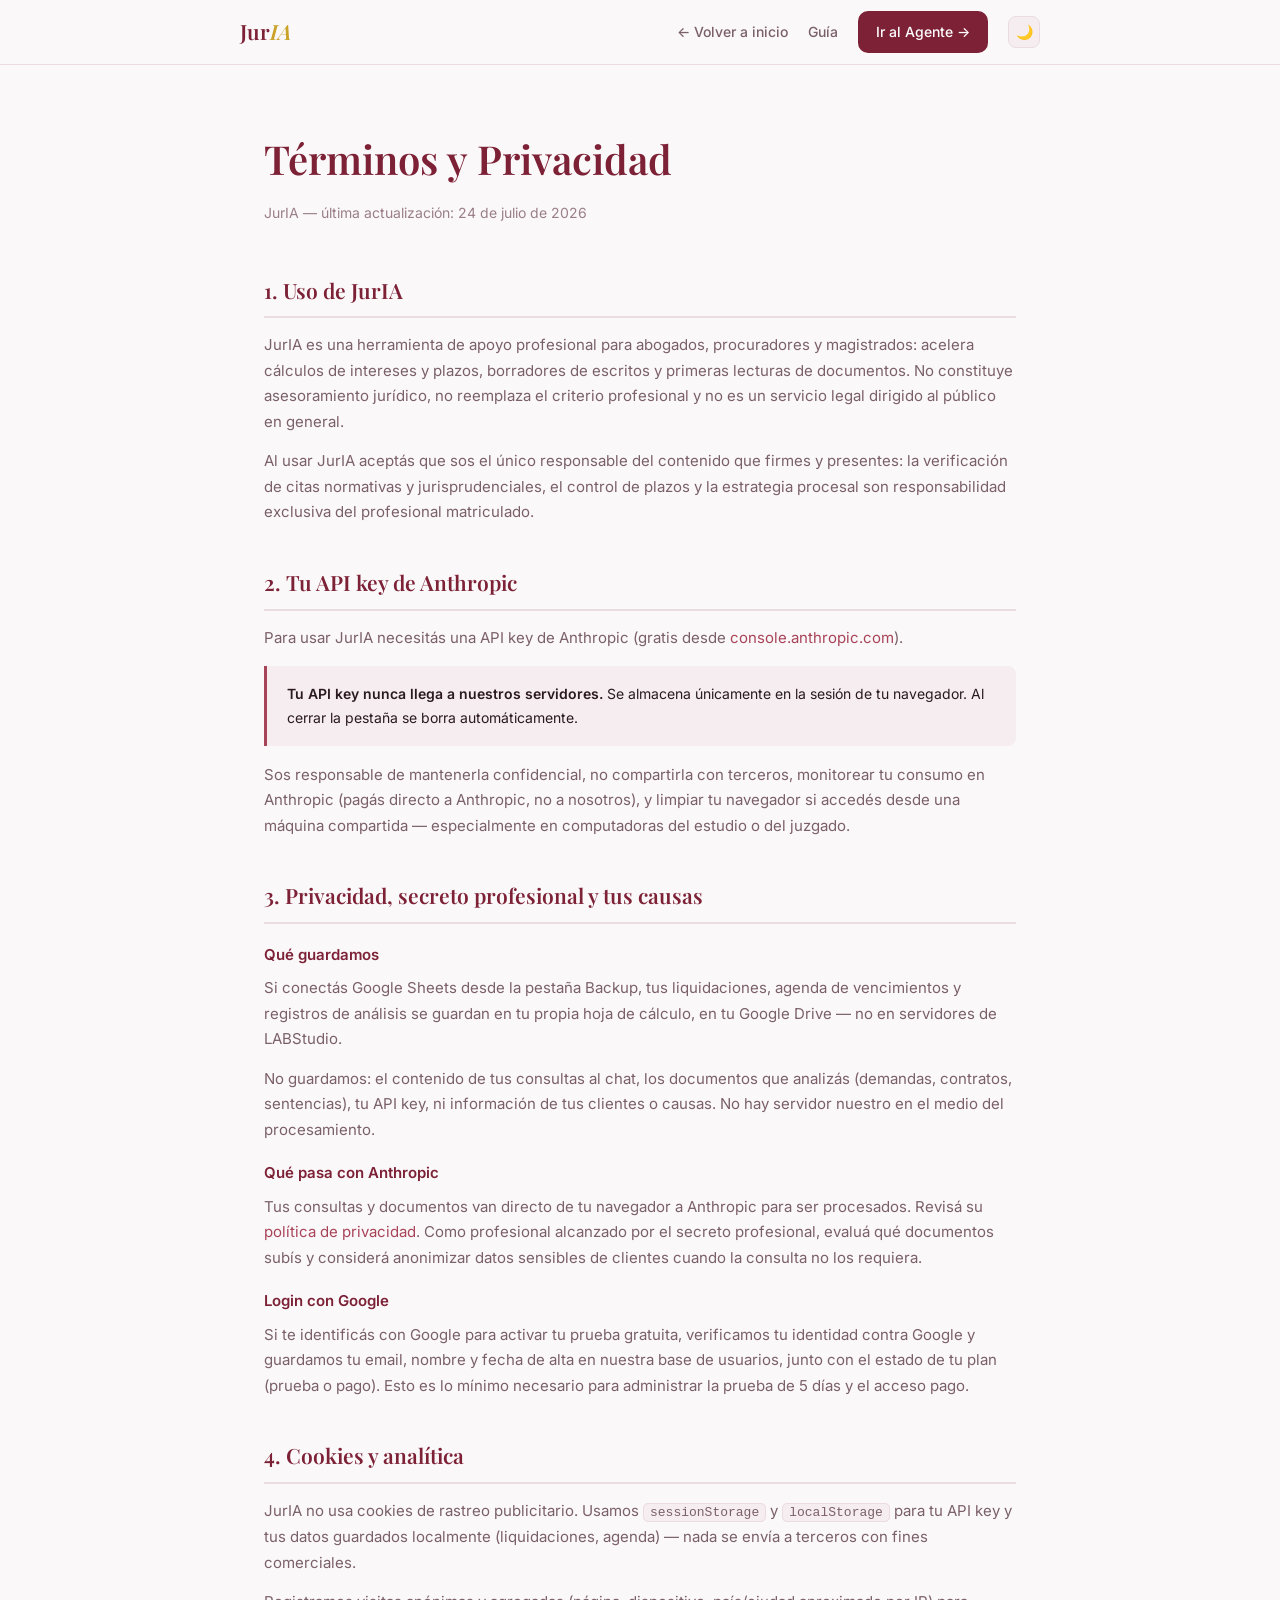
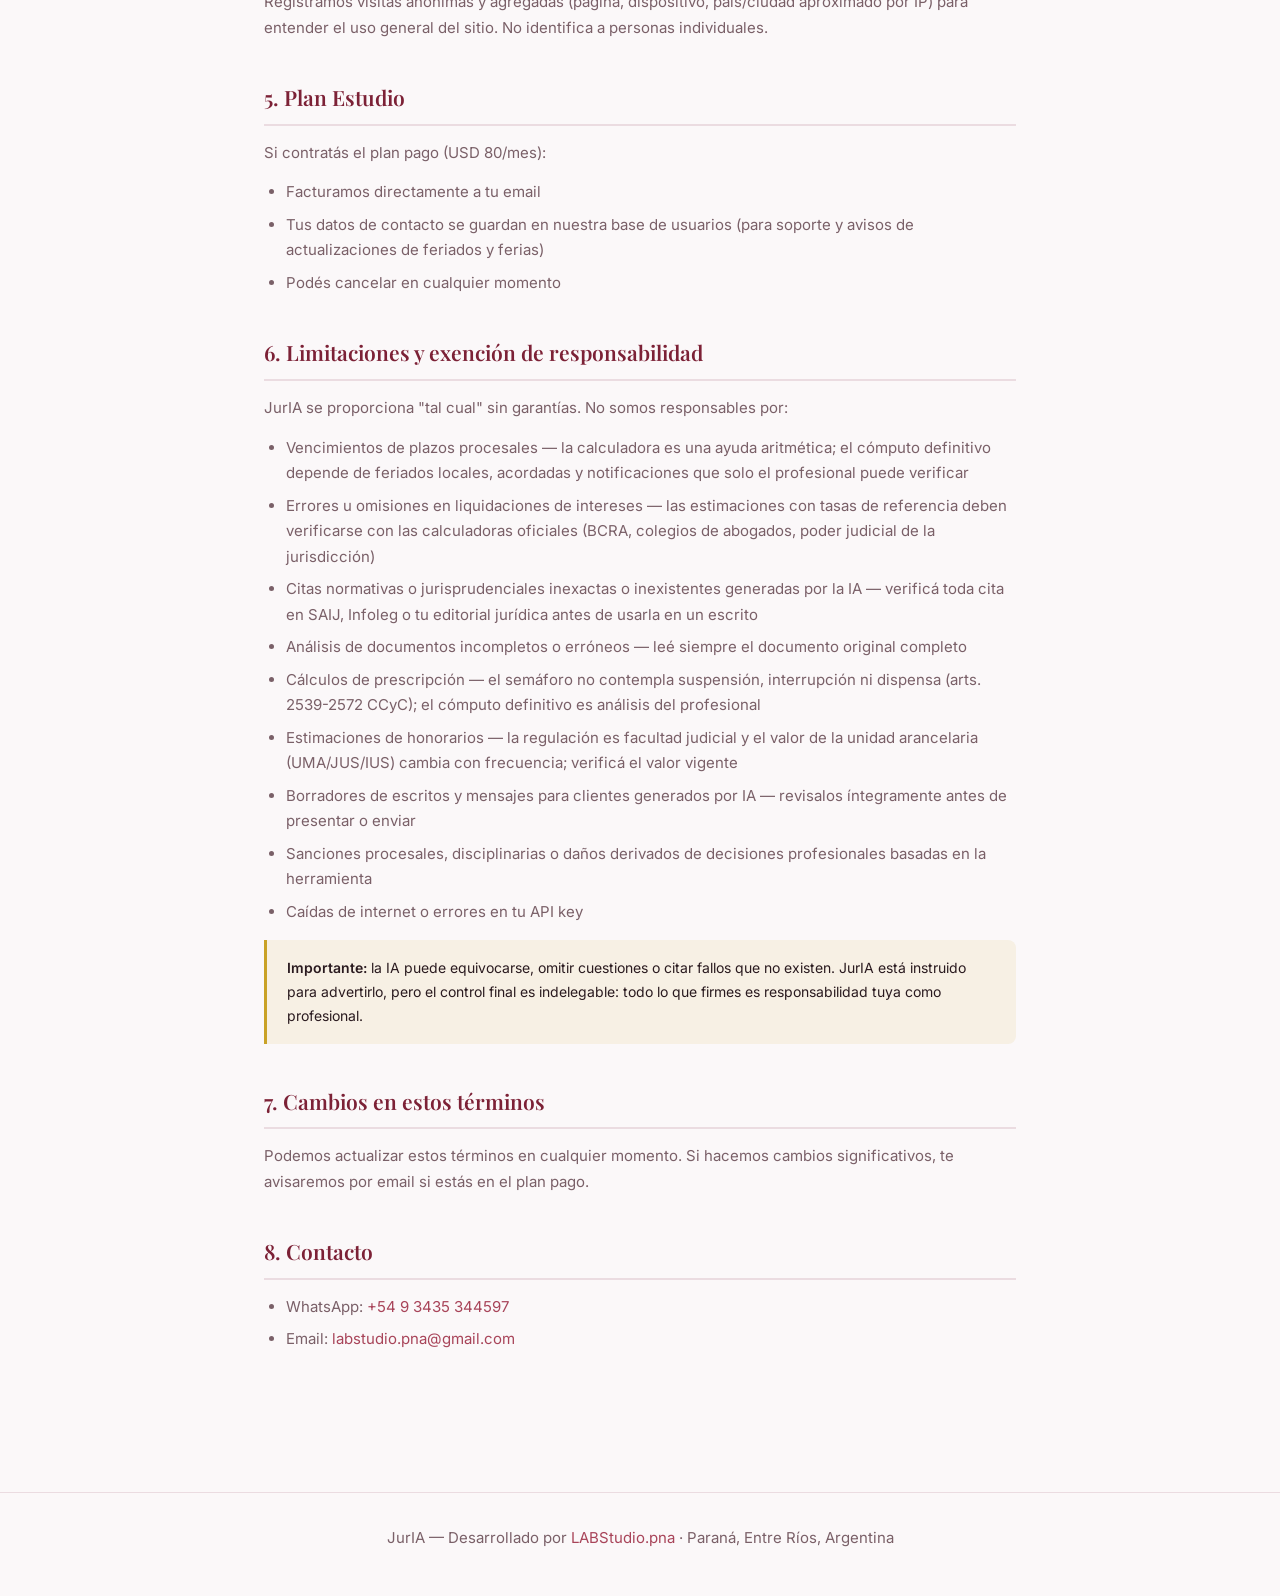
<file: terminos.html>
<!DOCTYPE html>
<html lang="es">
<head>
<meta charset="UTF-8">
<meta name="viewport" content="width=device-width, initial-scale=1.0">
<title>Términos y Privacidad — JurIA</title>
<meta name="description" content="Términos de servicio y política de privacidad de JurIA — agente jurídico con IA para abogados, procuradores y magistrados.">
<link rel="icon" type="image/png" sizes="32x32" href="favicon-32x32.png">
<link rel="icon" type="image/png" sizes="192x192" href="favicon-192.png">
<link rel="shortcut icon" href="favicon.ico">
<link href="https://fonts.googleapis.com/css2?family=Playfair+Display:ital,wght@0,500;0,600;0,700;1,500&family=Inter:wght@400;500;600;700&display=swap" rel="stylesheet">
<script src="tracker.js" defer></script>
<style>
*,*::before,*::after{box-sizing:border-box;margin:0;padding:0}
:root{
  --brand:#7C2136;--brand-light:#A84459;--accent:#C9A227;
  --border:#EBDCE1;--text:#2A1A1F;--mid:#7A6068;--dim:#9A7F88;
  --heading:#7C2136;
  --bg-page:#FBF8F9;--surface:#fff;--surface-2:#F6EDF0;
  --serif:'Playfair Display',Georgia,serif;
  --sans:'Inter',system-ui,sans-serif;
}
[data-theme="dark"]{
  --border:rgba(255,255,255,.12);--text:#F6EDF0;--mid:#BC9BA6;--dim:#96707D;
  --heading:#DE8B9C;
  --bg-page:#160B10;--surface:#26141B;--surface-2:#1F1016;
}
body{font-family:var(--sans);color:var(--text);background:var(--bg-page);line-height:1.7;transition:background .2s,color .2s}

header{position:sticky;top:0;z-index:100;background:var(--bg-page);border-bottom:1px solid var(--border);padding:0 24px}
.nav{max-width:800px;margin:0 auto;height:64px;display:flex;align-items:center;justify-content:space-between}
.logo{font-family:var(--serif);font-weight:600;font-size:21px;color:var(--heading);text-decoration:none}
.logo em{font-style:italic;color:var(--accent)}
.nav-links{display:flex;gap:20px;align-items:center}
.nav-links a{color:var(--mid);text-decoration:none;font-size:14px;font-weight:500}
.nav-links a:hover{color:var(--heading)}
.nav-cta{background:var(--brand);color:#fff !important;padding:9px 18px;border-radius:10px;font-weight:600}
#theme-toggle{background:var(--surface-2);border:1px solid var(--border);border-radius:8px;width:32px;height:32px;display:flex;align-items:center;justify-content:center;cursor:pointer;font-size:14px}

.container{max-width:800px;margin:0 auto;padding:60px 24px 100px}
h1{font-family:var(--serif);font-size:clamp(28px,4vw,40px);font-weight:600;color:var(--heading);margin-bottom:8px}
.subtitulo{color:var(--dim);font-size:14px;margin-bottom:48px}

section{margin-bottom:40px;scroll-margin-top:80px}
h2{font-family:var(--serif);font-size:21px;font-weight:600;color:var(--heading);margin-bottom:14px;padding-bottom:8px;border-bottom:2px solid var(--border)}
h3{font-size:15px;font-weight:600;color:var(--heading);margin:18px 0 8px}
p{color:var(--mid);margin-bottom:14px;font-size:15px}
ul,ol{color:var(--mid);margin:0 0 14px 22px;font-size:15px}
li{margin-bottom:7px}
strong{color:var(--text);font-weight:600}
code{background:var(--surface-2);border:1px solid var(--border);border-radius:5px;padding:1px 6px;font-size:13px}
a.inline{color:var(--brand-light);text-decoration:none}

.highlight{background:var(--surface-2);border-left:3px solid var(--brand-light);border-radius:0 8px 8px 0;padding:16px 20px;margin:16px 0}
.highlight p{margin:0;color:var(--text);font-size:14px}
.warning{background:rgba(201,162,39,.10);border-left:3px solid var(--accent);border-radius:0 8px 8px 0;padding:16px 20px;margin:16px 0}
.warning p{margin:0;color:var(--text);font-size:14px}

footer{border-top:1px solid var(--border);padding:32px 24px;text-align:center;color:var(--dim);font-size:13px}
footer a{color:var(--brand-light);text-decoration:none}

@media(max-width:640px){
  .container{padding:40px 16px 60px}
  .nav-links a:not(.nav-cta){display:none}
}
</style>
</head>
<body>

<header>
  <div class="nav">
    <a href="index.html" class="logo">Jur<em>IA</em></a>
    <div class="nav-links">
      <a href="index.html">← Volver a inicio</a>
      <a href="guia-completa.html">Guía</a>
      <a href="agente-juria.html" class="nav-cta">Ir al Agente →</a>
      <button id="theme-toggle" onclick="toggleTheme()" title="Cambiar tema">🌙</button>
    </div>
  </div>
</header>

<div class="container">
  <h1>Términos y Privacidad</h1>
  <p class="subtitulo">JurIA — última actualización: 24 de julio de 2026</p>

  <section id="uso">
    <h2>1. Uso de JurIA</h2>
    <p>JurIA es una herramienta de apoyo profesional para abogados, procuradores y magistrados: acelera cálculos de intereses y plazos, borradores de escritos y primeras lecturas de documentos. No constituye asesoramiento jurídico, no reemplaza el criterio profesional y no es un servicio legal dirigido al público en general.</p>
    <p>Al usar JurIA aceptás que sos el único responsable del contenido que firmes y presentes: la verificación de citas normativas y jurisprudenciales, el control de plazos y la estrategia procesal son responsabilidad exclusiva del profesional matriculado.</p>
  </section>

  <section id="apikey">
    <h2>2. Tu API key de Anthropic</h2>
    <p>Para usar JurIA necesitás una API key de Anthropic (gratis desde <a class="inline" href="https://console.anthropic.com" target="_blank">console.anthropic.com</a>).</p>
    <div class="highlight"><p><strong>Tu API key nunca llega a nuestros servidores.</strong> Se almacena únicamente en la sesión de tu navegador. Al cerrar la pestaña se borra automáticamente.</p></div>
    <p>Sos responsable de mantenerla confidencial, no compartirla con terceros, monitorear tu consumo en Anthropic (pagás directo a Anthropic, no a nosotros), y limpiar tu navegador si accedés desde una máquina compartida — especialmente en computadoras del estudio o del juzgado.</p>
  </section>

  <section id="privacidad">
    <h2>3. Privacidad, secreto profesional y tus causas</h2>
    <h3>Qué guardamos</h3>
    <p>Si conectás Google Sheets desde la pestaña Backup, tus liquidaciones, agenda de vencimientos y registros de análisis se guardan en tu propia hoja de cálculo, en tu Google Drive — no en servidores de LABStudio.</p>
    <p>No guardamos: el contenido de tus consultas al chat, los documentos que analizás (demandas, contratos, sentencias), tu API key, ni información de tus clientes o causas. No hay servidor nuestro en el medio del procesamiento.</p>
    <h3>Qué pasa con Anthropic</h3>
    <p>Tus consultas y documentos van directo de tu navegador a Anthropic para ser procesados. Revisá su <a class="inline" href="https://www.anthropic.com/privacy" target="_blank">política de privacidad</a>. Como profesional alcanzado por el secreto profesional, evaluá qué documentos subís y considerá anonimizar datos sensibles de clientes cuando la consulta no los requiera.</p>
    <h3>Login con Google</h3>
    <p>Si te identificás con Google para activar tu prueba gratuita, verificamos tu identidad contra Google y guardamos tu email, nombre y fecha de alta en nuestra base de usuarios, junto con el estado de tu plan (prueba o pago). Esto es lo mínimo necesario para administrar la prueba de 5 días y el acceso pago.</p>
  </section>

  <section id="cookies">
    <h2>4. Cookies y analítica</h2>
    <p>JurIA no usa cookies de rastreo publicitario. Usamos <code>sessionStorage</code> y <code>localStorage</code> para tu API key y tus datos guardados localmente (liquidaciones, agenda) — nada se envía a terceros con fines comerciales.</p>
    <p>Registramos visitas anónimas y agregadas (página, dispositivo, país/ciudad aproximado por IP) para entender el uso general del sitio. No identifica a personas individuales.</p>
  </section>

  <section id="plan">
    <h2>5. Plan Estudio</h2>
    <p>Si contratás el plan pago (USD 80/mes):</p>
    <ul>
      <li>Facturamos directamente a tu email</li>
      <li>Tus datos de contacto se guardan en nuestra base de usuarios (para soporte y avisos de actualizaciones de feriados y ferias)</li>
      <li>Podés cancelar en cualquier momento</li>
    </ul>
  </section>

  <section id="limitaciones">
    <h2>6. Limitaciones y exención de responsabilidad</h2>
    <p>JurIA se proporciona "tal cual" sin garantías. No somos responsables por:</p>
    <ul>
      <li>Vencimientos de plazos procesales — la calculadora es una ayuda aritmética; el cómputo definitivo depende de feriados locales, acordadas y notificaciones que solo el profesional puede verificar</li>
      <li>Errores u omisiones en liquidaciones de intereses — las estimaciones con tasas de referencia deben verificarse con las calculadoras oficiales (BCRA, colegios de abogados, poder judicial de la jurisdicción)</li>
      <li>Citas normativas o jurisprudenciales inexactas o inexistentes generadas por la IA — verificá toda cita en SAIJ, Infoleg o tu editorial jurídica antes de usarla en un escrito</li>
      <li>Análisis de documentos incompletos o erróneos — leé siempre el documento original completo</li>
      <li>Cálculos de prescripción — el semáforo no contempla suspensión, interrupción ni dispensa (arts. 2539-2572 CCyC); el cómputo definitivo es análisis del profesional</li>
      <li>Estimaciones de honorarios — la regulación es facultad judicial y el valor de la unidad arancelaria (UMA/JUS/IUS) cambia con frecuencia; verificá el valor vigente</li>
      <li>Borradores de escritos y mensajes para clientes generados por IA — revisalos íntegramente antes de presentar o enviar</li>
      <li>Sanciones procesales, disciplinarias o daños derivados de decisiones profesionales basadas en la herramienta</li>
      <li>Caídas de internet o errores en tu API key</li>
    </ul>
    <div class="warning"><p><strong>Importante:</strong> la IA puede equivocarse, omitir cuestiones o citar fallos que no existen. JurIA está instruido para advertirlo, pero el control final es indelegable: todo lo que firmes es responsabilidad tuya como profesional.</p></div>
  </section>

  <section id="cambios">
    <h2>7. Cambios en estos términos</h2>
    <p>Podemos actualizar estos términos en cualquier momento. Si hacemos cambios significativos, te avisaremos por email si estás en el plan pago.</p>
  </section>

  <section id="contacto">
    <h2>8. Contacto</h2>
    <ul>
      <li>WhatsApp: <a class="inline" href="https://wa.me/5493435344597" target="_blank">+54 9 3435 344597</a></li>
      <li>Email: <a class="inline" href="mailto:labstudio.pna@gmail.com">labstudio.pna@gmail.com</a></li>
    </ul>
  </section>
</div>

<footer>
  <p>JurIA — Desarrollado por <a href="https://labstudiopna.github.io" target="_blank">LABStudio.pna</a> · Paraná, Entre Ríos, Argentina</p>
</footer>

<script>
  (function() {
    const savedTheme = localStorage.getItem('juria_theme') || 'light';
    if (savedTheme === 'dark') document.documentElement.setAttribute('data-theme', 'dark');
  })();
  function applyTheme(theme) {
    if (theme === 'dark') document.documentElement.setAttribute('data-theme', 'dark');
    else document.documentElement.removeAttribute('data-theme');
    const btn = document.getElementById('theme-toggle');
    if (btn) btn.textContent = theme === 'dark' ? '☀️' : '🌙';
  }
  function toggleTheme() {
    const current = document.documentElement.getAttribute('data-theme') === 'dark' ? 'dark' : 'light';
    const next = current === 'dark' ? 'light' : 'dark';
    localStorage.setItem('juria_theme', next);
    applyTheme(next);
  }
  document.addEventListener('DOMContentLoaded', () => {
    applyTheme(localStorage.getItem('juria_theme') || 'light');
  });
</script>

</body>
</html>
</file>
<file: bento.css>
/* ============================================================
   JurIA — bento.css
   Sistema de layout de la landing (grilla bento, hero, pricing,
   FAQ, contacto, footer). Paleta: bordó #7C2136 / #B04358 con
   acento dorado #D4A72C, sobre fondo oscuro vinotinto.
   Las variables de color se definen en el <head> de index.html.
   ============================================================ */

*,*::before,*::after{box-sizing:border-box;margin:0;padding:0}
html{scroll-behavior:smooth}
body{font-family:var(--sans);color:var(--text);background:var(--bg);line-height:1.6;-webkit-font-smoothing:antialiased}
a{color:inherit}
.container{max-width:1180px;margin:0 auto;padding:0 32px}
.icon{width:20px;height:20px;display:inline-block;vertical-align:middle}
.icon svg{width:100%;height:100%}

/* ---------- NAV ---------- */
nav{position:sticky;top:0;z-index:100;background:rgba(18,10,14,.86);backdrop-filter:blur(14px);border-bottom:3px solid var(--brand);padding:0 32px;height:66px;display:flex;align-items:center;justify-content:space-between}
.logo{display:flex;align-items:center;gap:10px;text-decoration:none}
.logo img{width:34px;height:34px;border-radius:9px}
.logo-name{font-family:var(--serif);font-size:21px;font-weight:700;color:#fff}
.logo-name em{font-style:italic;color:var(--brand-2-soft)}
.nav-links{display:flex;align-items:center;gap:30px;list-style:none}
.nav-links a{font-size:14px;font-weight:500;color:var(--mid);text-decoration:none;transition:color .2s}
.nav-links a:hover{color:#fff}
.nav-cta{background:linear-gradient(135deg,var(--brand),var(--brand-2));color:#fff!important;padding:10px 22px;border-radius:9px;font-weight:600;font-size:14px;box-shadow:0 4px 18px color-mix(in srgb, var(--brand) 30%, transparent);transition:all .2s!important;white-space:nowrap}
.nav-cta:hover{transform:translateY(-2px);box-shadow:0 8px 26px color-mix(in srgb, var(--brand) 40%, transparent)!important}
.hamburger{display:none;flex-direction:column;gap:5px;background:none;border:none;cursor:pointer;padding:8px}
.hamburger span{width:22px;height:2px;background:#fff;border-radius:2px;transition:all .3s}
.hamburger.active span:nth-child(1){transform:rotate(45deg) translate(6px,6px)}
.hamburger.active span:nth-child(2){opacity:0}
.hamburger.active span:nth-child(3){transform:rotate(-45deg) translate(6px,-6px)}
.mobile-menu{display:none;position:fixed;top:66px;left:0;right:0;bottom:0;background:var(--bg);border-top:1px solid var(--border);flex-direction:column;padding:16px;z-index:150;overflow-y:auto}
.mobile-menu.active{display:flex}
.mobile-menu a{padding:14px 12px;color:var(--mid);text-decoration:none;font-weight:500;border-bottom:1px solid var(--border-soft)}
.mobile-menu .nav-cta{margin:14px 12px;text-align:center}

/* ---------- BOTONES ---------- */
.btn{display:inline-flex;align-items:center;gap:8px;padding:13px 24px;border-radius:11px;font-weight:600;font-size:14.5px;text-decoration:none;transition:all .2s;border:none;cursor:pointer;font-family:var(--sans)}
.btn-primary{background:linear-gradient(135deg,var(--brand),var(--brand-2));color:#fff;box-shadow:0 4px 20px color-mix(in srgb, var(--brand) 32%, transparent)}
.btn-primary:hover{transform:translateY(-2px);box-shadow:0 10px 28px color-mix(in srgb, var(--brand) 42%, transparent)}
.btn-ghost{background:rgba(255,255,255,.03);color:#fff;border:1px solid var(--border)}
.btn-ghost:hover{background:rgba(255,255,255,.06);border-color:#5A2E3C}

/* ---------- HERO ---------- */
.hero{position:relative;padding:76px 0 60px;overflow:hidden}
.hero-glow{position:absolute;top:-160px;right:-140px;width:520px;height:520px;background:radial-gradient(circle,color-mix(in srgb, var(--brand-2) 28%, transparent),transparent 70%);border-radius:50%;pointer-events:none}
.hero-glow-2{position:absolute;bottom:-120px;left:-120px;width:420px;height:420px;background:radial-gradient(circle,color-mix(in srgb, var(--brand) 22%, transparent),transparent 70%);pointer-events:none}
.hero-grid{position:relative;z-index:1;display:grid;grid-template-columns:1fr 1fr;gap:48px;align-items:center}
.pill{display:inline-flex;align-items:center;gap:8px;background:color-mix(in srgb, var(--brand) 10%, transparent);border:1px solid color-mix(in srgb, var(--brand) 35%, transparent);color:var(--brand-soft);font-size:12.5px;font-weight:600;padding:7px 16px;border-radius:999px;margin-bottom:22px}
.pill .dot{width:7px;height:7px;background:var(--brand-soft);border-radius:50%;animation:pulse 2s infinite}
@keyframes pulse{0%,100%{opacity:1}50%{opacity:.3}}
.hero h1{font-family:var(--serif);font-size:clamp(32px,4vw,46px);font-weight:700;line-height:1.14;margin-bottom:18px;color:#fff}
.hero h1 em{font-style:italic;color:var(--brand-2-soft)}
.hero p.lead{font-size:16.5px;color:var(--mid);max-width:460px;line-height:1.7;margin-bottom:28px}
.hero-cta{display:flex;gap:12px;flex-wrap:wrap;margin-bottom:34px}
.hero-stats{display:flex;gap:30px;flex-wrap:wrap}
.hstat b{display:block;font-family:var(--serif);font-size:24px;font-weight:700;color:#fff}
.hstat span{font-size:12px;color:var(--dim)}

/* ---------- BENTO DEMO DEL HERO ---------- */
.hero-bento{display:grid;grid-template-columns:1.3fr 1fr 1fr;gap:12px;position:relative;z-index:1}
.hb-tile{background:var(--bg-2);border:1px solid var(--border);border-radius:14px;padding:16px;transition:transform .12s ease,box-shadow .12s ease,border-color .12s ease;position:relative;overflow:hidden}
.hb-tile::before{content:"";position:absolute;inset:0;border-radius:inherit;background:radial-gradient(180px circle at var(--mx,50%) var(--my,50%),rgba(222,139,156,.16),transparent 60%);opacity:0;transition:opacity .2s ease;pointer-events:none}
.hb-tile:hover::before{opacity:1}
.hb-tile:hover{border-color:#5A2E3C;box-shadow:0 14px 30px rgba(0,0,0,.35)}
.hb-tag{font-size:10px;font-family:var(--mono);color:var(--dim);letter-spacing:.06em;margin-bottom:10px;text-transform:uppercase}
.hb-chat-u{background:var(--bg-3);border-radius:9px;padding:9px 12px;font-size:12px;color:#DCC9CF;margin-bottom:7px}
.hb-chat-a{background:color-mix(in srgb, var(--brand) 10%, transparent);border:1px solid color-mix(in srgb, var(--brand) 25%, transparent);border-radius:9px;padding:9px 12px;font-size:12px;color:var(--brand-soft)}
.hb-big{font-size:23px;font-weight:700;color:var(--brand-2-soft);font-family:var(--serif)}
.hb-big.g{color:var(--brand-soft)}
.hb-lbl{font-size:10.5px;color:var(--dim);margin-top:2px}
.hb-wide{grid-column:span 2}
.hb-badges{display:flex;gap:6px;margin-top:8px;flex-wrap:wrap}
.hb-badge{font-size:10px;padding:3px 9px;border-radius:999px;font-weight:600}
.hb-badge.r{background:rgba(248,113,113,.15);color:var(--red)}
.hb-badge.a{background:rgba(212,167,44,.15);color:var(--amber)}
.hb-badge.g{background:color-mix(in srgb, var(--ok) 15%, transparent);color:var(--ok-soft)}

/* ---------- ENCABEZADO DE SECCIÓN ---------- */
section{padding:80px 0}
.section-head{max-width:620px;margin:0 auto 50px;text-align:center}
.eyebrow{display:block;font-size:11px;font-weight:700;letter-spacing:.2em;text-transform:uppercase;color:var(--brand-soft);margin-bottom:12px}
.section-head h2{font-family:var(--serif);font-size:clamp(26px,3.2vw,38px);font-weight:700;color:#fff;margin-bottom:12px;line-height:1.25}
.section-head p{font-size:15.5px;color:var(--mid);line-height:1.7}

/* ---------- FRANJA DE CONFIANZA ---------- */
.trust{background:var(--bg-soft);border-top:1px solid var(--border-soft);border-bottom:1px solid var(--border-soft);padding:38px 0}
.trust-grid{display:grid;grid-template-columns:repeat(4,1fr);gap:24px;text-align:center}
.tstat b{display:block;font-family:var(--serif);font-size:30px;font-weight:700;color:#fff}
.tstat b em{color:var(--brand-soft);font-style:normal}
.tstat span{font-size:12px;color:var(--dim)}

/* ---------- GRILLA BENTO DE FEATURES ---------- */
.bento-grid{display:grid;grid-template-columns:repeat(4,1fr);grid-auto-rows:minmax(150px,auto);gap:14px}
.bento{background:var(--bg-2);border:1px solid var(--border);border-radius:var(--radius);padding:24px;position:relative;overflow:hidden;transition:transform .12s ease,box-shadow .12s ease,border-color .12s ease}
.bento::before{content:"";position:absolute;inset:0;border-radius:inherit;background:radial-gradient(220px circle at var(--mx,50%) var(--my,50%),rgba(255,255,255,.05),transparent 60%);opacity:0;transition:opacity .25s ease;pointer-events:none}
.bento:hover::before{opacity:1}
.bento:hover{border-color:#5A2E3C;box-shadow:0 16px 36px rgba(0,0,0,.35)}
.bento .icon-wrap{width:42px;height:42px;border-radius:11px;background:color-mix(in srgb, var(--brand) 12%, transparent);color:var(--brand-soft);display:flex;align-items:center;justify-content:center;margin-bottom:16px}
.bento h3{font-family:var(--serif);font-size:17px;font-weight:700;color:#fff;margin-bottom:8px}
.bento p{font-size:13.5px;color:var(--mid);line-height:1.6}
.bento .badge-new{position:absolute;top:18px;right:18px;font-size:10px;font-weight:700;background:rgba(212,167,44,.15);color:var(--amber);padding:3px 9px;border-radius:999px;letter-spacing:.03em}
.b-2x2{grid-column:span 2;grid-row:span 2}
.b-2x1{grid-column:span 2}
.b-1x1{grid-column:span 1}
.bento-hero-visual{margin-top:16px;background:var(--bg-3);border:1px solid var(--border-soft);border-radius:11px;padding:14px;font-size:12px}
.bhv-row{display:flex;justify-content:space-between;padding:5px 0;color:var(--mid);border-bottom:1px dashed var(--border-soft)}
.bhv-row:last-child{border:none}
.bhv-row b{color:var(--brand-soft);font-family:var(--mono);font-weight:600}
.bento-chat-visual{margin-top:14px}

/* ---------- LISTA "TAMBIÉN INCLUIDO" ---------- */
.included{margin-top:44px;background:var(--bg-soft);border:1px solid var(--border-soft);border-radius:var(--radius);padding:32px}
.included-head{display:flex;align-items:center;justify-content:space-between;margin-bottom:22px;flex-wrap:wrap;gap:10px}
.included-head h4{font-family:var(--serif);font-size:17px;color:#fff;font-weight:700}
.included-head span{font-size:12.5px;color:var(--dim)}
.included-grid{display:grid;grid-template-columns:repeat(2,1fr);gap:10px 24px}
.inc-item{display:flex;align-items:center;gap:10px;font-size:13.5px;color:var(--mid);padding:8px 0;border-bottom:1px solid var(--border-soft)}
.inc-item .icon{color:var(--brand-soft);flex-shrink:0}
.inc-item b{color:#fff;font-weight:600}

/* ---------- PASOS ---------- */
.steps-wrap{max-width:800px;margin:0 auto;position:relative}
.steps-wrap::before{content:"";position:absolute;left:27px;top:30px;bottom:30px;width:2px;background:linear-gradient(to bottom,var(--brand-2),var(--brand))}
.step{display:flex;gap:26px;padding:24px 0;position:relative}
.stepn{width:54px;height:54px;border-radius:50%;background:var(--bg-2);border:2px solid var(--brand);color:var(--brand-soft);font-family:var(--serif);font-size:20px;font-weight:700;display:flex;align-items:center;justify-content:center;flex-shrink:0;z-index:1}
.stept{font-family:var(--serif);font-size:19px;font-weight:700;color:#fff;margin-bottom:6px}
.stepd{font-size:14px;color:var(--mid);line-height:1.65;max-width:480px}
.stag{display:inline-block;background:color-mix(in srgb, var(--brand) 12%, transparent);color:var(--brand-soft);font-size:11px;font-weight:600;padding:3px 11px;border-radius:999px;margin-top:9px}

/* ---------- PRECIOS ---------- */
.pgrid{max-width:900px;margin:0 auto;display:grid;grid-template-columns:1fr 1fr;gap:20px;align-items:stretch}
.plan{background:var(--bg-2);border:1px solid var(--border);border-radius:20px;padding:32px 28px;display:flex;flex-direction:column;position:relative;transition:transform .2s ease}
.plan.feat{border-color:var(--brand);box-shadow:0 0 0 1px color-mix(in srgb, var(--brand) 30%, transparent),0 20px 50px color-mix(in srgb, var(--brand) 12%, transparent)}
.plan-badge{position:absolute;top:-13px;left:28px;background:var(--brand);color:#FDEEF2;font-size:10.5px;font-weight:700;padding:4px 14px;border-radius:999px;letter-spacing:.03em}
.plan h3{font-size:12.5px;text-transform:uppercase;letter-spacing:.12em;color:var(--dim);font-weight:700;margin-bottom:12px}
.plan .price{font-family:var(--serif);font-size:38px;font-weight:700;color:#fff;margin-bottom:4px}
.plan .price small{font-size:14px;color:var(--dim);font-weight:400;font-family:var(--sans)}
.plan .period{font-size:12.5px;color:var(--dim);margin-bottom:22px}
.plan ul{list-style:none;flex:1;margin-bottom:26px;display:flex;flex-direction:column;gap:10px}
.plan li{font-size:13.5px;color:var(--mid);display:flex;gap:9px;align-items:flex-start}
.plan li .icon{color:var(--brand-soft);flex-shrink:0;margin-top:1px}

/* ---------- TABLA COMPARATIVA ---------- */
.compare-wrap{max-width:860px;margin:0 auto;background:var(--bg-2);border:1px solid var(--border);border-radius:var(--radius);overflow:hidden}
table.compare{width:100%;border-collapse:collapse;font-size:13.5px}
table.compare th{padding:16px 20px;text-align:left;background:var(--bg-soft);font-weight:700}
table.compare th:first-child{color:var(--mid);font-family:var(--sans);font-weight:600}
table.compare th:nth-child(2){color:var(--brand-soft)}
table.compare th:nth-child(3){color:var(--dim)}
table.compare td{padding:14px 20px;color:var(--mid);border-top:1px solid var(--border-soft)}
table.compare td:first-child{color:#fff;font-weight:600}
table.compare td strong{color:var(--brand-soft)}

/* ---------- FAQ ---------- */
.faq-wrap{max-width:760px;margin:0 auto}
.faqitem{border:1px solid var(--border);border-radius:12px;margin-bottom:12px;overflow:hidden;transition:border-color .2s}
.faqitem.open{border-color:var(--brand)}
.faqq{padding:19px 22px;cursor:pointer;display:flex;justify-content:space-between;align-items:center;font-weight:600;color:#fff;font-size:14.5px;user-select:none}
.faqico{font-size:20px;font-weight:300;color:var(--brand-soft);transition:transform .2s}
.faqitem.open .faqico{transform:rotate(45deg)}
.faqa{padding:0 22px;max-height:0;overflow:hidden;transition:all .3s;color:var(--mid);font-size:13.5px;line-height:1.7}
.faqitem.open .faqa{padding:0 22px 20px;max-height:300px}

/* ---------- CTA FINAL ---------- */
.cta-final{background:linear-gradient(135deg,#3D0D1C,#33270B);border:1px solid var(--border);border-radius:24px;padding:56px 40px;text-align:center;position:relative;overflow:hidden}
.cta-final::before{content:"";position:absolute;top:-100px;left:50%;transform:translateX(-50%);width:500px;height:300px;background:radial-gradient(ellipse,color-mix(in srgb, var(--brand) 20%, transparent),transparent 70%);pointer-events:none}
.cta-final h2{font-family:var(--serif);font-size:clamp(26px,3.5vw,38px);color:#fff;margin-bottom:12px;position:relative}
.cta-final p{color:var(--mid);max-width:460px;margin:0 auto 26px;position:relative}
.cta-final .hero-cta{justify-content:center;margin-bottom:0;position:relative}
.cta-note{font-size:12.5px;color:var(--dim);margin-top:22px;position:relative}

/* ---------- CONTACTO ---------- */
.contact-wrap{max-width:560px;margin:0 auto}
.cform{display:flex;flex-direction:column;gap:16px;margin-top:36px}
.cfield label{display:block;font-size:12.5px;font-weight:600;color:var(--mid);margin-bottom:7px}
.cfield input,.cfield textarea{width:100%;background:var(--bg-2);border:1px solid var(--border);border-radius:11px;padding:12px 15px;font-size:14.5px;color:#fff;font-family:var(--sans)}
.cfield input:focus,.cfield textarea:focus{outline:none;border-color:var(--brand)}
.cfield textarea{min-height:100px;resize:vertical}
.cform-submit{background:linear-gradient(135deg,var(--brand),var(--brand-2));color:#fff;border:none;padding:14px;border-radius:11px;font-weight:600;font-size:14.5px;cursor:pointer}
.cform-status{font-size:13.5px;padding:12px;border-radius:9px;text-align:center;display:none}
.cform-status.show{display:block}
.cform-status.ok{background:color-mix(in srgb, var(--brand) 12%, transparent);color:var(--brand-soft)}
.cform-status.err{background:rgba(248,113,113,.12);color:var(--red)}

/* ---------- FOOTER ---------- */
footer.site{border-top:1px solid var(--border-soft);padding:52px 0 30px;background:var(--bg-soft)}
.foot-grid{display:grid;grid-template-columns:2fr 1fr 1fr;gap:36px;padding-bottom:32px;border-bottom:1px solid var(--border-soft);margin-bottom:22px}
.foot-brand .logo-name{font-size:22px}
.foot-brand p{font-size:13px;color:var(--dim);line-height:1.65;margin-top:12px;max-width:300px}
.foot-links b{color:#fff;font-size:13px;display:block;margin-bottom:14px}
.foot-links a{display:block;color:var(--mid);text-decoration:none;font-size:13px;margin-bottom:10px}
.foot-links a:hover{color:var(--brand-soft)}
.foot-bottom{display:flex;justify-content:space-between;flex-wrap:wrap;gap:8px;font-size:12px;color:var(--dim)}
.foot-bottom a{color:var(--brand-soft);text-decoration:none}

/* ---------- RESPONSIVE ---------- */
@media(max-width:920px){
  .hero-grid{grid-template-columns:1fr}
  .hero-bento{margin-top:10px}
  .bento-grid{grid-template-columns:repeat(2,1fr)}
  .b-2x2,.b-2x1{grid-column:span 2}
  .trust-grid{grid-template-columns:repeat(2,1fr);gap:20px}
  .pgrid{grid-template-columns:1fr}
  .foot-grid{grid-template-columns:1fr;text-align:left}
  .included-grid{grid-template-columns:1fr}
}
@media(max-width:768px){
  .nav-links{display:none}
  .hamburger{display:flex}
  nav{padding:0 18px;height:58px}
}
@media(max-width:640px){
  .container{padding:0 18px}
  .hero{padding:44px 0 36px}
  .hero-bento{grid-template-columns:1fr 1fr}
  .hb-wide{grid-column:span 2}
  section{padding:56px 0}
  .bento-grid{grid-template-columns:1fr}
  .b-2x2,.b-2x1,.b-1x1{grid-column:span 1}
  .hero-cta{flex-direction:column;align-items:stretch}
  .hero-cta .btn{width:100%;justify-content:center}
  .trust-grid{grid-template-columns:1fr 1fr}
  table.compare{font-size:12px}
  table.compare th,table.compare td{padding:11px 12px}
}
</file>
